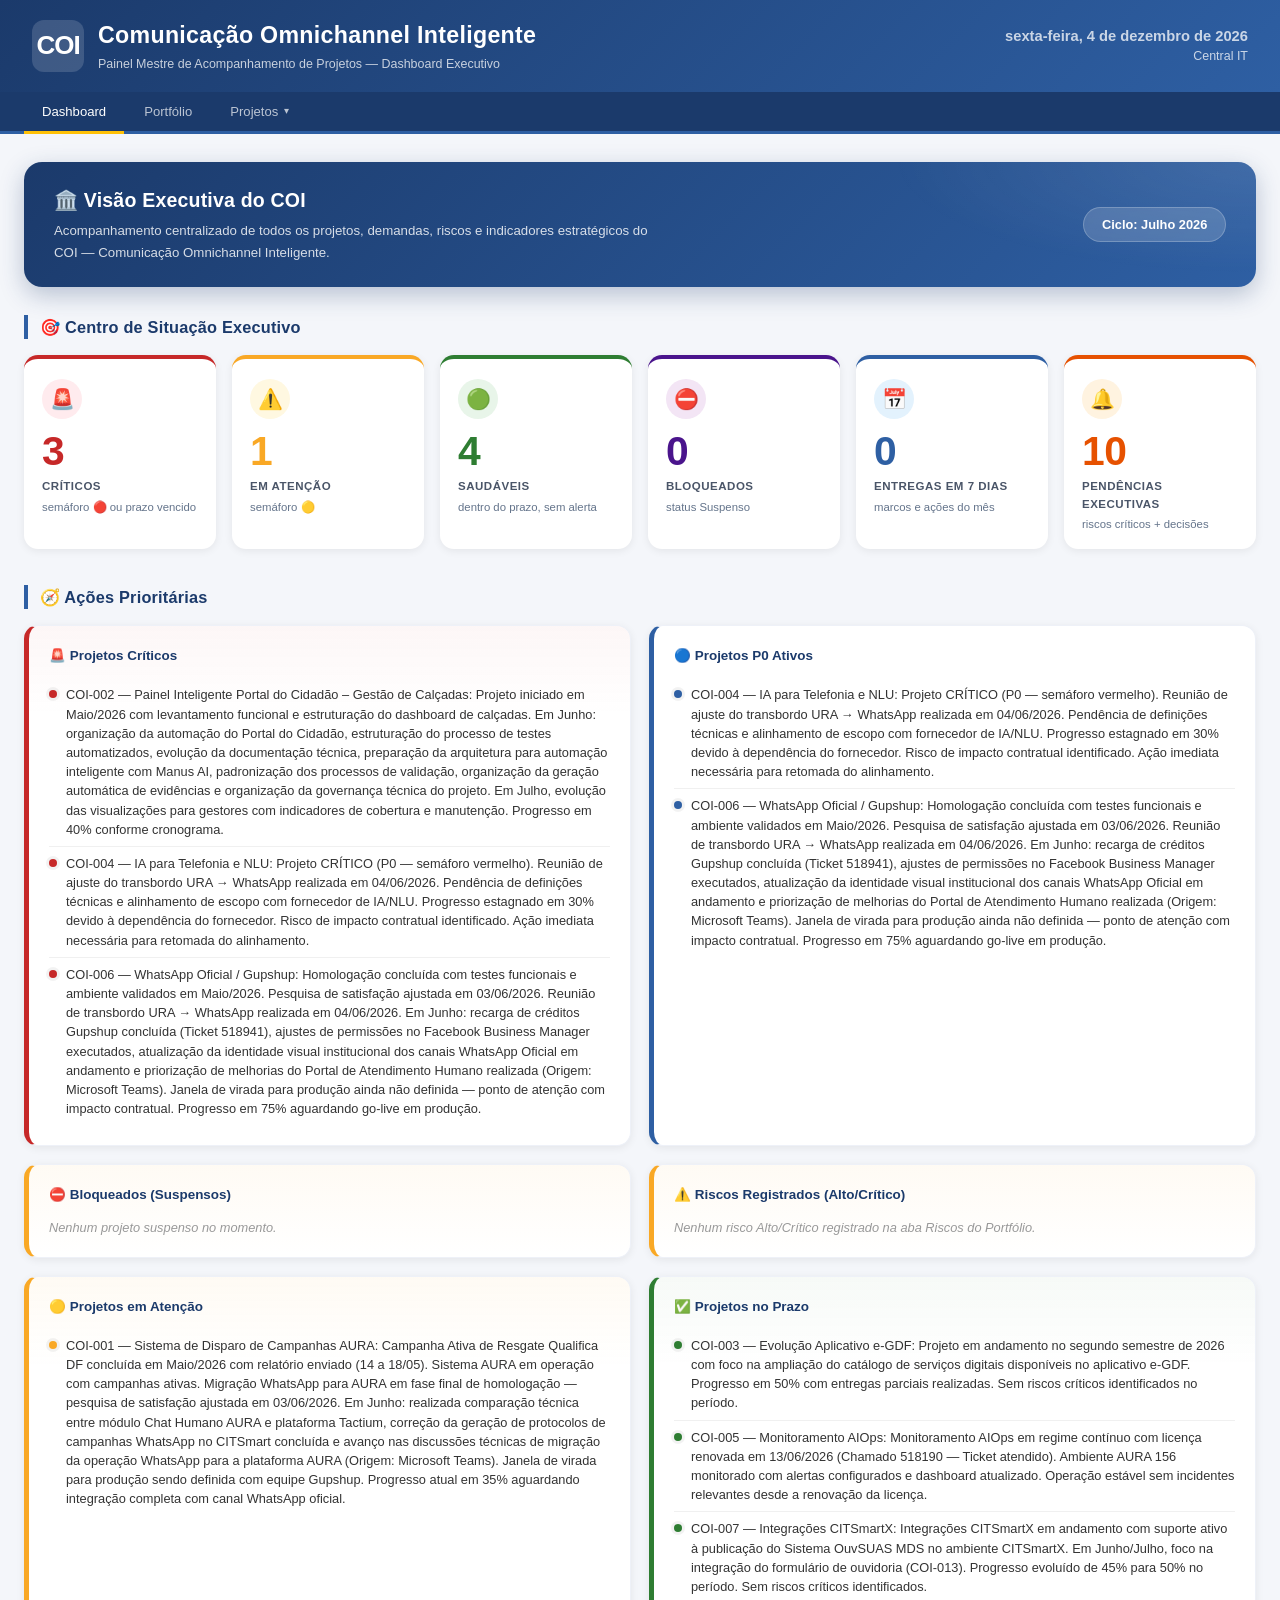
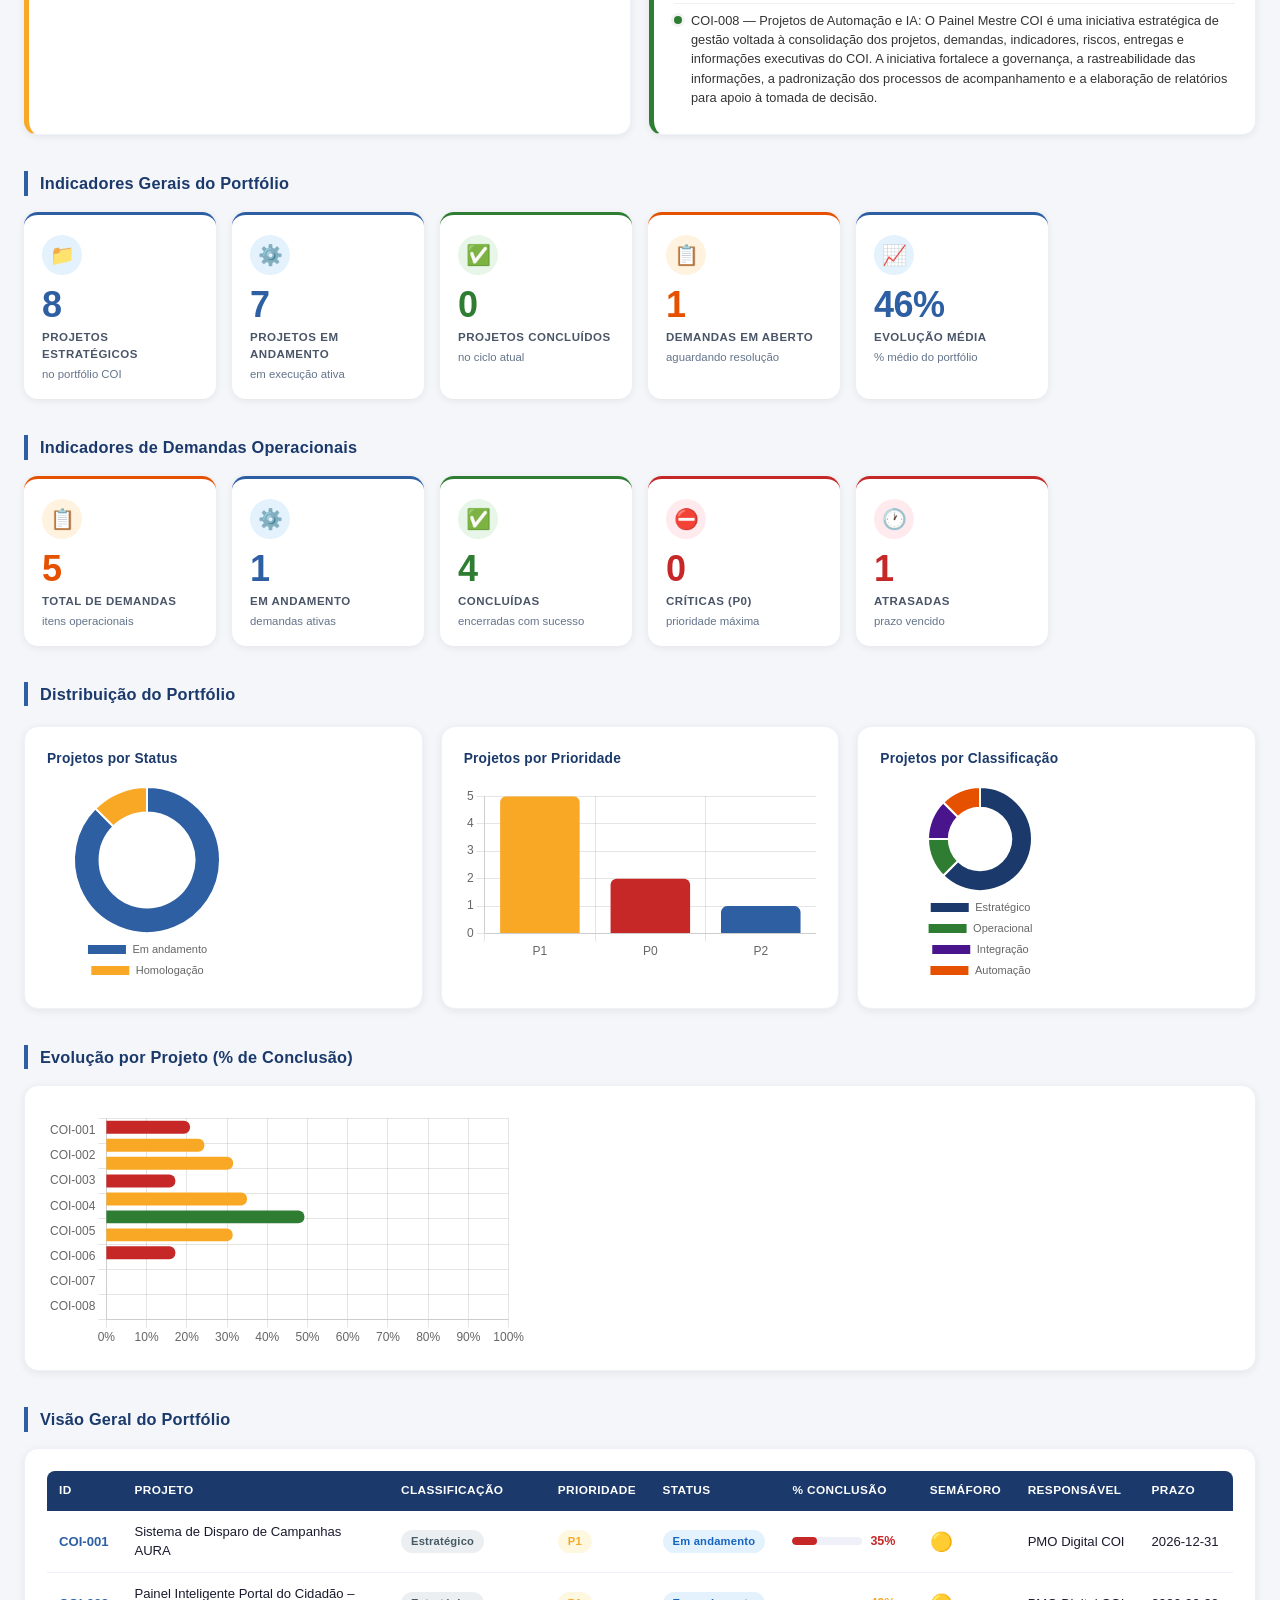
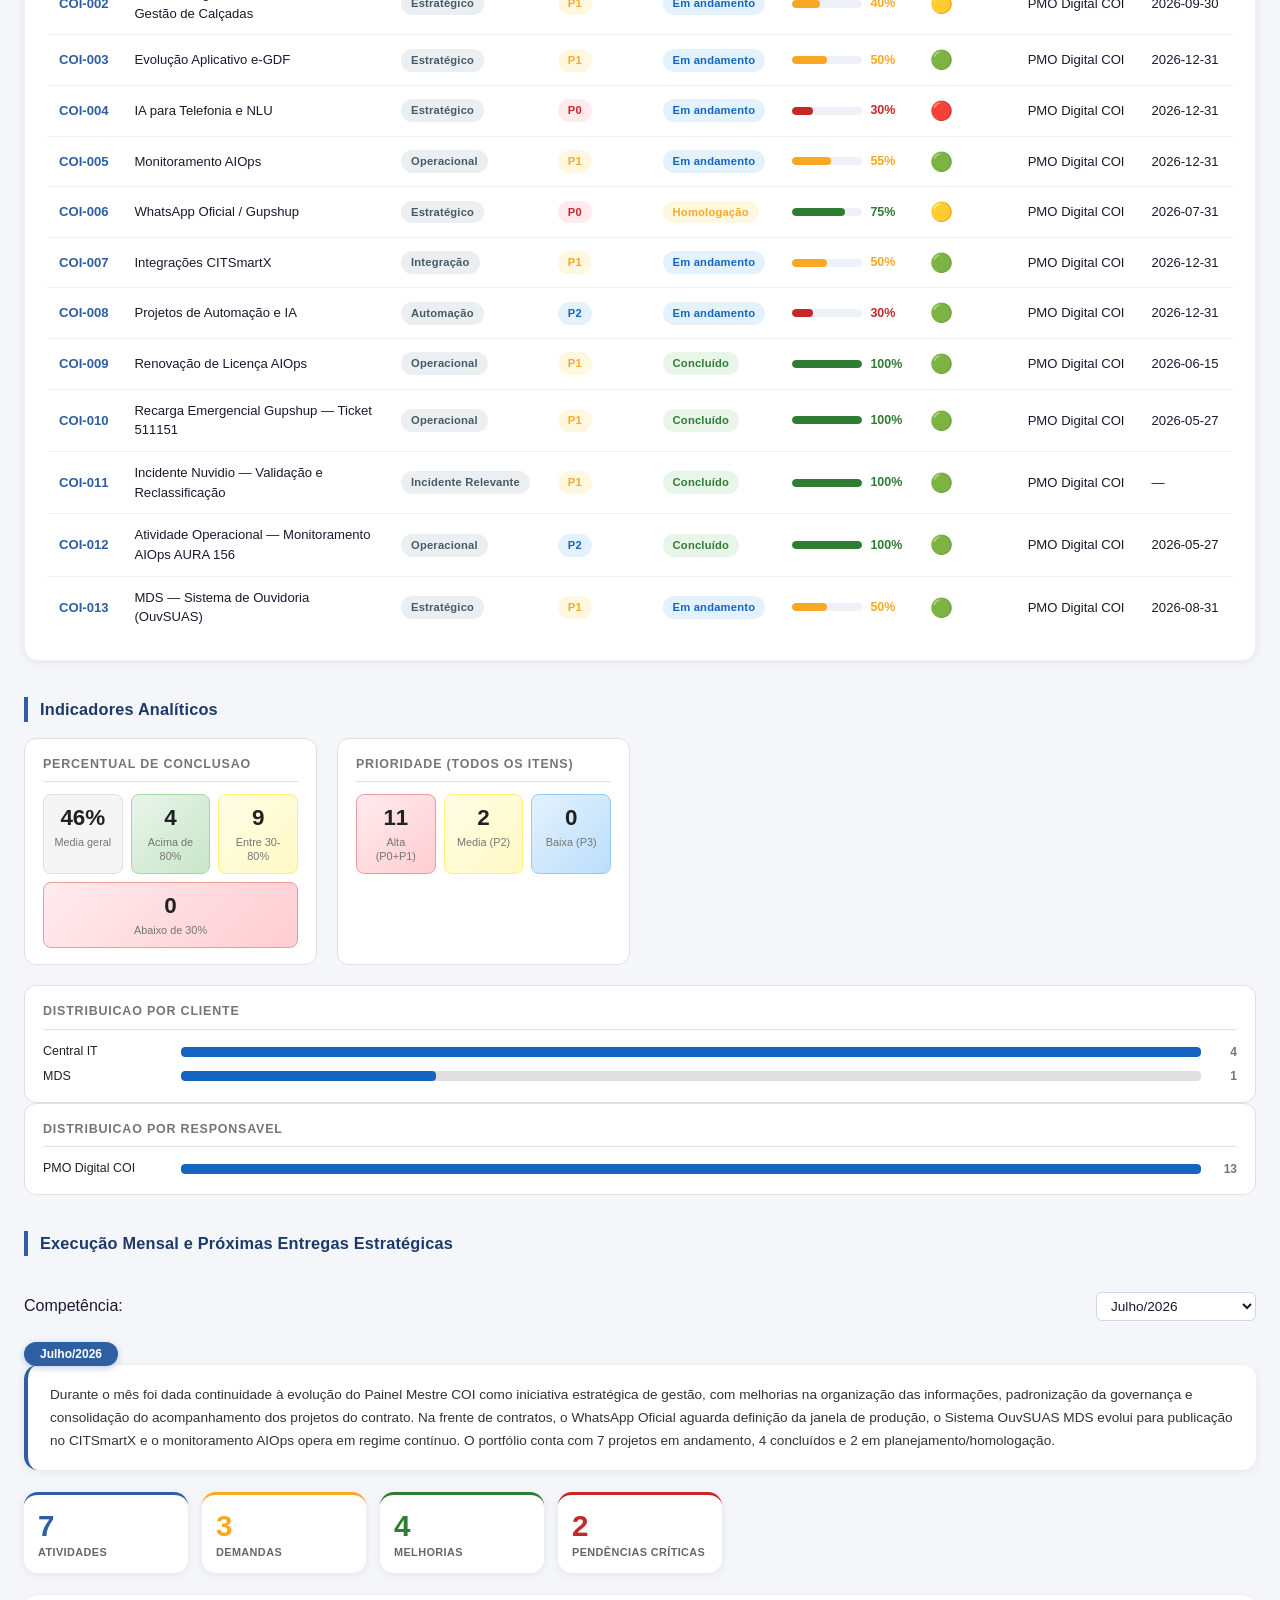
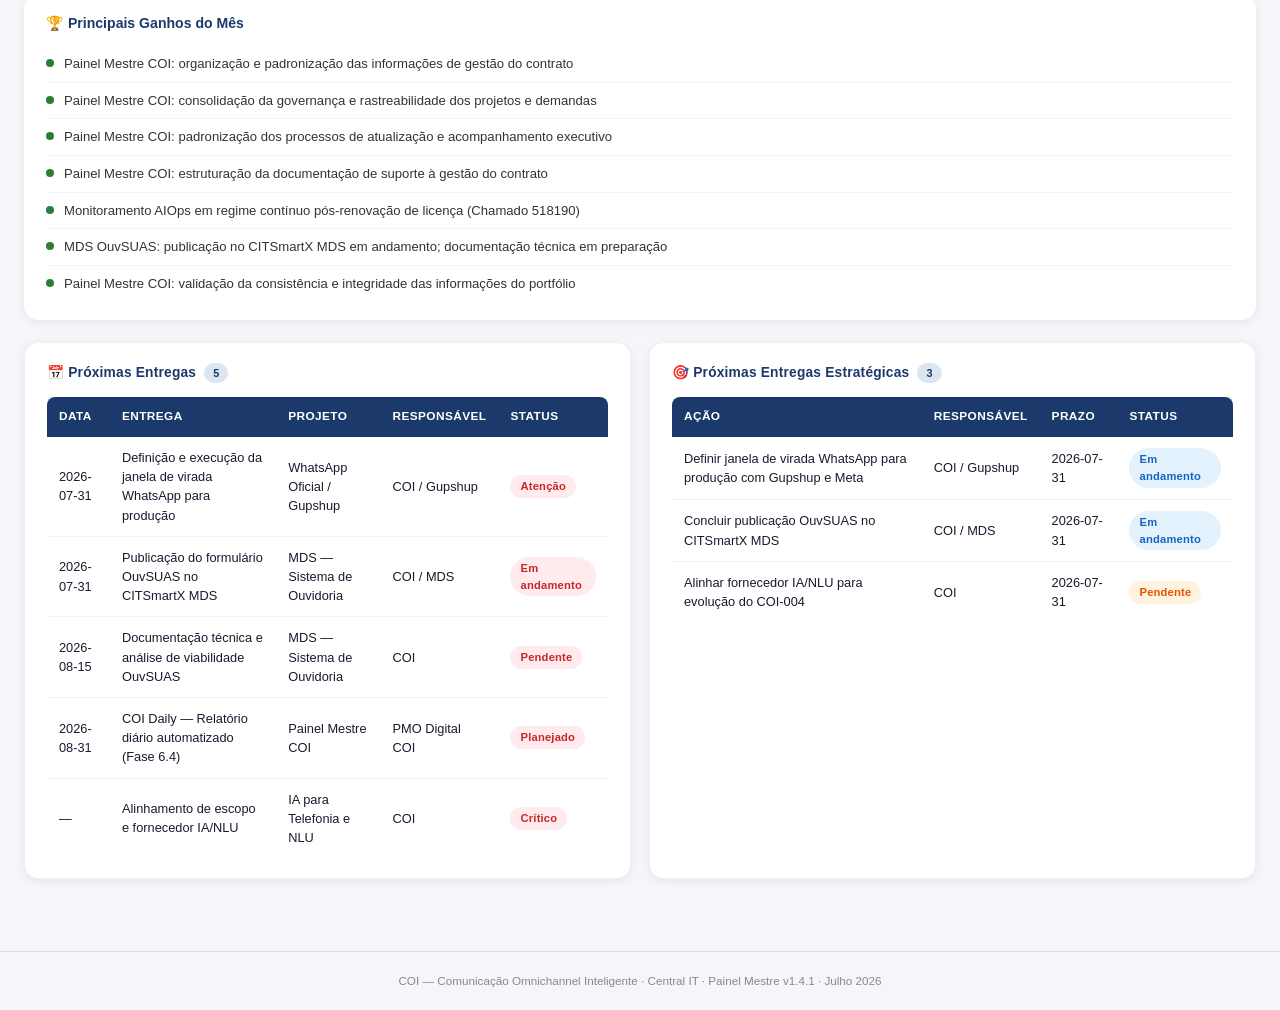
<file: index.html>
<!DOCTYPE html>
<html lang="pt-BR">
<head>
<meta charset="UTF-8">
<meta name="viewport" content="width=device-width, initial-scale=1.0">
<title>COI — Dashboard Executivo</title>
<link rel="stylesheet" href="assets/style.css">
<!-- Chart.js: carrega local primeiro (offline); CDN apenas se arquivo local não encontrado -->
<script src="assets/js/chart.umd.min.js"></script>
<script>
if (typeof Chart === 'undefined') {
  document.write('<scr'+'ipt src="https://cdnjs.cloudflare.com/ajax/libs/Chart.js/4.4.1/chart.umd.min.js"><\/scr'+'ipt>');
}
</script>
<script src="dados/projetos.js"></script>
<!-- Sprint 6.1 — Consolidação: helpers e componentes compartilhados com portfolio.html -->
<script src="assets/js/coi-shared.js"></script>
</head>
<body>

<header>
  <div class="logo-area">
    <div class="logo-box">COI</div>
    <div class="header-title">
      <h1>Comunicação Omnichannel Inteligente</h1>
      <p>Painel Mestre de Acompanhamento de Projetos — Dashboard Executivo</p>
    </div>
  </div>
  <div class="header-meta">
    <strong id="data-atual"></strong>
    Central IT
  </div>
</header>

<nav id="nav-principal">
  <a href="index.html" class="active">Dashboard</a>
  <a href="portfolio.html">Portfólio</a>
  <div class="nav-dropdown" id="nav-projetos">
    <button type="button" class="nav-dropdown-toggle" id="nav-projetos-toggle" aria-haspopup="true" aria-expanded="false" aria-controls="nav-projetos-menu">
      Projetos <span class="nav-caret" aria-hidden="true">▾</span>
    </button>
    <div class="nav-dropdown-menu" id="nav-projetos-menu" role="menu" aria-label="Projetos">
      <div class="nav-dropdown-search-wrap">
        <input type="text" id="nav-projetos-busca" class="nav-dropdown-search" placeholder="Buscar projeto..." autocomplete="off" aria-label="Buscar projeto">
      </div>
      <div class="nav-dropdown-list" id="nav-projetos-list"></div>
      <a href="portfolio.html" class="nav-dropdown-footer">Ver todos os projetos</a>
    </div>
  </div>
</nav>

<main>

  <!-- VISÃO EXECUTIVA DO COI -->
  <div class="ve-banner">
    <div>
      <h2>🏛️ Visão Executiva do COI</h2>
      <p>Acompanhamento centralizado de todos os projetos, demandas, riscos e indicadores estratégicos do COI — Comunicação Omnichannel Inteligente.</p>
    </div>
    <div class="ve-badge" id="badge-ciclo">Carregando...</div>
  </div>

  <!-- CENTRO DE SITUAÇÃO EXECUTIVO (EPIC 4 / Sprint 7.1) -->
  <!-- Sintese imediata: o que um Diretor precisa ver nos primeiros 30 segundos. -->
  <div class="section-title" style="margin-top:8px;">🎯 Centro de Situação Executivo</div>
  <div class="cards-grid cs-headline" id="cs-grid"></div>

  <!-- AÇÕES PRIORITÁRIAS (EPIC 4 / Sprint 7.1) -->
  <!-- Absorve e substitui a antiga seção "Alertas Executivos" (antes ao final da pagina). -->
  <!-- Mesmos dados, reorganizados por prioridade de decisao, sem duplicar contagens do Centro de Situação. -->
  <div class="section-title">🧭 Ações Prioritárias</div>
  <div class="alertas-grid" id="acoes-grid"></div>

  <!-- CARDS PRINCIPAIS -->
  <!-- Sprint 7.1: reduzido de 10 para 5 cards — Atenção, Críticos, Riscos Altos, Decisões
       Pendentes e Entregas da Semana foram absorvidos pelo Centro de Situação Executivo,
       acima, para eliminar duplicação de números (principio "Dados Únicos", EPIC 3). -->
  <div class="section-title">Indicadores Gerais do Portfólio</div>
  <div class="cards-grid">
    <div class="card azul">
      <div class="card-icon">📁</div>
      <div class="card-value" id="c-total">—</div>
      <div class="card-label">Projetos Estratégicos</div>
      <div class="card-sub">no portfólio COI</div>
    </div>
    <div class="card azul">
      <div class="card-icon">⚙️</div>
      <div class="card-value" id="c-andamento">—</div>
      <div class="card-label">Projetos em Andamento</div>
      <div class="card-sub">em execução ativa</div>
    </div>
    <div class="card verde">
      <div class="card-icon">✅</div>
      <div class="card-value" id="c-concluidos">—</div>
      <div class="card-label">Projetos Concluídos</div>
      <div class="card-sub">no ciclo atual</div>
    </div>
    <div class="card laranja">
      <div class="card-icon">📋</div>
      <div class="card-value" id="c-demandas">—</div>
      <div class="card-label">Demandas em Aberto</div>
      <div class="card-sub" id="c-demandas-sub">aguardando resolução</div>
    </div>
    <div class="card azul">
      <div class="card-icon">📈</div>
      <div class="card-value" id="c-evolucao">—</div>
      <div class="card-label">Evolução Média</div>
      <div class="card-sub">% médio do portfólio</div>
    </div>
  </div>

  <!-- INDICADORES DE DEMANDAS OPERACIONAIS (Fase 5B.4) -->
  <div class="section-title">Indicadores de Demandas Operacionais</div>
  <div class="cards-grid" id="op-demandas-cards">
    <div class="card laranja">
      <div class="card-icon">📋</div>
      <div class="card-value" id="op-total">—</div>
      <div class="card-label">Total de Demandas</div>
      <div class="card-sub">itens operacionais</div>
    </div>
    <div class="card azul">
      <div class="card-icon">⚙️</div>
      <div class="card-value" id="op-andamento">—</div>
      <div class="card-label">Em Andamento</div>
      <div class="card-sub">demandas ativas</div>
    </div>
    <div class="card verde">
      <div class="card-icon">✅</div>
      <div class="card-value" id="op-concluidas">—</div>
      <div class="card-label">Concluídas</div>
      <div class="card-sub">encerradas com sucesso</div>
    </div>
    <div class="card vermelho">
      <div class="card-icon">⛔</div>
      <div class="card-value" id="op-criticas">—</div>
      <div class="card-label">Críticas (P0)</div>
      <div class="card-sub">prioridade máxima</div>
    </div>
    <div class="card vermelho">
      <div class="card-icon">🕐</div>
      <div class="card-value" id="op-atrasadas">—</div>
      <div class="card-label">Atrasadas</div>
      <div class="card-sub">prazo vencido</div>
    </div>
  </div>

  <!-- GRÁFICOS -->
  <div class="section-title">Distribuição do Portfólio</div>
  <div class="charts-grid">
    <div class="chart-card">
      <h3>Projetos por Status</h3>
      <div class="chart-wrap"><canvas id="chartStatus"></canvas></div>
      <div class="chart-fallback" id="fb-status">Gráfico indisponível — verifique conexão com internet para carregar Chart.js</div>
    </div>
    <div class="chart-card">
      <h3>Projetos por Prioridade</h3>
      <div class="chart-wrap"><canvas id="chartPrioridade"></canvas></div>
      <div class="chart-fallback" id="fb-prior">Gráfico indisponível</div>
    </div>
    <div class="chart-card">
      <h3>Projetos por Classificação</h3>
      <div class="chart-wrap"><canvas id="chartClassificacao"></canvas></div>
      <div class="chart-fallback" id="fb-class">Gráfico indisponível</div>
    </div>
  </div>

  <!-- EVOLUÇÃO POR PROJETO -->
  <div class="section-title">Evolução por Projeto (% de Conclusão)</div>
  <div class="chart-card" style="margin-bottom:20px;">
    <div style="position:relative;height:240px;"><canvas id="chartEvolucao"></canvas></div>
    <div class="chart-fallback" id="fb-evolucao">Gráfico indisponível</div>
  </div>

  <!-- TABELA DE PORTFÓLIO -->
  <div class="section-title">Visão Geral do Portfólio</div>
  <div class="table-card">
    <table>
      <thead>
        <tr>
          <th>ID</th>
          <th>Projeto</th>
          <th>Classificação</th>
          <th>Prioridade</th>
          <th>Status</th>
          <th>% Conclusão</th>
          <th>Semáforo</th>
          <th>Responsável</th>
          <th>Prazo</th>
        </tr>
      </thead>
      <tbody id="tbody-portfolio"></tbody>
    </table>
  </div>

  <!-- INDICADORES ANALÍTICOS (Fase 5B.4) -->
  <div class="section-title">Indicadores Analíticos</div>
  <div id="op-analiticos"></div>

  <!-- EXECUÇÃO MENSAL E PRÓXIMAS ENTREGAS ESTRATÉGICAS -->
  <div class="section-title" id="em-section-title">Execução Mensal e Próximas Entregas Estratégicas</div>
  <div class="em-section" id="em-section">
    <div id="em-controls"></div>
    <div id="em-content"></div>
  </div>

  <!-- Sprint 7.1: seção "Alertas Executivos" removida deste ponto — conteúdo
       incorporado e enriquecido em "Ações Prioritárias", logo abaixo do banner
       (mesma informação, mais visível, sem duplicação). -->

</main>

<footer>
  COI — Comunicação Omnichannel Inteligente · Central IT · Painel Mestre v1.4.1 · <span id="footer-ciclo"></span>
</footer>

<script>
// ─── Helpers ────────────────────────────────────────────────────────
// Sprint 6.1: clearEl/priorBadge/statusBadge/percColor consolidados em
// assets/js/coi-shared.js (eram duplicados byte-a-byte com portfolio.html).
// semClass() removida — código morto, nunca era chamada nesta página.
// ─── Data e ciclo ────────────────────────────────────────────────────
const now = new Date();
document.getElementById('data-atual').textContent =
  now.toLocaleDateString('pt-BR',{weekday:'long',year:'numeric',month:'long',day:'numeric'});
const ciclo = COI_DATA.meta?.ciclo || now.toLocaleDateString('pt-BR',{month:'long',year:'numeric'});
document.getElementById('badge-ciclo').textContent = 'Ciclo: ' + ciclo;
document.getElementById('footer-ciclo').textContent = ciclo;

// ─── Nav dinâmica: menu suspenso "Projetos" ───────────────────────────
// Sprint 6.1: implementação consolidada em assets/js/coi-shared.js
// (coiInitNavDropdown), reutilizada por index.html e portfolio.html.
coiInitNavDropdown();

// ─── Calcular cards ──────────────────────────────────────────────────
// Fase 5B.1: ps = todos os itens; psProj = apenas tipoItem 'Projeto'
const ps     = COI_DATA.projetos;
const psProj = getProjetosEstrategicos(ps); // Sprint 6.1: helper consolidado em coi-shared.js
const total     = psProj.length;
const andamento = psProj.filter(p => p.status === 'Em andamento').length;
// Sprint 7.1: 'atencao'/'criticos' (por semáforo) removidos daqui — os cards
// que os usavam saíram do Dashboard; Centro de Situação Executivo agora
// calcula os equivalentes via calcularSaude() (também cobre prazo vencido).
const concluidos= psProj.filter(p => p.status === 'Concluído').length;
const evolMedia = psProj.length > 0 ? Math.round(psProj.reduce((acc,p)=>acc+p.percentual,0)/psProj.length) : 0;

document.getElementById('c-total').textContent    = total;
document.getElementById('c-andamento').textContent= andamento;
document.getElementById('c-concluidos').textContent = concluidos;
// Fase 5A.2 — B-02: usa execucoesMensais[last] (mesma cadeia de buildExecucaoMensal)
// Fallback: execucoesMensais[last] → execucaoMensal → {}
const em = (COI_DATA.meta && Array.isArray(COI_DATA.meta.execucoesMensais) && COI_DATA.meta.execucoesMensais.length > 0)
  ? COI_DATA.meta.execucoesMensais[COI_DATA.meta.execucoesMensais.length - 1]
  : ((COI_DATA.meta && COI_DATA.meta.execucaoMensal) ? COI_DATA.meta.execucaoMensal : {});
const totalRiscos   = psProj.reduce(function(acc,p){ return acc + (p.riscosCriticos   || 0); }, 0);
const totalDecisoes = psProj.reduce(function(acc,p){ return acc + (p.decisoesPendentes || 0); }, 0);
// Fase 5B.1: Demandas em Aberto = todos os itens operacionais não-Projeto e não-Concluídos
const nDemandas = ps.filter(function(p){ return p.tipoItem && p.tipoItem !== 'Projeto' && p.status !== 'Concluído'; }).length;
// Entregas da semana: janela [hoje, hoje+7] com data válida
const _hoje   = new Date(); _hoje.setHours(0, 0, 0, 0);
const _em7    = new Date(_hoje.getTime()); _em7.setDate(_em7.getDate() + 7); _em7.setHours(23, 59, 59, 999);
const nEntregas = Array.isArray(em.proximasEntregas)
  ? em.proximasEntregas.filter(function(e) {
      if (!e.data) return false;
      var d = new Date(e.data);
      return !isNaN(d.getTime()) && d >= _hoje && d <= _em7;
    }).length : 0;
document.getElementById('c-demandas').textContent = nDemandas;
document.getElementById('c-evolucao').textContent = evolMedia + '%';

// ─── Centro de Situação Executivo (EPIC 4 / Sprint 7.1 — Etapa 3) ─────
// Sintese executiva: usa exclusivamente campos ja existentes em COI_DATA.projetos
// via calcularSaude() (assets/js/coi-shared.js, padrao consolidado na Sprint 6.1).
// "Bloqueados" reaproveita o status 'Suspenso' ja previsto na modelagem de dados —
// nenhum campo novo foi criado.
function buildCentroSituacao() {
  var el = document.getElementById('cs-grid');
  if (!el) return;
  clearEl(el);

  var criticosSaude  = psProj.filter(function(p){ return calcularSaude(p).label === 'Crítico'; });
  var atencaoSaude   = psProj.filter(function(p){ return calcularSaude(p).label === 'Atenção'; });
  var saudaveisSaude = psProj.filter(function(p){ return calcularSaude(p).label === 'Saudável'; });
  var bloqueados     = psProj.filter(function(p){ return p.status === 'Suspenso'; });
  var pendenciasExec = totalRiscos + totalDecisoes;

  [
    { icon: '🚨', valor: criticosSaude.length,  label: 'Críticos',            cls: 'vermelho', sub: 'semáforo 🔴 ou prazo vencido' },
    { icon: '⚠️', valor: atencaoSaude.length,   label: 'Em Atenção',          cls: 'amarelo',  sub: 'semáforo 🟡' },
    { icon: '🟢', valor: saudaveisSaude.length, label: 'Saudáveis',           cls: 'verde',    sub: 'dentro do prazo, sem alerta' },
    { icon: '⛔', valor: bloqueados.length,     label: 'Bloqueados',          cls: 'roxo',     sub: 'status Suspenso' },
    { icon: '📅', valor: nEntregas,             label: 'Entregas em 7 Dias',  cls: 'azul',     sub: 'marcos e ações do mês' },
    { icon: '🔔', valor: pendenciasExec,        label: 'Pendências Executivas', cls: 'laranja', sub: 'riscos críticos + decisões' }
  ].forEach(function(ind) {
    var card = document.createElement('div');
    card.className = 'card ' + ind.cls;
    var icon = document.createElement('div'); icon.className = 'card-icon'; icon.textContent = ind.icon;
    var val  = document.createElement('div'); val.className  = 'card-value'; val.textContent = ind.valor;
    var lbl  = document.createElement('div'); lbl.className  = 'card-label'; lbl.textContent = ind.label;
    var sub  = document.createElement('div'); sub.className  = 'card-sub';   sub.textContent = ind.sub;
    card.append(icon, val, lbl, sub);
    el.appendChild(card);
  });
}
buildCentroSituacao();

// ─── Riscos registrados (Alto/Crítico) — leitura local (Etapa 5) ──────
// Reaproveita o mesmo mecanismo de coiCarregarSecaoFicha('PORTFOLIO','riscos')
// usado por portfolio.html (dados/projetos.js). Nao cria fonte de dados nova;
// depende de riscos ja cadastrados manualmente na aba Riscos do Portfólio —
// por isso pode aparecer vazio em navegadores/sessões sem cadastro previo.
function nivelRiscoSimples(prob, imp) {
  if (prob === 'Alta' && imp === 'Alto') return 'Crítico';
  if (prob === 'Alta' || imp === 'Alto') return 'Alto';
  return 'outro';
}
function getRiscosAltoCritico() {
  var riscos = (typeof coiCarregarSecaoFicha === 'function') ? coiCarregarSecaoFicha('PORTFOLIO', 'riscos') : [];
  return riscos.filter(function(r) {
    var n = nivelRiscoSimples(r.prob, r.imp);
    return n === 'Alto' || n === 'Crítico';
  });
}

// ─── Tabela de portfólio ─────────────────────────────────────────────
const tbody = document.getElementById('tbody-portfolio');
ps.forEach(p => {
  const fc = percColor(p.percentual);
  const tr = document.createElement('tr');

  const tdId = document.createElement('td');
  const link = document.createElement('a');
  link.href = `projetos/ficha.html#${p.id}`;
  link.className = 'proj-link';
  link.textContent = p.id;
  tdId.appendChild(link);

  const tdNome = document.createElement('td');
  tdNome.style.maxWidth = '260px';
  tdNome.textContent = p.nome;

  const tdClass = document.createElement('td');
  const spanC = document.createElement('span');
  spanC.className = 'badge badge-cinza';
  spanC.textContent = p.classificacao;
  tdClass.appendChild(spanC);

  const tdPrior = document.createElement('td');
  const spanP = document.createElement('span');
  spanP.className = `badge ${priorBadge(p.prioridade)}`;
  spanP.textContent = p.prioridade;
  tdPrior.appendChild(spanP);

  const tdStatus = document.createElement('td');
  const spanS = document.createElement('span');
  spanS.className = `badge ${statusBadge(p.status)}`;
  spanS.textContent = p.status;
  tdStatus.appendChild(spanS);

  const tdPerc = document.createElement('td');
  tdPerc.innerHTML = `<div style="display:flex;align-items:center;gap:8px;">
    <div class="progress-bar"><div class="progress-fill" style="width:${p.percentual}%;background:${fc}"></div></div>
    <span style="font-size:.78rem;font-weight:600;color:${fc}">${p.percentual}%</span>
  </div>`;

  const tdSem = document.createElement('td');
  tdSem.className = 'semaforo';
  tdSem.textContent = p.semaforo;

  const tdResp = document.createElement('td');
  tdResp.textContent = p.responsavel || '—';

  const tdPrazo = document.createElement('td');
  tdPrazo.textContent = p.prazoPrevisto || '—';

  tr.append(tdId, tdNome, tdClass, tdPrior, tdStatus, tdPerc, tdSem, tdResp, tdPrazo);
  tbody.appendChild(tr);
});

// ─── Execução Mensal e Próximas Entregas Estratégicas ────────────────
// Fase 4A.1: seletor de competência com fallback para execucaoMensal
function buildExecucaoMensal() {
  var emControls = document.getElementById('em-controls');
  var emContent  = document.getElementById('em-content');
  if (!emContent) return;

  // Resolução: execucoesMensais[] → execucaoMensal → {}
  var lista = (COI_DATA.meta && Array.isArray(COI_DATA.meta.execucoesMensais)
    && COI_DATA.meta.execucoesMensais.length > 0)
    ? COI_DATA.meta.execucoesMensais : null;

  var emData = lista
    ? lista[lista.length - 1]
    : ((COI_DATA.meta && COI_DATA.meta.execucaoMensal) ? COI_DATA.meta.execucaoMensal : {});

  // Seletor: somente quando há mais de 1 competência e em-controls ainda não foi preenchido
  if (emControls && lista && lista.length > 1 && !emControls.hasChildNodes()) {
    var wrap = document.createElement('div');
    wrap.className = 'em-header';
    var lbl = document.createElement('label');
    lbl.setAttribute('for', 'em-select-competencia');
    lbl.textContent = 'Competência:';
    var sel = document.createElement('select');
    sel.id = 'em-select-competencia';
    sel.className = 'em-select';
    lista.forEach(function(item) {
      var opt = document.createElement('option');
      opt.value = item.competencia;
      opt.textContent = item.rotulo || item.competencia;
      sel.appendChild(opt);
    });
    sel.value = emData.competencia;
    sel.addEventListener('change', function() {
      var chosen = lista.find(function(x){ return x.competencia === sel.value; }) || emData;
      clearEl(emContent);
      renderEmConteudo(emContent, chosen);
    });
    wrap.append(lbl, sel);
    emControls.appendChild(wrap);
  }

  // Renderiza conteúdo inicial (Junho/2026 — último item da lista)
  clearEl(emContent);
  renderEmConteudo(emContent, emData);
}

function renderEmConteudo(container, emData) {
  // Badge de competência
  if (emData.competencia) {
    var badge = document.createElement('span');
    badge.className = 'em-competencia-badge';
    badge.textContent = emData.competencia;
    container.appendChild(badge);
  }

  // Resumo executivo
  var resumoDiv = document.createElement('div');
  resumoDiv.className = emData.resumo ? 'em-resumo' : 'em-resumo em-resumo-placeholder';
  resumoDiv.textContent = emData.resumo
    || 'Resumo executivo do mês não preenchido. Edite meta.execucoesMensais em dados/projetos.js.';
  container.appendChild(resumoDiv);

  // Mini-cards mensais
  var miniGrid = document.createElement('div');
  miniGrid.className = 'em-mini-cards';
  [
    { label: 'Atividades',          value: emData.totalAtividades    || 0, cls: '' },
    { label: 'Demandas',            value: emData.totalDemandas      || 0, cls: 'amarelo' },
    { label: 'Melhorias',           value: emData.totalMelhorias     || 0, cls: 'verde' },
    { label: 'Pendências Críticas', value: emData.pendenciasCriticas || 0,
      cls: (emData.pendenciasCriticas || 0) > 0 ? 'vermelho' : '' }
  ].forEach(function(mc) {
    var card = document.createElement('div');
    card.className = 'em-mini-card' + (mc.cls ? ' ' + mc.cls : '');
    var val = document.createElement('div');
    val.className = 'em-mini-value';
    val.textContent = mc.value;
    var lbl = document.createElement('div');
    lbl.className = 'em-mini-label';
    lbl.textContent = mc.label;
    card.append(val, lbl);
    miniGrid.appendChild(card);
  });
  container.appendChild(miniGrid);

  // Principais ganhos
  var ganhos = Array.isArray(emData.principaisGanhos)
    ? emData.principaisGanhos.filter(function(g){ return g; }) : [];
  if (ganhos.length > 0) {
    var gDiv = document.createElement('div');
    gDiv.className = 'em-ganhos';
    var gH3 = document.createElement('h3');
    gH3.textContent = '🏆 Principais Ganhos do Mês';
    gDiv.appendChild(gH3);
    ganhos.forEach(function(g) {
      var item = document.createElement('div');
      item.className = 'em-ganho-item';
      var dot = document.createElement('div');
      dot.className = 'em-ganho-dot';
      var txt = document.createElement('span');
      txt.textContent = g;
      item.append(dot, txt);
      gDiv.appendChild(item);
    });
    container.appendChild(gDiv);
  }

  // Grid de tabelas
  var tGrid = document.createElement('div');
  tGrid.className = 'em-tables-grid';

  // — Próximas Entregas — EPIC 3/Sprint 6 Etapa 6: ordenadas por data (mais próxima primeiro)
  var entregas = Array.isArray(emData.proximasEntregas)
    ? emData.proximasEntregas.filter(function(e){ return e.entrega; }).slice().sort(function(a, b) {
        if (!a.data) return 1;
        if (!b.data) return -1;
        return new Date(a.data) - new Date(b.data);
      }) : [];
  var cEnt = document.createElement('div');
  cEnt.className = 'em-table-card';
  var h3Ent = document.createElement('h3');
  h3Ent.appendChild(document.createTextNode('📅 Próximas Entregas '));
  var cntEnt = document.createElement('span');
  cntEnt.className = 'em-count-badge';
  cntEnt.textContent = entregas.length;
  h3Ent.appendChild(cntEnt);
  cEnt.appendChild(h3Ent);
  if (entregas.length === 0) {
    var empEnt = document.createElement('div');
    empEnt.className = 'empty';
    empEnt.textContent = 'Nenhuma entrega prevista para o período.';
    cEnt.appendChild(empEnt);
  } else {
    var tblEnt = document.createElement('table');
    var thdEnt = document.createElement('thead');
    var hrEnt  = document.createElement('tr');
    ['Data','Entrega','Projeto','Responsável','Status'].forEach(function(col){
      var th = document.createElement('th'); th.textContent = col; hrEnt.appendChild(th);
    });
    thdEnt.appendChild(hrEnt); tblEnt.appendChild(thdEnt);
    var tbdEnt = document.createElement('tbody');
    entregas.forEach(function(e) {
      var tr = document.createElement('tr');
      [e.data||'—', e.entrega||'—', e.projeto||'—', e.responsavel||'—'].forEach(function(v){
        var td = document.createElement('td'); td.textContent = v; tr.appendChild(td);
      });
      var tdS = document.createElement('td');
      var s = e.status || 'No prazo';
      var bg = document.createElement('span');
      bg.className = 'badge ' + (s==='No prazo' ? 'badge-prazo-ok'
        : s==='Em atenção' ? 'badge-prazo-atencao' : 'badge-prazo-atrasado');
      bg.textContent = s; tdS.appendChild(bg); tr.appendChild(tdS);
      tbdEnt.appendChild(tr);
    });
    tblEnt.appendChild(tbdEnt); cEnt.appendChild(tblEnt);
  }
  tGrid.appendChild(cEnt);

  // — Próximas Entregas Estratégicas —
  var peItems = Array.isArray(emData.planoExcelencia)
    ? emData.planoExcelencia.filter(function(p){ return p.acao; }).slice().sort(function(a, b) {
        if (!a.prazo) return 1;
        if (!b.prazo) return -1;
        return new Date(a.prazo) - new Date(b.prazo);
      }) : [];
  var cPE = document.createElement('div');
  cPE.className = 'em-table-card';
  var h3PE = document.createElement('h3');
  h3PE.appendChild(document.createTextNode('🎯 Próximas Entregas Estratégicas '));
  var cntPE = document.createElement('span');
  cntPE.className = 'em-count-badge';
  cntPE.textContent = peItems.length;
  h3PE.appendChild(cntPE);
  cPE.appendChild(h3PE);
  if (peItems.length === 0) {
    var empPE = document.createElement('div');
    empPE.className = 'empty';
    empPE.textContent = 'Nenhuma ação de excelência cadastrada para o período.';
    cPE.appendChild(empPE);
  } else {
    var tblPE = document.createElement('table');
    var thdPE = document.createElement('thead');
    var hrPE  = document.createElement('tr');
    ['Ação','Responsável','Prazo','Status'].forEach(function(col){
      var th = document.createElement('th'); th.textContent = col; hrPE.appendChild(th);
    });
    thdPE.appendChild(hrPE); tblPE.appendChild(thdPE);
    var tbdPE = document.createElement('tbody');
    var peMap = {
      'Pendente':'badge-pe-pendente', 'Em andamento':'badge-pe-andamento',
      'Concluído':'badge-pe-concluido', 'Atrasado':'badge-pe-atrasado',
      'Bloqueado':'badge-pe-bloqueado'
    };
    peItems.forEach(function(item) {
      var tr = document.createElement('tr');
      [item.acao||'—', item.responsavel||'—', item.prazo||'—'].forEach(function(v){
        var td = document.createElement('td'); td.textContent = v; tr.appendChild(td);
      });
      var tdS = document.createElement('td');
      var s = item.status || 'Pendente';
      var bg = document.createElement('span');
      bg.className = 'badge ' + (peMap[s] || 'badge-pe-pendente');
      bg.textContent = s; tdS.appendChild(bg); tr.appendChild(tdS);
      tbdPE.appendChild(tr);
    });
    tblPE.appendChild(tbdPE); cPE.appendChild(tblPE);
  }
  tGrid.appendChild(cPE);
  container.appendChild(tGrid);
}
buildExecucaoMensal();


// ─── Indicadores Operacionais (Fase 5B.4) ─────────────────────────────────────
function buildIndicadoresOperacionais() {
  var psOp = ps.filter(function(p){ return p.tipoItem && p.tipoItem !== 'Projeto'; });
  var hoje = new Date(); hoje.setHours(0, 0, 0, 0);

  // --- Demandas (cards já no HTML) ---
  document.getElementById('op-total').textContent      = psOp.length;
  document.getElementById('op-andamento').textContent  = psOp.filter(function(p){ return p.status === 'Em andamento'; }).length;
  document.getElementById('op-concluidas').textContent = psOp.filter(function(p){ return p.status === 'Concluido' || p.status === 'Concluído'; }).length;
  document.getElementById('op-criticas').textContent   = psOp.filter(function(p){ return p.prioridade === 'P0'; }).length;
  document.getElementById('op-atrasadas').textContent  = psOp.filter(function(p) {
    if (p.status === 'Concluído' || p.status === 'Concluido') return false;
    if (!p.prazoResolucao) return false;
    var d = new Date(p.prazoResolucao);
    return !isNaN(d.getTime()) && d < hoje;
  }).length;

  // --- Percentual (todos os itens) ---
  var percAcima80  = ps.filter(function(p){ return (p.percentual || 0) >= 80; }).length;
  var percMedio    = ps.filter(function(p){ return (p.percentual || 0) >= 30 && (p.percentual || 0) < 80; }).length;
  var percAbaixo30 = ps.filter(function(p){ return (p.percentual || 0) < 30; }).length;

  // --- Prioridade (todos os itens) ---
  var priorAlta  = ps.filter(function(p){ return p.prioridade === 'P0' || p.prioridade === 'P1'; }).length;
  var priorMedia = ps.filter(function(p){ return p.prioridade === 'P2'; }).length;
  var priorBaixa = ps.filter(function(p){ return p.prioridade === 'P3'; }).length;

  // --- Clientes (por orgao em itens operacionais) ---
  var clienteMap = {};
  psOp.forEach(function(p) {
    var c = p.orgao || 'Não informado';
    clienteMap[c] = (clienteMap[c] || 0) + 1;
  });

  // --- Responsaveis (todos os itens) ---
  var respMap = {};
  ps.forEach(function(p) {
    var r = p.responsavel || 'Não informado';
    respMap[r] = (respMap[r] || 0) + 1;
  });

  // --- Renderizar secao analitica ---
  var container = document.getElementById('op-analiticos');
  clearEl(container);

  function makeOpGroup(titulo, items) {
    var grp = document.createElement('div');
    grp.className = 'op-group';
    var h3 = document.createElement('h3');
    h3.className = 'op-group-title';
    h3.textContent = titulo;
    grp.appendChild(h3);
    var grid = document.createElement('div');
    grid.className = 'op-mini-cards';
    items.forEach(function(item) {
      var card = document.createElement('div');
      card.className = 'op-mini-card' + (item.cls ? ' op-' + item.cls : '');
      var val = document.createElement('div');
      val.className = 'op-mini-value';
      val.textContent = item.value;
      var lbl = document.createElement('div');
      lbl.className = 'op-mini-label';
      lbl.textContent = item.label;
      card.append(val, lbl);
      grid.appendChild(card);
    });
    grp.appendChild(grid);
    return grp;
  }

  function makeDistMap(titulo, map) {
    var grp = document.createElement('div');
    grp.className = 'op-group';
    var h3 = document.createElement('h3');
    h3.className = 'op-group-title';
    h3.textContent = titulo;
    grp.appendChild(h3);
    var grid = document.createElement('div');
    grid.className = 'op-dist-grid';
    var entries = Object.entries(map).sort(function(a, b){ return b[1] - a[1]; });
    if (entries.length === 0) {
      var empty = document.createElement('div');
      empty.className = 'op-dist-empty';
      empty.textContent = 'Nenhum dado disponivel.';
      grid.appendChild(empty);
    } else {
      var maxVal = entries[0][1];
      entries.forEach(function(entry) {
        var row = document.createElement('div');
        row.className = 'op-dist-row';
        var lbl = document.createElement('span');
        lbl.className = 'op-dist-label';
        lbl.textContent = entry[0];
        var bar = document.createElement('div');
        bar.className = 'op-dist-bar-wrap';
        var fill = document.createElement('div');
        fill.className = 'op-dist-bar-fill';
        fill.style.width = Math.round((entry[1] / maxVal) * 100) + '%';
        bar.appendChild(fill);
        var cnt = document.createElement('span');
        cnt.className = 'op-dist-count';
        cnt.textContent = entry[1];
        row.append(lbl, bar, cnt);
        grid.appendChild(row);
      });
    }
    grp.appendChild(grid);
    return grp;
  }

  var outerGrid = document.createElement('div');
  outerGrid.className = 'op-outer-grid';

  // Nota (EPIC 3/Sprint 6 — Etapa 8): os grupos "Projetos Estrategicos" e
  // "Semaforo dos Projetos" foram removidos daqui por duplicarem, com os
  // mesmos números, os cards do topo do Dashboard (c-total, c-andamento,
  // c-concluidos) e, desde a Sprint 7.1, o Centro de Situação Executivo —
  // principio "Dados unicos" / menos poluicao visual.
  outerGrid.appendChild(makeOpGroup('Percentual de Conclusao', [
    { label: 'Media geral', value: evolMedia + '%', cls: '' },
    { label: 'Acima de 80%', value: percAcima80, cls: 'verde' },
    { label: 'Entre 30-80%', value: percMedio, cls: 'amarelo' },
    { label: 'Abaixo de 30%', value: percAbaixo30, cls: 'vermelho' }
  ]));

  outerGrid.appendChild(makeOpGroup('Prioridade (Todos os Itens)', [
    { label: 'Alta (P0+P1)', value: priorAlta, cls: 'vermelho' },
    { label: 'Media (P2)', value: priorMedia, cls: 'amarelo' },
    { label: 'Baixa (P3)', value: priorBaixa, cls: 'azul' }
  ]));

  container.appendChild(outerGrid);
  container.appendChild(makeDistMap('Distribuicao por Cliente', clienteMap));
  container.appendChild(makeDistMap('Distribuicao por Responsavel', respMap));
}
buildIndicadoresOperacionais();

// ─── Ações Prioritárias (EPIC 4 / Sprint 7.1 — Etapas 4 e 5) ──────────
// Substitui buildAlertas(): mesmos dados de origem (psProj + riscos), reordenados
// por prioridade de decisão (o que exige ação primeiro) e enriquecidos com
// Bloqueados (status Suspenso) e Riscos Registrados Alto/Crítico — sem criar
// campos novos. "Críticos" agora usa calcularSaude() (padrão único da Sprint 6.1),
// que também captura prazo vencido, não só semáforo vermelho.
function buildAcoesPrioritarias() {
  const grid = document.getElementById('acoes-grid');
  if (!grid) return;
  clearEl(grid);

  const criticos_list  = psProj.filter(p => calcularSaude(p).label === 'Crítico');
  const p0_list        = psProj.filter(p => p.prioridade === 'P0' && p.status !== 'Concluído' && p.status !== 'Suspenso');
  const bloqueados_list= psProj.filter(p => p.status === 'Suspenso');
  const riscos_list    = getRiscosAltoCritico();
  const atencao_list   = psProj.filter(p => calcularSaude(p).label === 'Atenção');
  const ok_list         = psProj.filter(p => calcularSaude(p).label === 'Saudável');

  function makeCard(cls, titulo, items, dotCls, emptyMsg, renderItem) {
    const div = document.createElement('div');
    div.className = `alerta-card ${cls}`;
    const h3 = document.createElement('h3');
    h3.textContent = titulo;
    div.appendChild(h3);
    if (items.length === 0) {
      const em = document.createElement('div');
      em.className = 'alerta-vazio';
      em.textContent = emptyMsg;
      div.appendChild(em);
    } else {
      items.forEach(item => {
        const row = document.createElement('div');
        row.className = 'alerta-item';
        const dot = document.createElement('div');
        dot.className = `alerta-dot ${dotCls}`;
        const txt = document.createElement('span');
        txt.textContent = renderItem(item);
        row.append(dot, txt);
        div.appendChild(row);
      });
    }
    return div;
  }

  const projItem = p => `${p.id} — ${p.nome}: ${p.observacoesExecutivas || 'Sem observações registradas.'}`;

  grid.append(
    makeCard('', '🚨 Projetos Críticos', criticos_list, 'dot-vermelho', 'Nenhum projeto crítico no momento.', projItem),
    makeCard('info', '🔵 Projetos P0 Ativos', p0_list, 'dot-azul', 'Nenhum projeto P0 ativo.', projItem),
    makeCard('atencao', '⛔ Bloqueados (Suspensos)', bloqueados_list, 'dot-amarelo', 'Nenhum projeto suspenso no momento.', projItem),
    makeCard('atencao', '⚠️ Riscos Registrados (Alto/Crítico)', riscos_list, 'dot-amarelo',
      'Nenhum risco Alto/Crítico registrado na aba Riscos do Portfólio.',
      r => `${r.projeto || 'Sem projeto vinculado'}: ${r.desc}`),
    makeCard('atencao', '🟡 Projetos em Atenção', atencao_list, 'dot-amarelo', 'Nenhum projeto em atenção.', projItem),
    makeCard('sucesso', '✅ Projetos no Prazo', ok_list, 'dot-verde', 'Nenhum projeto no prazo.', projItem)
  );
}
buildAcoesPrioritarias();

// ─── Gráficos (após Chart.js carregar via defer) ─────────────────────
window.addEventListener('load', () => {
  if (typeof Chart === 'undefined') {
    ['fb-status','fb-prior','fb-class','fb-evolucao'].forEach(id => {
      const el = document.getElementById(id);
      if (el) { el.style.display = 'block'; }
    });
    return;
  }

  // Fase 5B.1: gráficos baseados em psProj (apenas tipoItem === 'Projeto')
  const statusMap = {};
  const priorMap  = {};
  const classMap  = {};
  psProj.forEach(p => {
    statusMap[p.status]       = (statusMap[p.status]       || 0) + 1;
    priorMap[p.prioridade]    = (priorMap[p.prioridade]    || 0) + 1;
    classMap[p.classificacao] = (classMap[p.classificacao] || 0) + 1;
  });

  const statusColors = {
    'Em andamento':'#2E5FA3','Homologação':'#F9A825',
    'Produção':'#2E7D32','Concluído':'#4CAF50',
    'Planejamento':'#90A4AE','Suspenso':'#E0E0E0'
  };
  const priorColors  = { P0:'#C62828', P1:'#F9A825', P2:'#2E5FA3', P3:'#90A4AE' };
  const classColors  = {
    'Estratégico':'#1B3A6B','Operacional':'#2E7D32',
    'Integração':'#4A148C','Automação':'#E65100',
    'Melhoria':'#0277BD','Incidente Relevante':'#C62828'
  };

  new Chart(document.getElementById('chartStatus'), {
    type:'doughnut',
    data:{
      labels: Object.keys(statusMap),
      datasets:[{ data: Object.values(statusMap),
        backgroundColor: Object.keys(statusMap).map(k=>statusColors[k]||'#90A4AE'),
        borderWidth:2, borderColor:'#fff' }]
    },
    options:{ plugins:{legend:{position:'bottom',labels:{font:{size:11}}}}, cutout:'65%' }
  });

  new Chart(document.getElementById('chartPrioridade'), {
    type:'bar',
    data:{
      labels: Object.keys(priorMap),
      datasets:[{ label:'Projetos', data: Object.values(priorMap),
        backgroundColor: Object.keys(priorMap).map(k=>priorColors[k]||'#90A4AE'),
        borderRadius:6 }]
    },
    options:{ plugins:{legend:{display:false}}, scales:{y:{beginAtZero:true,ticks:{stepSize:1}}} }
  });

  new Chart(document.getElementById('chartClassificacao'), {
    type:'doughnut',
    data:{
      labels: Object.keys(classMap),
      datasets:[{ data: Object.values(classMap),
        backgroundColor: Object.keys(classMap).map(k=>classColors[k]||'#90A4AE'),
        borderWidth:2, borderColor:'#fff' }]
    },
    options:{ plugins:{legend:{position:'bottom',labels:{font:{size:11}}}}, cutout:'60%' }
  });

  new Chart(document.getElementById('chartEvolucao'), {
    type:'bar',
    data:{
      labels: psProj.map(p => p.id),
      datasets:[{ label:'% Conclusão', data: psProj.map(p => p.percentual),
        backgroundColor: psProj.map(p => percColor(p.percentual)),
        borderRadius:6 }]
    },
    options:{
      indexAxis:'y',
      plugins:{legend:{display:false}},
      scales:{x:{beginAtZero:true, max:100, ticks:{callback:v=>v+'%'}}}
    }
  });
});
</script>
</body>
</html>
</file>
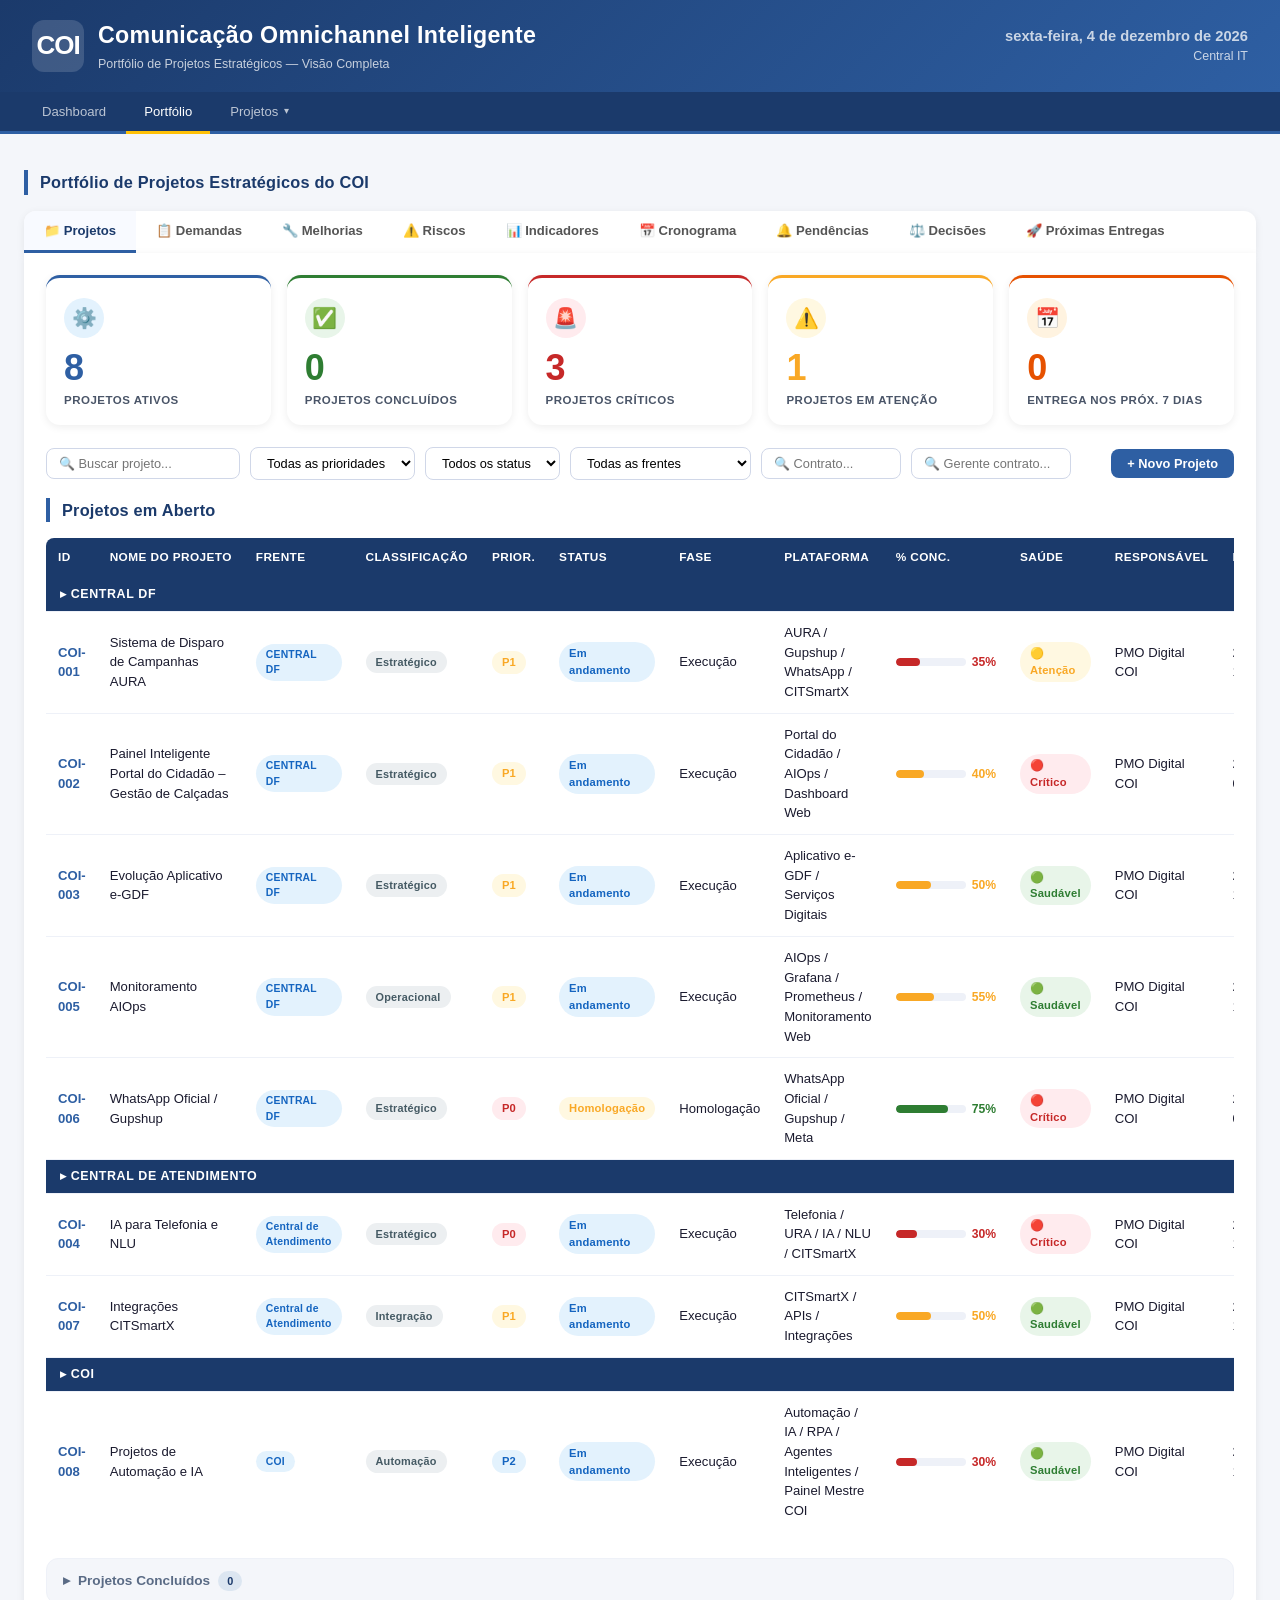
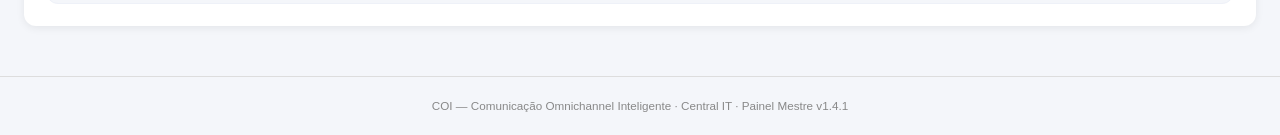
<file: portfolio.html>
<!DOCTYPE html>
<html lang="pt-BR">
<head>
<meta charset="UTF-8">
<meta name="viewport" content="width=device-width, initial-scale=1.0">
<title>COI — Portfólio de Projetos</title>
<link rel="stylesheet" href="assets/style.css">
<style>
.frente-header td {
  background: var(--azul-escuro, #1B3A6B);
  color: #fff; font-size: .78rem; font-weight: 700;
  padding: 7px 14px; letter-spacing: .6px; text-transform: uppercase;
}
</style>
<script src="dados/projetos.js"></script>
<!-- Sprint 6.1 — Consolidação: helpers e componentes compartilhados com index.html -->
<script src="assets/js/coi-shared.js"></script>
</head>
<body>

<header>
  <div class="logo-area">
    <div class="logo-box">COI</div>
    <div class="header-title">
      <h1>Comunicação Omnichannel Inteligente</h1>
      <p>Portfólio de Projetos Estratégicos — Visão Completa</p>
    </div>
  </div>
  <div class="header-meta">
    <strong id="data-atual"></strong>
    Central IT
  </div>
</header>

<nav id="nav-principal">
  <a href="index.html">Dashboard</a>
  <a href="portfolio.html" class="active">Portfólio</a>
  <div class="nav-dropdown" id="nav-projetos">
    <button type="button" class="nav-dropdown-toggle" id="nav-projetos-toggle" aria-haspopup="true" aria-expanded="false" aria-controls="nav-projetos-menu">
      Projetos <span class="nav-caret" aria-hidden="true">▾</span>
    </button>
    <div class="nav-dropdown-menu" id="nav-projetos-menu" role="menu" aria-label="Projetos">
      <div class="nav-dropdown-search-wrap">
        <input type="text" id="nav-projetos-busca" class="nav-dropdown-search" placeholder="Buscar projeto..." autocomplete="off" aria-label="Buscar projeto">
      </div>
      <div class="nav-dropdown-list" id="nav-projetos-list"></div>
      <a href="portfolio.html" class="nav-dropdown-footer">Ver todos os projetos</a>
    </div>
  </div>
</nav>

<main>
  <div class="section-title">Portfólio de Projetos Estratégicos do COI</div>

  <div class="tabs" id="tabs-bar">
    <button class="tab-btn active" data-tab="projetos">📁 Projetos</button>
    <button class="tab-btn" data-tab="demandas">📋 Demandas</button>
    <button class="tab-btn" data-tab="melhorias">🔧 Melhorias</button>
    <button class="tab-btn" data-tab="riscos">⚠️ Riscos</button>
    <button class="tab-btn" data-tab="indicadores">📊 Indicadores</button>
    <button class="tab-btn" data-tab="cronograma">📅 Cronograma</button>
    <button class="tab-btn" data-tab="pendencias">🔔 Pendências</button>
    <button class="tab-btn" data-tab="decisoes">⚖️ Decisões</button>
    <button class="tab-btn" data-tab="entregas">🚀 Próximas Entregas</button>
  </div>

  <!-- ABA PROJETOS -->
  <div class="tab-content active" id="tab-projetos">
    <div class="cards-grid" id="proj-indicadores" style="margin-bottom:22px;"></div>

    <div class="filters">
      <input class="filter-input" id="busca-proj" placeholder="🔍 Buscar projeto..." oninput="aplicarFiltros()">
      <select class="filter-input" id="filtro-prior" onchange="aplicarFiltros()">
        <option value="">Todas as prioridades</option>
        <option>P0</option><option>P1</option><option>P2</option><option>P3</option>
      </select>
      <select class="filter-input" id="filtro-status" onchange="aplicarFiltros()">
        <option value="">Todos os status</option>
        <option>Planejamento</option><option>Em andamento</option>
        <option>Homologação</option><option>Produção</option>
        <option>Concluído</option><option>Suspenso</option>
      </select>
      <select class="filter-input" id="filtro-frente" onchange="aplicarFiltros()">
        <option value="">Todas as frentes</option>
        <!-- Fase 5A.2 — I-04: opções populadas dinamicamente via JS -->
      </select>
      <input class="filter-input" id="filtro-contrato" placeholder="🔍 Contrato..." oninput="aplicarFiltros()" style="width:140px">
      <input class="filter-input" id="filtro-gerente" placeholder="🔍 Gerente contrato..." oninput="aplicarFiltros()" style="width:160px">
      <button class="btn-add" onclick="document.getElementById('modal-projeto').classList.add('open')">+ Novo Projeto</button>
    </div>

    <div class="section-title" style="margin-top:8px;">Projetos em Aberto</div>
    <div class="table-wrap">
      <table id="tb-projetos">
        <thead><tr>
          <th>ID</th><th>Nome do Projeto</th><th>Frente</th><th>Classificação</th><th>Prior.</th>
          <th>Status</th><th>Fase</th><th>Plataforma</th><th>% Conc.</th>
          <th>Saúde</th><th>Responsável</th><th>Prazo</th><th>Ficha</th>
        </tr></thead>
        <tbody id="tbody-projetos"></tbody>
      </table>
    </div>

    <details class="proj-concluidos" id="proj-concluidos-wrap">
      <summary>Projetos Concluídos <span class="em-count-badge" id="proj-concluidos-count">0</span></summary>
      <div class="table-wrap">
        <table id="tb-projetos-concluidos">
          <thead><tr>
            <th>ID</th><th>Nome do Projeto</th><th>Frente</th><th>Classificação</th><th>Prioridade</th>
            <th>% Conc.</th><th>Responsável</th><th>Concluído em</th><th>Ficha</th>
          </tr></thead>
          <tbody id="tbody-projetos-concluidos"></tbody>
        </table>
      </div>
    </details>
  </div>

  <!-- ABA DEMANDAS — Fase 5B.2: exibição executiva com filtros e resumo operacional -->
  <div class="tab-content" id="tab-demandas">
    <div id="op-resumo-exec"></div>
    <div class="filters">
      <input class="filter-input" id="busca-demanda" placeholder="🔍 Buscar demanda, incidente ou licença..." oninput="renderDemandas()">
      <select class="filter-input" id="filtro-dem-tipo" onchange="renderDemandas()">
        <option value="">Todos os tipos</option>
        <option>Demanda</option><option>Incidente</option><option>Melhoria</option>
        <option>Licença/Contrato</option><option>Atividade Operacional</option><option>Entrega Contratual</option>
      </select>
      <select class="filter-input" id="filtro-dem-status" onchange="renderDemandas()">
        <option value="">Todos os status</option>
        <option>Planejamento</option><option>Em andamento</option>
        <option>Homologação</option><option>Produção</option>
        <option>Concluído</option><option>Suspenso</option>
      </select>
      <select class="filter-input" id="filtro-dem-prior" onchange="renderDemandas()">
        <option value="">Todas as prioridades</option>
        <option>P0</option><option>P1</option><option>P2</option><option>P3</option>
      </select>
      <select class="filter-input" id="filtro-dem-frente" onchange="renderDemandas()">
        <option value="">Todas as frentes</option>
      </select>
    </div>
    <div class="table-wrap">
      <table id="tb-demandas"><thead><tr>
        <th>ID</th><th>Título</th><th>Tipo</th><th>Status</th><th>Prioridade</th>
        <th>Frente/Cliente</th><th>Responsável</th><th>Solicitante</th>
        <th>Categoria Operacional</th><th>Prazo</th><th>Evidência</th>
      </tr></thead>
      <tbody id="tbody-demandas"><tr><td colspan="11"><div class="empty-state"><span class="icon">📋</span>Carregando...</div></td></tr></tbody></table>
    </div>
  </div>

  <!-- ABA MELHORIAS -->
  <div class="tab-content" id="tab-melhorias">
    <div class="filters">
      <input class="filter-input" placeholder="🔍 Buscar melhoria...">
      <button class="btn-add">+ Nova Melhoria</button>
    </div>
    <div class="table-wrap">
      <table><thead><tr>
        <th>ID</th><th>Descrição</th><th>Projeto</th><th>Área</th><th>Prioridade</th>
        <th>Status</th><th>Responsável</th><th>Prazo</th><th>Ganho Esperado</th>
      </tr></thead>
      <tbody><tr><td colspan="9"><div class="empty-state"><span class="icon">🔧</span>Nenhuma melhoria cadastrada.</div></td></tr></tbody></table>
    </div>
  </div>

  <!-- ABA RISCOS -->
  <div class="tab-content" id="tab-riscos">
    <div class="filters">
      <input class="filter-input" id="busca-risco" placeholder="🔍 Buscar risco..." oninput="filtrarTabela('tb-riscos', this.value)">
      <select class="filter-input">
        <option value="">Todos os níveis</option>
        <option>Crítico</option><option>Alto</option><option>Médio</option><option>Baixo</option>
      </select>
      <button class="btn-add" onclick="document.getElementById('modal-risco').classList.add('open')">+ Novo Risco</button>
    </div>
    <div class="table-wrap">
      <table id="tb-riscos">
        <thead><tr>
          <th>ID</th><th>Projeto</th><th>Descrição</th><th>Probabilidade</th><th>Impacto</th>
          <th>Nível</th><th>Status</th><th>Plano de Mitigação</th><th>Responsável</th>
        </tr></thead>
        <tbody id="tbody-riscos"></tbody>
      </table>
    </div>
  </div>

  <!-- ABA INDICADORES -->
  <div class="tab-content" id="tab-indicadores">
    <div class="filters">
      <input class="filter-input" placeholder="🔍 Buscar indicador...">
      <button class="btn-add">+ Novo Indicador</button>
    </div>
    <div class="table-wrap">
      <table><thead><tr>
        <th>ID</th><th>Indicador</th><th>Projeto</th><th>Unidade</th><th>Meta</th>
        <th>Realizado</th><th>Variação</th><th>Período</th><th>Tendência</th><th>Semáforo</th>
      </tr></thead>
      <tbody><tr><td colspan="10"><div class="empty-state"><span class="icon">📊</span>Indicadores serão inseridos via base Excel (aba Indicadores).</div></td></tr></tbody></table>
    </div>
  </div>

  <!-- ABA CRONOGRAMA — Timeline Executiva Inteligente (EPIC 4 / Sprint 7.2) -->
  <!-- Sprint 7.2: aba antes vazia ("Marcos serão inseridos via base Excel", sem
       fonte de dados real) transformada em feed cronológico consolidado, reunindo
       prazos de projetos, Próximas Entregas, Próximas Entregas Estratégicas,
       marcos de ficha e riscos Alto/Crítico — sem criar nenhum campo novo. -->
  <div class="tab-content" id="tab-cronograma">
    <div class="filters">
      <input class="filter-input" id="tl-busca" placeholder="🔍 Buscar por projeto, responsável ou palavra-chave..." oninput="renderTimeline()" style="flex:1;min-width:220px;">
      <select class="filter-input" id="tl-filtro" onchange="renderTimeline()">
        <option value="todos">Todos</option>
        <option value="projetos">Projetos</option>
        <option value="demandas">Demandas</option>
        <option value="concluidos">Concluídos</option>
        <option value="andamento">Em andamento</option>
        <option value="criticos">Críticos</option>
        <option value="30dias">Últimos 30 dias</option>
      </select>
    </div>
    <div id="tl-container"></div>
  </div>

  <!-- ABA PENDÊNCIAS -->
  <div class="tab-content" id="tab-pendencias">
    <div class="filters">
      <input class="filter-input" placeholder="🔍 Buscar pendência...">
      <button class="btn-add">+ Nova Pendência</button>
    </div>
    <div class="table-wrap">
      <table><thead><tr>
        <th>ID</th><th>Projeto</th><th>Descrição</th><th>Tipo</th><th>Responsável</th>
        <th>Prazo</th><th>Status</th><th>Impacto se não resolvida</th>
      </tr></thead>
      <tbody><tr><td colspan="8"><div class="empty-state"><span class="icon">🔔</span>Nenhuma pendência cadastrada.</div></td></tr></tbody></table>
    </div>
  </div>

  <!-- ABA DECISÕES -->
  <div class="tab-content" id="tab-decisoes">
    <div class="filters">
      <input class="filter-input" placeholder="🔍 Buscar decisão...">
      <button class="btn-add">+ Nova Decisão</button>
    </div>
    <div class="table-wrap">
      <table><thead><tr>
        <th>ID</th><th>Projeto</th><th>Decisão Tomada</th><th>Data</th>
        <th>Responsável</th><th>Participantes</th><th>Impacto</th><th>Fonte</th>
      </tr></thead>
      <tbody><tr><td colspan="8"><div class="empty-state"><span class="icon">⚖️</span>Nenhuma decisão registrada.</div></td></tr></tbody></table>
    </div>
  </div>

  <!-- ABA PRÓXIMAS ENTREGAS -->
  <div class="tab-content" id="tab-entregas">
    <div class="filters">
      <input class="filter-input" placeholder="🔍 Buscar entrega...">
      <button class="btn-add">+ Nova Entrega</button>
    </div>
    <div class="table-wrap">
      <table><thead><tr>
        <th>ID</th><th>Projeto</th><th>Entrega / Marco</th><th>Responsável</th>
        <th>Prazo Previsto</th><th>Prioridade</th><th>Status</th><th>Risco de Atraso</th>
      </tr></thead>
      <tbody><tr><td colspan="8"><div class="empty-state"><span class="icon">🚀</span>Próximas entregas serão inseridas via base Excel.</div></td></tr></tbody></table>
    </div>
  </div>
</main>

<!-- MODAL NOVO PROJETO -->
<div class="modal-overlay" id="modal-projeto" role="dialog" aria-modal="true" aria-labelledby="modal-titulo">
  <div class="modal">
    <h2 id="modal-titulo">➕ Cadastrar Novo Projeto</h2>
    <div class="form-grid">
      <div class="form-group"><label for="f-id">ID do Projeto *</label><input type="text" id="f-id" placeholder="COI-009"></div>
      <div class="form-group"><label for="f-class">Classificação *</label>
        <select id="f-class">
          <option>Estratégico</option><option>Operacional</option><option>Melhoria</option>
          <option>Incidente Relevante</option><option>Automação</option><option>Integração</option>
        </select>
      </div>
      <div class="form-group full"><label for="f-nome">Nome do Projeto *</label><input type="text" id="f-nome" placeholder="Nome oficial do projeto"></div>
      <div class="form-group full"><label for="f-objetivo">Objetivo</label><textarea id="f-objetivo" rows="2" placeholder="Descreva o objetivo estratégico"></textarea></div>
      <div class="form-group"><label for="f-prior">Prioridade *</label>
        <select id="f-prior"><option>P0</option><option>P1</option><option selected>P2</option><option>P3</option></select>
      </div>
      <div class="form-group"><label for="f-status">Status *</label>
        <select id="f-status">
          <option selected>Planejamento</option><option>Em andamento</option>
          <option>Homologação</option><option>Produção</option><option>Concluído</option><option>Suspenso</option>
        </select>
      </div>
      <div class="form-group"><label for="f-fase">Fase Atual</label>
        <select id="f-fase">
          <option>Concepção</option><option selected>Planejamento</option><option>Execução</option>
          <option>Homologação</option><option>Produção</option><option>Encerramento</option>
        </select>
      </div>
      <div class="form-group"><label for="f-perc">% Conclusão</label><input type="number" id="f-perc" min="0" max="100" value="0"></div>
      <div class="form-group"><label for="f-patr">Patrocinador</label><input type="text" id="f-patr"></div>
      <div class="form-group"><label for="f-resp">Responsável COI</label><input type="text" id="f-resp"></div>
      <div class="form-group"><label for="f-orgao">Cliente / Órgão</label><input type="text" id="f-orgao"></div>
      <div class="form-group"><label for="f-plat">Sistema / Plataforma</label><input type="text" id="f-plat"></div>
      <div class="form-group"><label for="f-inicio">Data Início</label><input type="date" id="f-inicio"></div>
      <div class="form-group"><label for="f-prazo">Prazo Previsto</label><input type="date" id="f-prazo"></div>
      <div class="form-group full"><label for="f-dep">Dependências</label><input type="text" id="f-dep"></div>
      <div class="form-group full"><label for="f-benef">Benefício Esperado</label><textarea id="f-benef" rows="2"></textarea></div>
      <div class="form-group"><label for="f-contrato">Impacto Contratual</label>
        <select id="f-contrato"><option>Não</option><option>Sim</option></select>
      </div>
      <div class="form-group"><label for="f-fonte">Fonte da Informação</label>
        <select id="f-fonte">
          <option>Reunião</option><option>E-mail</option><option>Evidência Técnica</option>
          <option>Relatório</option><option>Painel</option><option>Solicitação Direta</option>
        </select>
      </div>
      <div class="form-group full"><label for="f-obs">Observações Executivas</label><textarea id="f-obs" rows="2"></textarea></div>
    </div>
    <div class="modal-actions">
      <button class="btn-cancel" onclick="fecharModal('modal-projeto')">Cancelar</button>
      <button class="btn-save" onclick="salvarProjeto()">Salvar Projeto</button>
    </div>
  </div>
</div>

<!-- MODAL NOVO RISCO -->
<div class="modal-overlay" id="modal-risco" role="dialog" aria-modal="true" aria-labelledby="modal-risco-titulo">
  <div class="modal">
    <h2 id="modal-risco-titulo">⚠️ Cadastrar Novo Risco</h2>
    <div class="form-grid">
      <div class="form-group full"><label for="r-desc">Descrição do Risco *</label><textarea id="r-desc" rows="2" placeholder="Descreva o risco identificado"></textarea></div>
      <div class="form-group"><label for="r-proj">Projeto Vinculado</label>
        <select id="r-proj"></select>
      </div>
      <div class="form-group"><label for="r-prob">Probabilidade</label>
        <select id="r-prob"><option>Alta</option><option selected>Média</option><option>Baixa</option></select>
      </div>
      <div class="form-group"><label for="r-imp">Impacto</label>
        <select id="r-imp"><option>Alto</option><option selected>Médio</option><option>Baixo</option></select>
      </div>
      <div class="form-group"><label for="r-status">Status</label>
        <select id="r-status"><option>Identificado</option><option>Mitigando</option><option>Aceito</option><option>Encerrado</option></select>
      </div>
      <div class="form-group full"><label for="r-mit">Plano de Mitigação</label><textarea id="r-mit" rows="2" placeholder="Descreva as ações de mitigação"></textarea></div>
      <div class="form-group"><label for="r-resp">Responsável</label><input type="text" id="r-resp"></div>
      <div class="form-group"><label for="r-prazo">Prazo de Mitigação</label><input type="date" id="r-prazo"></div>
    </div>
    <div class="modal-actions">
      <button class="btn-cancel" onclick="fecharModal('modal-risco')">Cancelar</button>
      <button class="btn-save" onclick="salvarRisco()">Salvar Risco</button>
    </div>
  </div>
</div>

<!-- TOAST -->
<div class="toast" id="toast" role="status" aria-live="polite"></div>

<footer>COI — Comunicação Omnichannel Inteligente · Central IT · Painel Mestre v1.4.1</footer>

<script>
// ─── Helpers ────────────────────────────────────────────────────────
// Sprint 6.1: clearEl/priorBadge/statusBadge/percColor/calcularSaude
// consolidados em assets/js/coi-shared.js (eram duplicados com index.html).
// txt() removida — código morto, nunca era chamada nesta página.
function nivelRisco(prob, imp) {
  if (prob==='Alta'  && imp==='Alto')  return {txt:'Crítico', cls:'badge-vermelho'};
  if (prob==='Alta'  || imp==='Alto')  return {txt:'Alto',    cls:'badge-vermelho'};
  if (prob==='Média' || imp==='Médio') return {txt:'Médio',   cls:'badge-amarelo'};
  return {txt:'Baixo', cls:'badge-verde'};
}

function showToast(msg, erro=false) {
  const t = document.getElementById('toast');
  t.textContent = msg;
  t.className = 'toast' + (erro ? ' erro' : '');
  requestAnimationFrame(() => t.classList.add('show'));
  setTimeout(() => t.classList.remove('show'), 3000);
}
function fecharModal(id) { document.getElementById(id).classList.remove('open'); }

// ─── Data ────────────────────────────────────────────────────────────
document.getElementById('data-atual').textContent =
  new Date().toLocaleDateString('pt-BR',{weekday:'long',year:'numeric',month:'long',day:'numeric'});

// ─── Nav dinâmica: menu suspenso "Projetos" ───────────────────────────
// Sprint 6.1: implementação consolidada em assets/js/coi-shared.js
// (coiInitNavDropdown), reutilizada por index.html e portfolio.html.
coiInitNavDropdown();

// ─── Tabs ────────────────────────────────────────────────────────────
document.querySelectorAll('.tab-btn').forEach(btn => {
  btn.addEventListener('click', () => {
    document.querySelectorAll('.tab-btn').forEach(b => b.classList.remove('active'));
    document.querySelectorAll('.tab-content').forEach(c => c.classList.remove('active'));
    btn.classList.add('active');
    document.getElementById('tab-' + btn.dataset.tab).classList.add('active');
    // Salva tab ativa
    localStorage.setItem('coi_portfolio_tab', btn.dataset.tab);
  });
});
// Restaura tab salva
const savedTab = localStorage.getItem('coi_portfolio_tab');
if (savedTab) {
  const btn = document.querySelector(`[data-tab="${savedTab}"]`);
  if (btn) btn.click();
}

// ─── Filtros ─────────────────────────────────────────────────────────
function filtrarTabela(tbId, q) {
  document.querySelectorAll(`#${tbId} tbody tr`).forEach(r => {
    r.style.display = r.textContent.toLowerCase().includes(q.toLowerCase()) ? '' : 'none';
  });
}
function aplicarFiltros() {
  var prior    = document.getElementById('filtro-prior').value;
  var status   = document.getElementById('filtro-status').value;
  var frente   = document.getElementById('filtro-frente').value;
  var contrato = document.getElementById('filtro-contrato').value.toLowerCase().trim();
  var gerente  = document.getElementById('filtro-gerente').value.toLowerCase().trim();
  var busca    = document.getElementById('busca-proj').value.toLowerCase().trim();
  // Fase 5B.1: aba Projetos exibe apenas tipoItem === 'Projeto'
  var filtrados = COI_DATA.projetos.filter(function(p) {
    return (!p.tipoItem || p.tipoItem === 'Projeto')
        && (!prior    || p.prioridade === prior)
        && (!status   || p.status === status)
        && (!frente   || (p.frente || '') === frente)
        && (!contrato || (p.contrato || '').toLowerCase().includes(contrato))
        && (!gerente  || (p.gerenteContrato || '').toLowerCase().includes(gerente))
        && (!busca    || (p.id + ' ' + p.nome + ' ' + (p.responsavel || '')).toLowerCase().includes(busca));
  });
  renderProjetos(filtrados);
}

// ─── Renderizar tabela de projetos (com agrupamento por frente) ───────
var FRENTE_ORDER    = {'CENTRAL DF':1,'Central de Atendimento':2,'MDS':3,'COI':4};
var NCOLS_PROJ       = 13;
var NCOLS_PROJ_CONC  = 9;
// psProj: todos os projetos estratégicos, independente de filtro — usado nos
// indicadores executivos do topo (EPIC 3 / Sprint 6 — Etapa 3).
var psProj = getProjetosEstrategicos(COI_DATA.projetos); // Sprint 6.1: helper consolidado em coi-shared.js

function celula(texto) { var td = document.createElement('td'); td.textContent = texto; return td; }
function celulaBadge(texto, cls, tamanho) {
  var td = document.createElement('td');
  var span = document.createElement('span');
  span.className = 'badge ' + cls;
  if (tamanho) span.style.fontSize = tamanho;
  span.textContent = texto;
  td.appendChild(span);
  return td;
}
function celulaLinkFicha(p, rotulo) {
  var td = document.createElement('td');
  var a = document.createElement('a');
  a.href = 'projetos/ficha.html#' + p.id;
  a.className = 'proj-link';
  a.textContent = rotulo || p.id;
  td.appendChild(a);
  return td;
}
function emptyRow(tb, ncols, icone, msg) {
  var eRow = document.createElement('tr');
  var eTd  = document.createElement('td');
  eTd.colSpan = ncols;
  var eDiv = document.createElement('div');
  eDiv.className = 'empty-state';
  var eIcon = document.createElement('span');
  eIcon.className = 'icon'; eIcon.textContent = icone;
  eDiv.appendChild(eIcon);
  eDiv.appendChild(document.createTextNode(msg));
  eTd.appendChild(eDiv); eRow.appendChild(eTd); tb.appendChild(eRow);
}

// Linha da tabela "Projetos em Aberto" — inclui saúde derivada (Etapa 5)
function linhaProjetoAberto(p) {
  var fc    = percColor(p.percentual);
  var saude = calcularSaude(p);
  var tr = document.createElement('tr');
  tr.dataset.prior  = p.prioridade;
  tr.dataset.status = p.status;
  tr.dataset.frente = p.frente || '';

  var percTd = document.createElement('td');
  var bar = document.createElement('div');
  bar.style.cssText = 'display:flex;align-items:center;gap:6px;';
  bar.innerHTML = '<div class="progress-bar"><div class="progress-fill" style="width:' + p.percentual + '%;background:' + fc + '"></div></div>'
    + '<span style="font-size:.76rem;font-weight:700;color:' + fc + '">' + p.percentual + '%</span>';
  percTd.appendChild(bar);

  tr.append(
    celulaLinkFicha(p),
    (function(){ var td = celula(p.nome); td.style.maxWidth = '200px'; return td; })(),
    celulaBadge(p.frente || '—', 'badge-azul', '.65rem'),
    celulaBadge(p.classificacao, 'badge-cinza', '.68rem'),
    celulaBadge(p.prioridade, priorBadge(p.prioridade)),
    celulaBadge(p.status, statusBadge(p.status)),
    celula(p.fase || '—'),
    (function(){ var td = celula(p.plataforma || '—'); td.style.maxWidth = '150px'; return td; })(),
    percTd,
    celulaBadge(saude.emoji + ' ' + saude.label, saude.cls),
    celula(p.responsavel || '—'),
    celula(p.prazoPrevisto || '—'),
    celulaLinkFicha(p, 'Ver ficha')
  );
  return tr;
}

// Linha da tabela "Projetos Concluídos" — compacta, menor destaque visual
function linhaProjetoConcluido(p) {
  var tr = document.createElement('tr');
  tr.append(
    celulaLinkFicha(p),
    (function(){ var td = celula(p.nome); td.style.maxWidth = '220px'; return td; })(),
    celulaBadge(p.frente || '—', 'badge-azul', '.65rem'),
    celulaBadge(p.classificacao, 'badge-cinza', '.68rem'),
    celulaBadge(p.prioridade, priorBadge(p.prioridade)),
    celula(p.percentual + '%'),
    celula(p.responsavel || '—'),
    celula(p.dataResolucao || p.atualizadoEm || '—'),
    celulaLinkFicha(p, 'Ver ficha')
  );
  return tr;
}

function renderProjetos(lista) {
  var tbAberto = document.getElementById('tbody-projetos');
  var tbConc   = document.getElementById('tbody-projetos-concluidos');
  var contador = document.getElementById('proj-concluidos-count');
  clearEl(tbAberto);
  if (tbConc) clearEl(tbConc);

  var abertos    = lista.filter(function(p) { return p.status !== 'Concluído'; });
  var concluidos = lista.filter(function(p) { return p.status === 'Concluído'; });

  // ── Projetos em Aberto — mantém agrupamento por frente ──
  var sorted = abertos.slice().sort(function(a, b) {
    var oa = FRENTE_ORDER[a.frente] || 99;
    var ob = FRENTE_ORDER[b.frente] || 99;
    return oa !== ob ? oa - ob : (a.id < b.id ? -1 : 1);
  });

  if (sorted.length === 0) {
    emptyRow(tbAberto, NCOLS_PROJ, '📭', 'Nenhum projeto em aberto encontrado com os filtros aplicados.');
  } else {
    var currentFrente = null;
    sorted.forEach(function(p) {
      var frenteVal = p.frente || '—';
      if (frenteVal !== currentFrente) {
        currentFrente = frenteVal;
        var hRow = document.createElement('tr');
        hRow.className = 'frente-header';
        var hTd = document.createElement('td');
        hTd.colSpan = NCOLS_PROJ;
        hTd.textContent = '▸ ' + frenteVal;
        hRow.appendChild(hTd);
        tbAberto.appendChild(hRow);
      }
      tbAberto.appendChild(linhaProjetoAberto(p));
    });
  }

  // ── Projetos Concluídos — lista compacta, sem agrupamento por frente ──
  if (tbConc) {
    var concOrdenados = concluidos.slice().sort(function(a, b) { return a.id < b.id ? -1 : 1; });
    if (concOrdenados.length === 0) {
      emptyRow(tbConc, NCOLS_PROJ_CONC, '📭', 'Nenhum projeto concluído com os filtros aplicados.');
    } else {
      concOrdenados.forEach(function(p) { tbConc.appendChild(linhaProjetoConcluido(p)); });
    }
  }
  if (contador) contador.textContent = concluidos.length;
}

// ─── Indicadores executivos do topo (EPIC 3 / Sprint 6 — Etapa 3) ────
// Calculados sobre o portfólio completo (psProj), não sobre a lista filtrada,
// para que continuem representando a visão executiva geral mesmo com filtros ativos.
function renderIndicadoresProjetos() {
  var el = document.getElementById('proj-indicadores');
  if (!el) return;
  clearEl(el);

  var ativos      = psProj.filter(function(p){ return p.status !== 'Concluído'; });
  var concluidos  = psProj.filter(function(p){ return p.status === 'Concluído'; });
  var criticos    = psProj.filter(function(p){ return calcularSaude(p).label === 'Crítico'; });
  var atencao     = psProj.filter(function(p){ return calcularSaude(p).label === 'Atenção'; });
  var hoje = new Date(); hoje.setHours(0,0,0,0);
  var em7  = new Date(hoje.getTime()); em7.setDate(em7.getDate() + 7); em7.setHours(23,59,59,999);
  var entregaProxima = psProj.filter(function(p) {
    if (p.status === 'Concluído' || !p.prazoPrevisto) return false;
    var d = new Date(p.prazoPrevisto);
    return !isNaN(d.getTime()) && d >= hoje && d <= em7;
  });

  [
    { icon: '⚙️', valor: ativos.length,      label: 'Projetos Ativos',        cls: 'azul' },
    { icon: '✅', valor: concluidos.length,  label: 'Projetos Concluídos',    cls: 'verde' },
    { icon: '🚨', valor: criticos.length,    label: 'Projetos Críticos',      cls: 'vermelho' },
    { icon: '⚠️', valor: atencao.length,     label: 'Projetos em Atenção',    cls: 'amarelo' },
    { icon: '📅', valor: entregaProxima.length, label: 'Entrega nos Próx. 7 Dias', cls: 'laranja' }
  ].forEach(function(ind) {
    var card = document.createElement('div');
    card.className = 'card ' + ind.cls;
    var icon = document.createElement('div'); icon.className = 'card-icon'; icon.textContent = ind.icon;
    var val  = document.createElement('div'); val.className  = 'card-value'; val.textContent = ind.valor;
    var lbl  = document.createElement('div'); lbl.className  = 'card-label'; lbl.textContent = ind.label;
    card.append(icon, val, lbl);
    el.appendChild(card);
  });
}
renderIndicadoresProjetos();

// Fase 5B.1: renderizar aba Projetos apenas com tipoItem === 'Projeto'
renderProjetos(psProj);

// Fase 5A.2 — I-04: popular filtro de frente dinamicamente a partir dos dados
(function() {
  var sel = document.getElementById('filtro-frente');
  var vistas = {};
  var frentesOrdenadas = COI_DATA.projetos
    .map(function(p) { return p.frente || ''; })
    .filter(function(f) { if (!f || vistas[f]) return false; vistas[f] = true; return true; })
    .sort(function(a, b) { return (FRENTE_ORDER[a] || 99) - (FRENTE_ORDER[b] || 99); });
  frentesOrdenadas.forEach(function(f) {
    var opt = document.createElement('option');
    opt.value = f;
    opt.textContent = f;
    sel.appendChild(opt);
  });
}());

// ─── Fase 5B.1: Renderizar aba Demandas (itens operacionais não-Projeto) ─────
// ─── Fase 5B.2: Renderizar aba Demandas com filtros executivos e resumo ─────────
var TIPOS_OPERACIONAIS = ['Demanda','Incidente','Melhoria','Licença/Contrato','Atividade Operacional','Entrega Contratual'];
var NCOLS_DEM = 11;

function getItensOperacionais() {
  return COI_DATA.projetos.filter(function(p) { return p.tipoItem && p.tipoItem !== 'Projeto'; });
}

function renderResumoExecutivo() {
  var el = document.getElementById('op-resumo-exec');
  if (!el) return;
  var todos      = getItensOperacionais();
  var abertos    = todos.filter(function(p) { return p.status !== 'Concluído'; });
  var concluidos = todos.filter(function(p) { return p.status === 'Concluído'; });
  var p0p1       = todos.filter(function(p) { return p.prioridade === 'P0' || p.prioridade === 'P1'; });
  var porTipo = {};
  todos.forEach(function(p) { porTipo[p.tipoItem] = (porTipo[p.tipoItem] || 0) + 1; });
  var tipoHtml = Object.keys(porTipo).map(function(t) {
    var cls = 'badge badge-tipo-' + t.toLowerCase().replace(/[^a-z]/g, '-');
    return '<span class="' + cls + '" style="font-size:.68rem;padding:2px 8px;margin-right:4px;margin-bottom:4px"><strong>' + porTipo[t] + '\u00a0</strong>' + t + '</span>';
  }).join('');
  el.innerHTML = '<div class="op-resumo-exec">'
    + '<h3>📊 Resumo Executivo — Itens Operacionais</h3>'
    + '<div class="op-mini-cards">'
    + '<div class="op-mini-card"><div class="op-mini-value">' + todos.length + '</div><div class="op-mini-label">Total</div></div>'
    + '<div class="op-mini-card"><div class="op-mini-value amarelo">' + abertos.length + '</div><div class="op-mini-label">Em Aberto</div></div>'
    + '<div class="op-mini-card"><div class="op-mini-value verde">' + concluidos.length + '</div><div class="op-mini-label">Concluídos</div></div>'
    + '<div class="op-mini-card"><div class="op-mini-value vermelho">' + p0p1.length + '</div><div class="op-mini-label">P0/P1</div></div>'
    + '</div>'
    + '<div class="op-tipo-badges" style="margin-top:8px">' + tipoHtml + '</div>'
    + '</div>';
}

function renderDemandas() {
  renderResumoExecutivo();
  var tb = document.getElementById('tbody-demandas');
  if (!tb) return;
  clearEl(tb);
  var busca   = (document.getElementById('busca-demanda')     || {value:''}).value.toLowerCase().trim();
  var fTipo   = (document.getElementById('filtro-dem-tipo')   || {value:''}).value;
  var fSt     = (document.getElementById('filtro-dem-status') || {value:''}).value;
  var fPrior  = (document.getElementById('filtro-dem-prior')  || {value:''}).value;
  var fFrente = (document.getElementById('filtro-dem-frente') || {value:''}).value;
  var lista   = getItensOperacionais().filter(function(p) {
    return (!fTipo   || p.tipoItem   === fTipo)
        && (!fSt     || p.status     === fSt)
        && (!fPrior  || p.prioridade === fPrior)
        && (!fFrente || (p.frente || '') === fFrente)
        && (!busca   || (p.id + ' ' + p.nome + ' ' + (p.tipoItem || '') + ' ' + (p.categoriaOperacional || '') + ' ' + (p.frente || '')).toLowerCase().includes(busca));
  });
  if (lista.length === 0) {
    var row = document.createElement('tr');
    var cell = document.createElement('td'); cell.colSpan = NCOLS_DEM;
    var div = document.createElement('div'); div.className = 'empty-state';
    var icon = document.createElement('span'); icon.className = 'icon'; icon.textContent = '📋';
    div.appendChild(icon);
    var msg = (busca || fTipo || fSt || fPrior || fFrente)
      ? 'Nenhum item encontrado com os filtros aplicados.'
      : 'Nenhum item operacional cadastrado.';
    div.appendChild(document.createTextNode(msg));
    cell.appendChild(div); row.appendChild(cell); tb.appendChild(row);
    return;
  }
  lista.forEach(function(p) {
    var tr = document.createElement('tr');
    var tdId     = document.createElement('td'); tdId.textContent = p.id;
    var tdNome   = document.createElement('td'); tdNome.style.maxWidth = '200px'; tdNome.textContent = p.nome;
    var tdTipo   = document.createElement('td');
    var spTipo   = document.createElement('span');
    spTipo.className = 'badge badge-tipo-' + (p.tipoItem || 'outro').toLowerCase().replace(/[^a-z]/g, '-');
    spTipo.textContent = p.tipoItem || '—';
    tdTipo.appendChild(spTipo);
    var tdSt     = document.createElement('td');
    var spSt     = document.createElement('span'); spSt.className = 'badge ' + statusBadge(p.status); spSt.textContent = p.status;
    tdSt.appendChild(spSt);
    var tdPrior  = document.createElement('td');
    var spPrior  = document.createElement('span'); spPrior.className = 'badge ' + priorBadge(p.prioridade); spPrior.textContent = p.prioridade;
    tdPrior.appendChild(spPrior);
    var tdFrente = document.createElement('td');
    var spFrente = document.createElement('span'); spFrente.className = 'badge badge-azul'; spFrente.style.fontSize = '.65rem'; spFrente.textContent = p.frente || '—';
    tdFrente.appendChild(spFrente);
    var tdResp   = document.createElement('td'); tdResp.textContent   = p.responsavel || '—';
    var tdSolic  = document.createElement('td'); tdSolic.textContent  = p.solicitante  || '—';
    var tdCat    = document.createElement('td'); tdCat.textContent    = p.categoriaOperacional || '—';
    var tdPrazo  = document.createElement('td'); tdPrazo.textContent  = p.prazoResolucao || p.prazoPrevisto || '—';
    var tdEvid   = document.createElement('td'); tdEvid.style.maxWidth = '160px'; tdEvid.textContent = p.evidencia || '—';
    tr.append(tdId, tdNome, tdTipo, tdSt, tdPrior, tdFrente, tdResp, tdSolic, tdCat, tdPrazo, tdEvid);
    tb.appendChild(tr);
  });
}
renderDemandas();

// Fase 5B.2: popular filtro de frente das demandas dinamicamente
(function() {
  var sel = document.getElementById('filtro-dem-frente');
  if (!sel) return;
  var vistas = {};
  getItensOperacionais()
    .map(function(p) { return p.frente || ''; })
    .filter(function(f) { if (!f || vistas[f]) return false; vistas[f] = true; return true; })
    .sort()
    .forEach(function(f) {
      var opt = document.createElement('option');
      opt.value = f; opt.textContent = f;
      sel.appendChild(opt);
    });
}());

// ─── Renderizar riscos (localStorage) ───────────────────────────────
function renderRiscos() {
  const tb = document.getElementById('tbody-riscos');
  const riscos = coiCarregarSecaoFicha('PORTFOLIO', 'riscos');
  clearEl(tb); // Fase 5A.2 — B-05: substituído innerHTML='' por clearEl()
  if (riscos.length === 0) {
    tb.innerHTML = '<tr><td colspan="9"><div class="empty-state"><span class="icon">⚠️</span>Nenhum risco cadastrado.</div></td></tr>';
    return;
  }
  riscos.forEach((r, i) => {
    const nivel = nivelRisco(r.prob, r.imp);
    const tr = document.createElement('tr');

    const tdDesc  = document.createElement('td'); tdDesc.textContent  = r.desc;
    const tdProj  = document.createElement('td'); tdProj.textContent  = r.projeto || '—';
    const tdProb  = document.createElement('td'); tdProb.textContent  = r.prob;
    const tdImp   = document.createElement('td'); tdImp.textContent   = r.imp;
    const tdNivel = document.createElement('td');
    const spanN   = document.createElement('span');
    spanN.className = `badge ${nivel.cls}`;
    spanN.textContent = nivel.txt;
    tdNivel.appendChild(spanN);
    const tdStatus = document.createElement('td');
    const spanSt   = document.createElement('span');
    spanSt.className = 'badge badge-amarelo';
    spanSt.textContent = r.status || 'Identificado';
    tdStatus.appendChild(spanSt);
    const tdMit  = document.createElement('td'); tdMit.textContent  = r.mit || '—';
    const tdResp = document.createElement('td'); tdResp.textContent = r.resp || '—';
    const tdId   = document.createElement('td'); tdId.textContent   = `R-${String(i+1).padStart(3,'0')}`;

    tr.append(tdId, tdProj, tdDesc, tdProb, tdImp, tdNivel, tdStatus, tdMit, tdResp);
    tb.appendChild(tr);
  });
}
renderRiscos();

// ─── Timeline Executiva Inteligente (EPIC 4 / Sprint 7.2) ─────────────
// Consolida, em um único feed cronológico, eventos hoje espalhados em fontes
// distintas: prazos de projetos/demandas, Próximas Entregas e Próximas
// Entregas Estratégicas (dados/projetos.js meta.execucoesMensais), marcos por
// projeto (coiCarregarSecaoFicha(id,'passos')) e riscos Alto/Crítico
// (reaproveita nivelRisco(), já definida acima). Nenhum campo novo foi criado
// e nenhuma data foi inventada — quando um vínculo projeto/prioridade/
// progresso não pode ser determinado com confiança, o campo aparece como '—'.

// Heurística leve de vínculo projeto <-> texto livre. proximasEntregas e
// planoExcelencia referenciam o projeto por texto, não por ID — por isso a
// correspondência é best-effort (procura nome/ID do projeto dentro do texto).
function tlMatchProjeto(texto) {
  if (!texto) return null;
  var alvo = texto.toLowerCase();
  return psProj.find(function(p) {
    return alvo.indexOf(p.nome.toLowerCase()) !== -1 || alvo.indexOf(p.id.toLowerCase()) !== -1;
  }) || null;
}

function tlRiscosAltoCritico() {
  var riscos = (typeof coiCarregarSecaoFicha === 'function') ? coiCarregarSecaoFicha('PORTFOLIO', 'riscos') : [];
  return riscos.filter(function(r) {
    var nivel = nivelRisco(r.prob, r.imp).txt;
    return nivel === 'Alto' || nivel === 'Crítico';
  });
}

function tlBuildEventos() {
  var eventos = [];
  var emAtual = (COI_DATA.meta && Array.isArray(COI_DATA.meta.execucoesMensais) && COI_DATA.meta.execucoesMensais.length > 0)
    ? COI_DATA.meta.execucoesMensais[COI_DATA.meta.execucoesMensais.length - 1]
    : ((COI_DATA.meta && COI_DATA.meta.execucaoMensal) ? COI_DATA.meta.execucaoMensal : {});

  // 1) Marcos de prazo — todos os itens não concluídos (projetos e demandas)
  COI_DATA.projetos.forEach(function(p) {
    if (p.status === 'Concluído') return;
    eventos.push({
      grupo: (p.tipoItem && p.tipoItem !== 'Projeto') ? 'demanda' : 'projeto',
      icone: '🚀', tipoLabel: 'Marco de Projeto',
      titulo: p.nome, projeto: p.nome, data: p.prazoPrevisto || p.prazoResolucao || '',
      status: p.status, responsavel: p.responsavel || '—',
      prioridade: p.prioridade || '—', progresso: p.percentual
    });
  });

  // 2) Concluídos
  COI_DATA.projetos.forEach(function(p) {
    if (p.status !== 'Concluído') return;
    eventos.push({
      grupo: 'concluido', icone: '✔', tipoLabel: 'Concluído',
      titulo: p.nome, projeto: p.nome, data: p.dataResolucao || p.atualizadoEm || '',
      status: 'Concluído', responsavel: p.responsavel || '—',
      prioridade: p.prioridade || '—', progresso: 100
    });
  });

  // 3) Próximas Entregas
  (Array.isArray(emAtual.proximasEntregas) ? emAtual.proximasEntregas : []).forEach(function(e) {
    if (!e.entrega) return;
    var match = tlMatchProjeto(e.projeto);
    eventos.push({
      grupo: 'entrega', icone: '📅', tipoLabel: 'Entrega',
      titulo: e.entrega, projeto: e.projeto || '—', data: e.data || '',
      status: e.status || '—', responsavel: e.responsavel || '—',
      prioridade: match ? match.prioridade : '—',
      progresso: match ? match.percentual : null
    });
  });

  // 4) Próximas Entregas Estratégicas
  (Array.isArray(emAtual.planoExcelencia) ? emAtual.planoExcelencia : []).forEach(function(item) {
    if (!item.acao) return;
    var match = tlMatchProjeto(item.acao);
    eventos.push({
      grupo: 'entrega', icone: '🎯', tipoLabel: 'Entrega Estratégica',
      titulo: item.acao, projeto: match ? match.nome : '—', data: item.prazo || '',
      status: item.status || '—', responsavel: item.responsavel || '—',
      prioridade: match ? match.prioridade : '—',
      progresso: match ? match.percentual : null
    });
  });

  // 5) Marcos por projeto (ficha.html — seção "passos"), quando cadastrados
  psProj.forEach(function(p) {
    var passos = (typeof coiCarregarSecaoFicha === 'function') ? coiCarregarSecaoFicha(p.id, 'passos') : [];
    passos.forEach(function(m) {
      if (!m.desc) return;
      eventos.push({
        grupo: 'projeto', icone: '📌', tipoLabel: 'Marco',
        titulo: m.desc, projeto: p.nome, data: m.data || '',
        status: m.status || '—', responsavel: m.resp || '—',
        prioridade: p.prioridade || '—', progresso: p.percentual
      });
    });
  });

  // 6) Riscos Alto/Crítico (prazo de mitigação) — reaproveita nivelRisco()
  tlRiscosAltoCritico().forEach(function(r) {
    eventos.push({
      grupo: 'risco', icone: '⚠', tipoLabel: 'Risco',
      titulo: r.desc, projeto: r.projeto || '—', data: r.prazo || '',
      status: r.status || 'Identificado', responsavel: r.resp || '—',
      prioridade: nivelRisco(r.prob, r.imp).txt, progresso: null
    });
  });

  return eventos;
}

function tlPassaFiltro(ev, filtro) {
  if (filtro === 'todos') return true;
  if (filtro === 'projetos') return ev.grupo === 'projeto';
  if (filtro === 'demandas') return ev.grupo === 'demanda';
  if (filtro === 'concluidos') return ev.grupo === 'concluido';
  if (filtro === 'andamento') return ev.status === 'Em andamento';
  if (filtro === 'criticos') return ev.prioridade === 'P0' || ev.prioridade === 'Crítico' || ev.status === 'Crítico';
  if (filtro === '30dias') {
    if (!ev.data) return false;
    var d = new Date(ev.data);
    if (isNaN(d.getTime())) return false;
    var hoje = new Date(); hoje.setHours(0,0,0,0);
    var menos30 = new Date(hoje.getTime()); menos30.setDate(menos30.getDate() - 30);
    return d >= menos30 && d <= hoje;
  }
  return true;
}

// priorBadge() (coi-shared.js) só cobre P0-P3; eventos de risco usam nível
// textual (Crítico/Alto/Médio/Baixo) — mapeamento próprio evita badge errado
// (ex.: risco "Crítico" cair no "else" azul de priorBadge).
function tlPrioridadeBadge(pr) {
  if (pr === 'P0' || pr === 'Crítico') return 'badge-vermelho';
  if (pr === 'P1' || pr === 'Alto')    return 'badge-amarelo';
  if (pr === 'P2' || pr === 'Médio')   return 'badge-azul';
  if (pr === 'P3' || pr === 'Baixo')   return 'badge-cinza';
  return 'badge-cinza';
}

function tlCard(ev) {
  var card = document.createElement('div');
  card.className = 'tl-event tipo-' + ev.grupo;

  var icon = document.createElement('div');
  icon.className = 'tl-event-icon';
  icon.textContent = ev.icone;

  var body = document.createElement('div');
  body.className = 'tl-event-body';
  var titulo = document.createElement('div');
  titulo.className = 'tl-event-title';
  titulo.textContent = ev.titulo;
  var meta = document.createElement('div');
  meta.className = 'tl-event-meta';
  meta.textContent = ev.tipoLabel + ' · ' + ev.projeto + ' · ' + (ev.data || 'sem data definida') + ' · ' + ev.responsavel;
  body.append(titulo, meta);

  var side = document.createElement('div');
  side.className = 'tl-event-side';
  var badgeStatus = document.createElement('span');
  badgeStatus.className = 'badge ' + statusBadge(ev.status);
  badgeStatus.textContent = ev.status;
  side.appendChild(badgeStatus);
  if (ev.prioridade && ev.prioridade !== '—') {
    var badgePrior = document.createElement('span');
    badgePrior.className = 'badge ' + tlPrioridadeBadge(ev.prioridade);
    badgePrior.textContent = ev.prioridade;
    side.appendChild(badgePrior);
  }
  if (typeof ev.progresso === 'number' && !isNaN(ev.progresso)) {
    var fc = percColor(ev.progresso);
    var prog = document.createElement('div');
    prog.className = 'tl-event-progress';
    prog.innerHTML = '<div class="progress-bar"><div class="progress-fill" style="width:' + ev.progresso + '%;background:' + fc + '"></div></div>';
    side.appendChild(prog);
  }

  card.append(icon, body, side);
  return card;
}

function tlGroupCard(titulo, count, eventos) {
  var grp = document.createElement('div');
  grp.className = 'tl-group';
  var header = document.createElement('div');
  header.className = 'tl-group-header';
  var span = document.createElement('span');
  span.textContent = titulo;
  var badge = document.createElement('span');
  badge.className = 'em-count-badge';
  badge.textContent = count;
  header.append(span, badge);
  grp.appendChild(header);
  var lista = document.createElement('div');
  lista.className = 'tl-events';
  if (eventos.length === 0) {
    var vazio = document.createElement('div');
    vazio.className = 'empty';
    vazio.textContent = 'Nenhum evento nesta faixa.';
    lista.appendChild(vazio);
  } else {
    eventos.forEach(function(ev) { lista.appendChild(tlCard(ev)); });
  }
  grp.appendChild(lista);
  return grp;
}

function renderTimeline() {
  var container = document.getElementById('tl-container');
  if (!container) return;
  clearEl(container);

  var filtro = (document.getElementById('tl-filtro') || {value:'todos'}).value;
  var busca  = (document.getElementById('tl-busca') || {value:''}).value.toLowerCase().trim();

  var eventos = tlBuildEventos().filter(function(ev) {
    return tlPassaFiltro(ev, filtro)
      && (!busca || (ev.titulo + ' ' + ev.projeto + ' ' + ev.responsavel).toLowerCase().indexOf(busca) !== -1);
  });

  if (eventos.length === 0) {
    var vazioGeral = document.createElement('div');
    vazioGeral.className = 'empty-state';
    var icone = document.createElement('span'); icone.className = 'icon'; icone.textContent = '📅';
    vazioGeral.appendChild(icone);
    vazioGeral.appendChild(document.createTextNode('Nenhum evento encontrado com os filtros aplicados.'));
    container.appendChild(vazioGeral);
    return;
  }

  var hoje = new Date(); hoje.setHours(0,0,0,0);
  var fimSemana = new Date(hoje.getTime()); fimSemana.setDate(fimSemana.getDate() + 7);
  var fim30     = new Date(hoje.getTime()); fim30.setDate(fim30.getDate() + 30);

  var buckets = { hoje: [], semana: [], dias30: [], concluidos: [], historico: [] };
  eventos.forEach(function(ev) {
    if (ev.grupo === 'concluido') { buckets.concluidos.push(ev); return; }
    var d = ev.data ? new Date(ev.data) : null;
    if (!d || isNaN(d.getTime())) { buckets.historico.push(ev); return; }
    if (d.getTime() === hoje.getTime()) buckets.hoje.push(ev);
    else if (d > hoje && d <= fimSemana) buckets.semana.push(ev);
    else if (d > fimSemana && d <= fim30) buckets.dias30.push(ev);
    else if (d < hoje) buckets.historico.push(ev);
    else buckets.dias30.push(ev);
  });

  // Cada bucket ordenado por data (mais próxima primeiro); concluídos por data desc.
  function porData(a, b) { return new Date(a.data || 0) - new Date(b.data || 0); }
  buckets.hoje.sort(porData);
  buckets.semana.sort(porData);
  buckets.dias30.sort(porData);
  buckets.historico.sort(porData);
  buckets.concluidos.sort(function(a, b) { return porData(b, a); });

  container.appendChild(tlGroupCard('📍 Hoje', buckets.hoje.length, buckets.hoje));
  container.appendChild(tlGroupCard('🗓️ Esta Semana', buckets.semana.length, buckets.semana));
  container.appendChild(tlGroupCard('📆 Próximos 30 Dias', buckets.dias30.length, buckets.dias30));
  container.appendChild(tlGroupCard('✔ Concluídos', buckets.concluidos.length, buckets.concluidos));
  container.appendChild(tlGroupCard('🕘 Histórico', buckets.historico.length, buckets.historico));
}
renderTimeline();

// ─── Popular select de projetos no modal de risco ────────────────────
// Fase 5B.2.1: null-check antes de appendChild
const selProj = document.getElementById('r-proj');
if (selProj) {
  COI_DATA.projetos.forEach(p => {
    const opt = document.createElement('option');
    opt.value = p.id;
    opt.textContent = p.id + ' — ' + p.nome.substring(0,40);
    selProj.appendChild(opt);
  });
}

// ─── Salvar novo projeto ─────────────────────────────────────────────
function salvarProjeto() {
  const id   = document.getElementById('f-id').value.trim();
  const nome = document.getElementById('f-nome').value.trim();
  if (!id || !nome) { showToast('ID e Nome são obrigatórios.', true); return; }
  if (COI_DATA.projetos.find(p => p.id === id)) {
    showToast(`ID ${id} já existe no portfólio.`, true); return;
  }

  const novo = {
    id,
    nome,
    classificacao:   document.getElementById('f-class').value,
    prioridade:      document.getElementById('f-prior').value,
    status:          document.getElementById('f-status').value,
    fase:            document.getElementById('f-fase').value,
    percentual:      Math.min(100, Math.max(0, parseInt(document.getElementById('f-perc').value) || 0)),
    semaforo:        '🟡',
    patrocinador:    document.getElementById('f-patr').value,
    responsavel:     document.getElementById('f-resp').value,
    orgao:           document.getElementById('f-orgao').value,
    plataforma:      document.getElementById('f-plat').value,
    dataInicio:      document.getElementById('f-inicio').value,
    prazoPrevisto:   document.getElementById('f-prazo').value,
    dependencias:    document.getElementById('f-dep').value,
    beneficio:       document.getElementById('f-benef').value,
    impactoContratual: document.getElementById('f-contrato').value,
    fonteInformacao: document.getElementById('f-fonte').value,
    observacoesExecutivas: document.getElementById('f-obs').value,
    atualizadoEm:    new Date().toLocaleDateString('pt-BR')
  };

  COI_DATA.projetos.push(novo);
  coiSalvarProjeto(novo);
  renderProjetos(COI_DATA.projetos);
  fecharModal('modal-projeto');
  showToast(`Projeto ${id} cadastrado com sucesso.`);
}

// ─── Salvar novo risco ───────────────────────────────────────────────
function salvarRisco() {
  const desc = document.getElementById('r-desc').value.trim();
  if (!desc) { showToast('Descrição do risco é obrigatória.', true); return; }

  const risco = {
    desc,
    projeto: document.getElementById('r-proj').value,
    prob:    document.getElementById('r-prob').value,
    imp:     document.getElementById('r-imp').value,
    status:  document.getElementById('r-status').value,
    mit:     document.getElementById('r-mit').value,
    resp:    document.getElementById('r-resp').value,
    prazo:   document.getElementById('r-prazo').value
  };

  const riscos = coiCarregarSecaoFicha('PORTFOLIO', 'riscos');
  riscos.push(risco);
  coiSalvarSecaoFicha('PORTFOLIO', 'riscos', riscos);
  renderRiscos();
  fecharModal('modal-risco');
  showToast('Risco cadastrado com sucesso.');
}

// ─── Fechar modal clicando no overlay ────────────────────────────────
document.querySelectorAll('.modal-overlay').forEach(overlay => {
  overlay.addEventListener('click', e => {
    if (e.target === overlay) overlay.classList.remove('open');
  });
});

// ─── Fechar modal com ESC ─────────────────────────────────────────────
document.addEventListener('keydown', e => {
  if (e.key === 'Escape') document.querySelectorAll('.modal-overlay.open').forEach(m => m.classList.remove('open'));
});
</script>
</body>
</html>
</file>
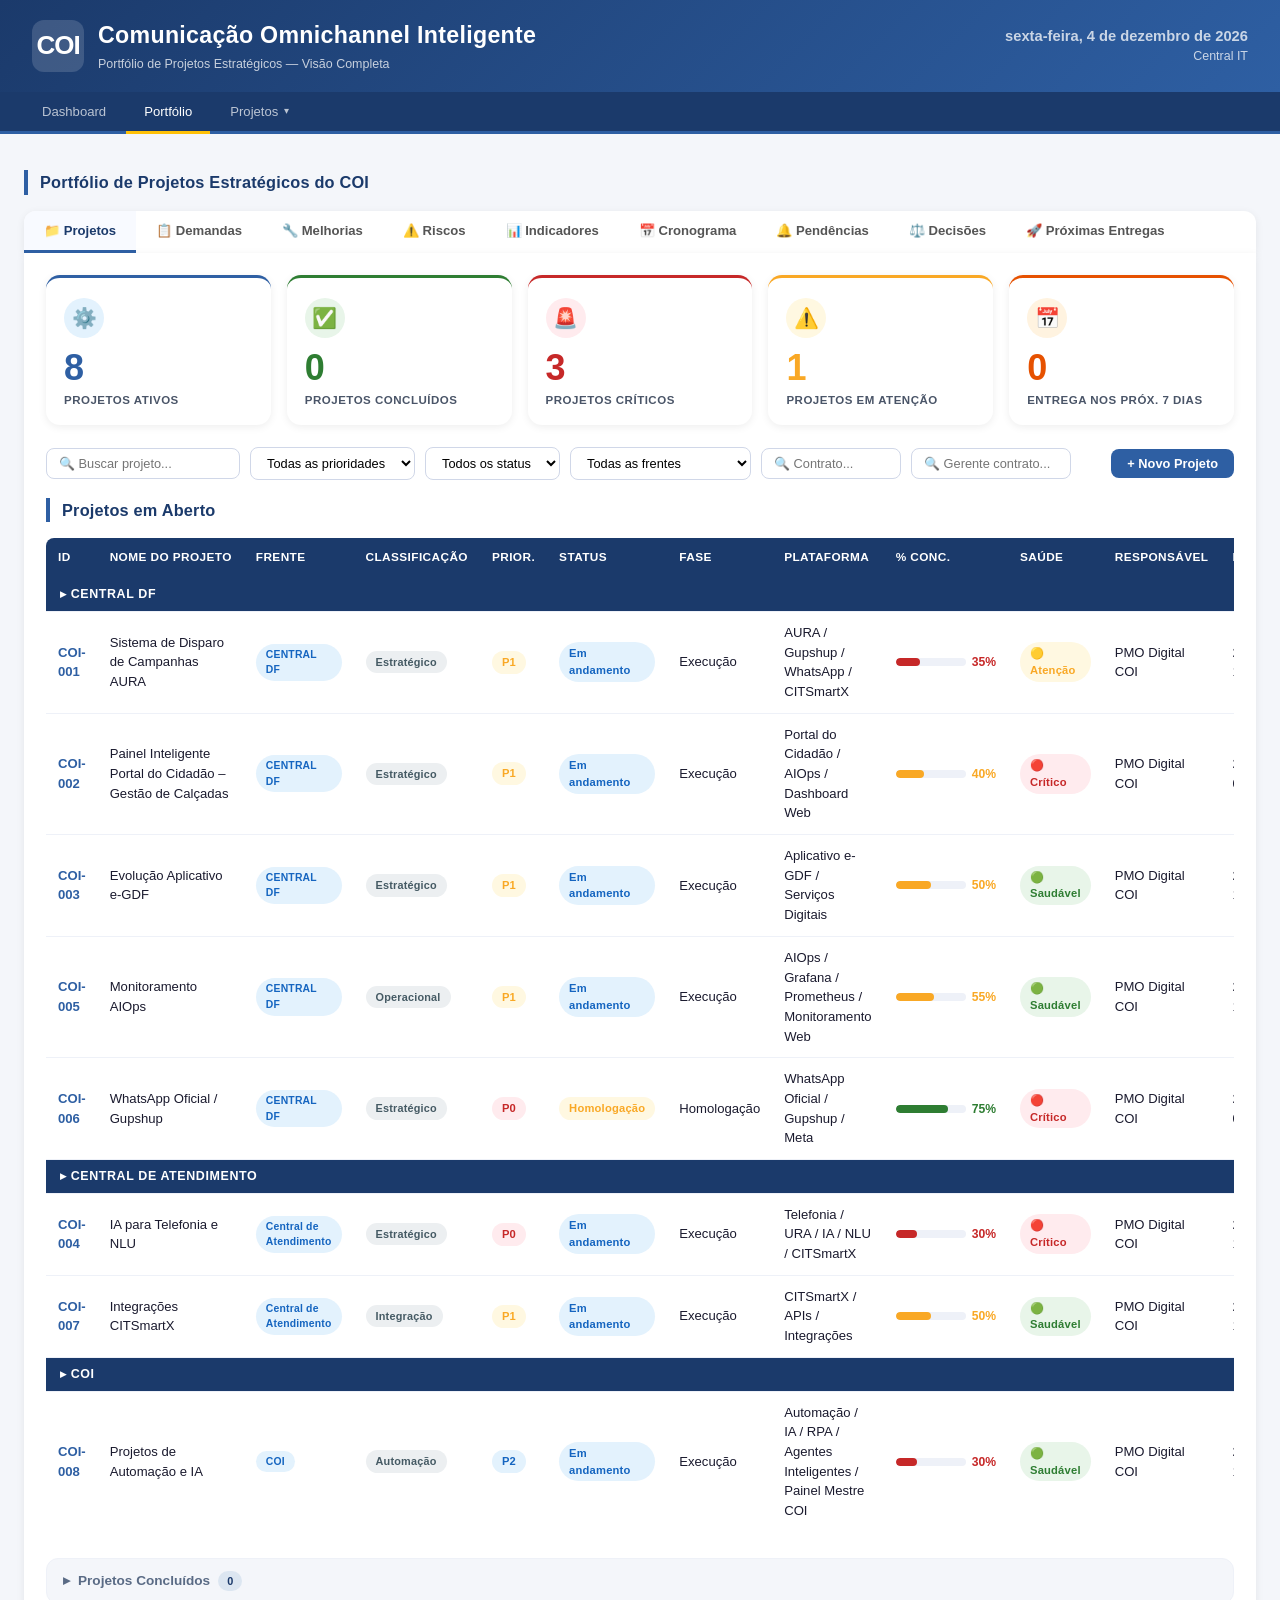
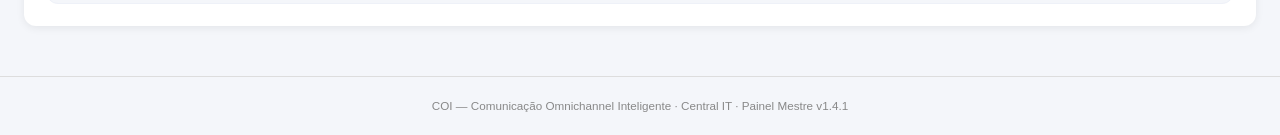
<file: projetos/ficha.html>
<!DOCTYPE html>
<html lang="pt-BR">
<head>
<meta charset="UTF-8">
<meta name="viewport" content="width=device-width, initial-scale=1.0">
<title>COI — Ficha do Projeto</title>
<link rel="stylesheet" href="../assets/style.css">
<script src="../dados/projetos.js"></script>
</head>
<body>

<header>
  <div class="logo-area">
    <div class="logo-box">COI</div>
    <div class="header-title">
      <h1 id="hdr-titulo">Ficha do Projeto</h1>
      <p>Ficha Individual do Projeto · Comunicação Omnichannel Inteligente</p>
    </div>
  </div>
  <div class="header-meta"><strong id="data-atual"></strong>Central IT</div>
</header>

<nav id="nav-principal">
  <a href="../index.html">Dashboard</a>
  <a href="../portfolio.html">Portfólio</a>
</nav>

<main id="main-content">
  <div id="secao-projeto">

  <!-- HERO -->
  <div class="hero" id="hero-bloco">
    <div class="hero-left">
      <div class="hero-id" id="hero-id-line"></div>
      <h2 id="hero-nome">—</h2>
      <div class="hero-badges" id="hero-badges"></div>
      <div class="hero-plat" id="hero-plat"></div>
      <div style="margin-top:12px;">
        <div style="font-size:.74rem;color:#777;margin-bottom:4px;">Evolução do Projeto</div>
        <div class="progress-bar" style="height:10px;"><div class="progress-fill" id="hero-bar" style="width:0%"></div></div>
        <div style="font-size:.72rem;color:#777;margin-top:4px;" id="hero-perc-txt"></div>
      </div>
    </div>
    <div class="hero-right">
      <div class="semaforo-hero" id="hero-sem">—</div>
      <div class="semaforo-label">Semáforo do Projeto</div>
      <div class="perc-circle" id="hero-circle" style="margin-top:12px;">
        <div class="perc-inner">
          <div class="perc-val" id="hero-perc-val">—</div>
          <div class="perc-label">Conclusão</div>
        </div>
      </div>
    </div>
  </div>

  <div class="edit-bar" id="edit-bar">
    ✏️ Modo Edição Ativo — Preencha os campos e clique em Salvar
    <button class="btn-save" onclick="salvarEdicao()">💾 Salvar Alterações</button>
    <button class="btn-cancel" onclick="cancelarEdicao()">✕ Cancelar</button>
  </div>

  <!-- PADRÃO OFICIAL COI 2.0 (Fase 5B.5) — renderizado pelo JS para todos os projetos -->
  <div id="fp-padrao"></div>

  <!-- BLOCO 1: IDENTIFICAÇÃO -->
  <div class="section-title">1. Identificação do Projeto</div>
  <div class="grid-2">
    <div class="block">
      <h3>Dados Gerais</h3>
      <div class="field"><div class="field-label">Objetivo:</div><div class="field-val" id="f-beneficio">—</div></div>
      <div class="field"><div class="field-label">Classificação:</div><div class="field-val" id="f-class">—</div></div>
      <div class="field"><div class="field-label">Frente:</div><div class="field-val" id="f-frente">—</div></div>
      <div class="field"><div class="field-label">Tipo:</div><div class="field-val" id="f-tipo">—</div></div>
      <div class="field"><div class="field-label">Patrocinador:</div><div class="field-val" id="f-patr" contenteditable="false"></div></div>
      <div class="field"><div class="field-label">Cliente / Órgão:</div><div class="field-val" id="f-orgao" contenteditable="false"></div></div>
      <div class="field"><div class="field-label">Responsável COI:</div><div class="field-val" id="f-resp" contenteditable="false"></div></div>
    </div>
    <div class="block">
      <h3>Informações de Gestão</h3>
      <div class="field"><div class="field-label">Dependências:</div><div class="field-val" id="f-dep">—</div></div>
      <div class="field"><div class="field-label">Impacto Contratual:</div><div class="field-val" id="f-contrato">—</div></div>
      <div class="field"><div class="field-label">Nº Contrato:</div><div class="field-val" id="f-contrato-num">—</div></div>
      <div class="field"><div class="field-label">Gerente do Contrato:</div><div class="field-val" id="f-gerente-contrato">—</div></div>
      <div class="field"><div class="field-label">Competência:</div><div class="field-val" id="f-competencia">—</div></div>
      <div class="field"><div class="field-label">Fonte da Informação:</div><div class="field-val" id="f-fonte" contenteditable="false"></div></div>
      <div class="field"><div class="field-label">Obs. Executivas:</div><div class="field-val" id="f-obs" contenteditable="false"></div></div>
      <button class="btn-edit" style="margin-top:10px;" id="btn-editar" onclick="ativarEdicao()">✏️ Editar Dados</button>
    </div>
  </div>

  <!-- BLOCO 2: CRONOGRAMA -->
  <div class="section-title">2. Cronograma e Progresso</div>
  <div class="grid-3">
    <div class="block" style="text-align:center;">
      <h3>Data de Início</h3>
      <div style="font-size:1.5rem;font-weight:800;color:var(--azul-medio);margin:8px 0;" id="f-inicio">—</div>
      <div style="font-size:.72rem;color:#777;">Início formal do projeto</div>
    </div>
    <div class="block" style="text-align:center;">
      <h3>Prazo Previsto</h3>
      <div style="font-size:1.5rem;font-weight:800;color:#F9A825;margin:8px 0;" id="f-prazo">—</div>
      <div style="font-size:.72rem;color:#777;">Data de entrega prevista</div>
    </div>
    <div class="block" style="text-align:center;">
      <h3>Última Atualização</h3>
      <div style="font-size:1.5rem;font-weight:800;color:#777;margin:8px 0;" id="f-upd">—</div>
      <div style="font-size:.72rem;color:#777;">Data da última revisão</div>
    </div>
  </div>

  <!-- BLOCO 3: ATIVIDADES -->
  <div class="section-title">3. Atividades Realizadas</div>
  <div class="block">
    <h3>Entregas Concluídas</h3>
    <div class="table-wrap">
      <table id="tb-atividades">
        <thead><tr><th>Data</th><th>Descrição da Atividade</th><th>Responsável</th><th>Evidência</th></tr></thead>
        <tbody id="tbody-atividades"></tbody>
      </table>
    </div>
    <button class="btn-edit" style="margin-top:12px;" onclick="abrirModal('modal-atividade')">+ Adicionar Atividade</button>
  </div>

  <!-- BLOCO 4: PRÓXIMOS PASSOS -->
  <div class="section-title">4. Próximos Passos</div>
  <div class="block">
    <h3>Marcos Futuros</h3>
    <div class="table-wrap">
      <table id="tb-passos">
        <thead><tr><th>Marco / Entrega</th><th>Responsável</th><th>Data Prevista</th><th>Status</th></tr></thead>
        <tbody id="tbody-passos"></tbody>
      </table>
    </div>
    <button class="btn-edit" style="margin-top:12px;" onclick="abrirModal('modal-passo')">+ Adicionar Marco</button>
  </div>

  <!-- BLOCO 5: RISCOS -->
  <div class="section-title">5. Riscos do Projeto</div>
  <div class="block">
    <h3>Matriz de Riscos</h3>
    <div class="table-wrap">
      <table id="tb-riscos">
        <thead><tr><th>Descrição do Risco</th><th>Probabilidade</th><th>Impacto</th><th>Nível</th><th>Status</th><th>Plano de Mitigação</th><th>Responsável</th></tr></thead>
        <tbody id="tbody-riscos"></tbody>
      </table>
    </div>
    <button class="btn-edit" style="margin-top:12px;" onclick="abrirModal('modal-risco')">+ Adicionar Risco</button>
  </div>

  <!-- BLOCO 6: DEMANDAS -->
  <div class="section-title">6. Demandas Vinculadas</div>
  <div class="block">
    <h3>Demandas e Melhorias do Projeto</h3>
    <div class="table-wrap">
      <table>
        <thead><tr><th>ID</th><th>Título</th><th>Tipo</th><th>Prioridade</th><th>Status</th><th>Responsável</th></tr></thead>
        <tbody><tr><td colspan="6"><div class="empty-state"><span class="icon">📋</span>Nenhuma demanda vinculada. Registre na aba Demandas do portfólio.</div></td></tr></tbody>
      </table>
    </div>
  </div>

  <!-- BLOCO 7: INDICADORES -->
  <div class="section-title">7. Indicadores do Projeto (KPIs)</div>
  <div class="block">
    <h3>Meta x Realizado</h3>
    <div class="table-wrap">
      <table>
        <thead><tr><th>Indicador</th><th>Unidade</th><th>Meta</th><th>Realizado</th><th>Variação</th><th>Tendência</th><th>Semáforo</th></tr></thead>
        <tbody><tr><td colspan="7"><div class="empty-state"><span class="icon">📊</span>Indicadores serão inseridos via base Excel (aba Indicadores).</div></td></tr></tbody>
      </table>
    </div>
  </div>

  <!-- BLOCO 8: PENDÊNCIAS E DECISÕES -->
  <div class="section-title">8. Pendências e Decisões</div>
  <div class="grid-2">
    <div class="block">
      <h3>Pendências em Aberto</h3>
      <div class="table-wrap">
        <table><thead><tr><th>Descrição</th><th>Responsável</th><th>Prazo</th><th>Status</th></tr></thead>
        <tbody id="tbody-pendencias"></tbody></table>
      </div>
      <button class="btn-edit" style="margin-top:12px;" onclick="abrirModal('modal-pendencia')">+ Adicionar Pendência</button>
    </div>
    <div class="block">
      <h3>Decisões Registradas</h3>
      <div class="table-wrap">
        <table><thead><tr><th>Decisão</th><th>Data</th><th>Responsável</th><th>Impacto</th></tr></thead>
        <tbody><tr><td colspan="4"><div class="empty-state"><span class="icon">⚖️</span>Nenhuma decisão registrada.</div></td></tr></tbody></table>
      </div>
    </div>
  </div>


  <!-- BLOCO 9: EXECUÇÃO MENSAL / GESTÃO EXECUTIVA -->
  <div class="section-title">9. Execução Mensal e Gestão Executiva</div>
  <div class="grid-2">
    <div class="block">
      <h3>Indicadores Executivos</h3>
      <div class="field">
        <div class="field-label">Riscos Críticos:</div>
        <div class="field-val" id="f-riscos-criticos">—</div>
      </div>
      <div class="field">
        <div class="field-label">Decisões Pendentes:</div>
        <div class="field-val" id="f-decisoes-pend">—</div>
      </div>
      <div class="field">
        <div class="field-label">Plano de Excelência:</div>
        <div class="field-val" id="f-plano-exc">—</div>
      </div>
    </div>
    <div class="block">
      <h3>Benefícios e Evidências</h3>
      <div class="field">
        <div class="field-label">Benefício Esperado:</div>
        <div class="field-val" id="f-benef-esp">—</div>
      </div>
      <div class="field">
        <div class="field-label">Benefício Realizado:</div>
        <div class="field-val" id="f-benef-real">—</div>
      </div>
      <div class="field">
        <div class="field-label">Evidência:</div>
        <div class="field-val" id="f-evidencia">—</div>
      </div>
    </div>
  </div>

  </div><!-- /secao-projeto -->

  <!-- === FICHA OPERACIONAL (Fase 5B.3) ===================================
       Visivel apenas para itens com tipoItem != 'Projeto'.
       Oculto por padrao; ativado via JS ao detectar tipoItem operacional.  -->
  <div id="secao-operacional" style="display:none">

    <!-- OP BLOCO 1: Identificacao -->
    <div class="section-title" id="op-secao-titulo">1. Identificacao da Demanda</div>
    <div class="grid-2">
      <div class="block">
        <h3>Dados da Demanda</h3>
        <div class="field"><div class="field-label">Tipo:</div><div class="field-val" id="op-tipo">—</div></div>
        <div class="field"><div class="field-label">Categoria Operacional:</div>
          <div class="field-val op-editavel" id="op-categoria" contenteditable="false">—</div></div>
        <div class="field"><div class="field-label">Frente / Cliente:</div>
          <div class="field-val op-editavel" id="op-frente" contenteditable="false">—</div></div>
        <div class="field"><div class="field-label">Solicitante:</div>
          <div class="field-val op-editavel" id="op-solicitante" contenteditable="false">—</div></div>
        <div class="field"><div class="field-label">Origem:</div>
          <div class="field-val" id="op-origem">—</div></div>
      </div>
      <div class="block">
        <h3>Gestao</h3>
        <div class="field">
          <div class="field-label">Status:</div>
          <div class="field-val">
            <select id="op-status" disabled class="op-select">
              <option>Planejamento</option><option>Em andamento</option>
              <option>Homologacao</option><option>Producao</option>
              <option>Concluído</option><option>Suspenso</option>
            </select>
          </div>
        </div>
        <div class="field">
          <div class="field-label">Prioridade:</div>
          <div class="field-val">
            <select id="op-prioridade" disabled class="op-select">
              <option>P0</option><option>P1</option><option>P2</option><option>P3</option>
            </select>
          </div>
        </div>
        <div class="field"><div class="field-label">Responsavel COI:</div>
          <div class="field-val op-editavel" id="op-responsavel" contenteditable="false">—</div></div>
        <div class="field"><div class="field-label">Orgao / Cliente:</div>
          <div class="field-val op-editavel" id="op-orgao" contenteditable="false">—</div></div>
        <button class="btn-edit" id="op-btn-editar" style="margin-top:10px;" onclick="ativarEdicaoOp()">&#x270F;&#xFE0F; Editar Demanda</button>
      </div>
    </div>

    <!-- OP BLOCO 2: Datas -->
    <div class="section-title">2. Datas e Prazos</div>
    <div class="grid-3">
      <div class="block" style="text-align:center;">
        <h3>Data da Solicitacao</h3>
        <div style="font-size:1.2rem;font-weight:800;color:var(--azul-medio);margin:8px 0;" id="op-data-solic">—</div>
        <div style="font-size:.72rem;color:#777;">Quando foi solicitado</div>
      </div>
      <div class="block" style="text-align:center;">
        <h3>Prazo de Resolucao</h3>
        <input type="date" id="op-prazo-resolucao" disabled
          style="font-size:1rem;font-weight:800;color:#F9A825;border:1px solid #dde3ef;border-radius:6px;padding:6px 10px;text-align:center;width:90%;margin:8px auto;display:block;">
        <div style="font-size:.72rem;color:#777;">Data limite prevista</div>
      </div>
      <div class="block" style="text-align:center;">
        <h3>Data de Resolucao</h3>
        <input type="date" id="op-data-resolucao" disabled
          style="font-size:1rem;font-weight:800;color:#2E7D32;border:1px solid #dde3ef;border-radius:6px;padding:6px 10px;text-align:center;width:90%;margin:8px auto;display:block;">
        <div style="font-size:.72rem;color:#777;">Quando foi resolvido</div>
      </div>
    </div>

    <!-- OP BLOCO 3: Observacoes -->
    <div class="section-title">3. Observacoes e Andamento</div>
    <div class="block">
      <h3>Observacoes Operacionais</h3>
      <div class="field-val op-editavel" id="op-obs-operacionais" contenteditable="false"
        style="min-height:60px;padding:8px 12px;border-radius:6px;line-height:1.6;">—</div>
      <h3 style="margin-top:16px;">Evidencia / Link</h3>
      <div class="field-val op-editavel" id="op-evidencia" contenteditable="false">—</div>
      <div class="field" style="margin-top:12px;">
        <div class="field-label">Ultima Atualizacao:</div>
        <div class="field-val" id="op-atualizado-em">—</div>
      </div>
    </div>

    <!-- OP BLOCO 4: Conclusao -->
    <div class="section-title">4. Conclusao da Demanda</div>
    <div class="block" id="op-bloco-conclusao">
      <!-- Preenchido dinamicamente pelo JS -->
    </div>

    <!-- Barra de edicao operacional -->
    <div class="edit-bar" id="op-edit-bar">
      &#x270F;&#xFE0F; Modo Edicao Ativo
      <button class="btn-save" onclick="salvarEdicaoOp()">&#x1F4BE; Salvar Alteracoes</button>
      <button class="btn-cancel" onclick="cancelarEdicaoOp()">&#x2715; Cancelar</button>
    </div>

  </div><!-- /secao-operacional -->

</main>

<!-- MODAL ATIVIDADE -->
<div class="modal-overlay" id="modal-atividade" role="dialog" aria-modal="true">
  <div class="modal">
    <h2>+ Registrar Atividade Realizada</h2>
    <div class="form-grid">
      <div class="form-group full"><label>Descrição da Atividade *</label><textarea id="atv-desc" rows="2" placeholder="Descreva a atividade concluída"></textarea></div>
      <div class="form-group"><label>Responsável</label><input type="text" id="atv-resp"></div>
      <div class="form-group"><label>Data</label><input type="date" id="atv-data"></div>
      <div class="form-group full"><label>Evidência / Link</label><input type="text" id="atv-evid" placeholder="URL ou descrição da evidência"></div>
    </div>
    <div class="modal-actions">
      <button class="btn-cancel" onclick="fecharModal('modal-atividade')">Cancelar</button>
      <button class="btn-save" onclick="salvarAtividade()">Salvar</button>
    </div>
  </div>
</div>

<!-- MODAL PASSO -->
<div class="modal-overlay" id="modal-passo" role="dialog" aria-modal="true">
  <div class="modal">
    <h2>📅 Adicionar Marco / Próximo Passo</h2>
    <div class="form-grid">
      <div class="form-group full"><label>Marco / Entrega *</label><input type="text" id="pas-desc" placeholder="Descreva o próximo marco"></div>
      <div class="form-group"><label>Responsável</label><input type="text" id="pas-resp"></div>
      <div class="form-group"><label>Data Prevista</label><input type="date" id="pas-data"></div>
      <div class="form-group"><label>Status</label>
        <select id="pas-status"><option>Pendente</option><option>Em andamento</option><option>Concluído</option><option>Atrasado</option></select>
      </div>
    </div>
    <div class="modal-actions">
      <button class="btn-cancel" onclick="fecharModal('modal-passo')">Cancelar</button>
      <button class="btn-save" onclick="salvarPasso()">Salvar</button>
    </div>
  </div>
</div>

<!-- MODAL RISCO -->
<div class="modal-overlay" id="modal-risco" role="dialog" aria-modal="true">
  <div class="modal">
    <h2>⚠️ Registrar Risco</h2>
    <div class="form-grid">
      <div class="form-group full"><label>Descrição do Risco *</label><textarea id="rsc-desc" rows="2" placeholder="Descreva o risco identificado"></textarea></div>
      <div class="form-group"><label>Probabilidade</label>
        <select id="rsc-prob"><option>Alta</option><option selected>Média</option><option>Baixa</option></select>
      </div>
      <div class="form-group"><label>Impacto</label>
        <select id="rsc-imp"><option>Alto</option><option selected>Médio</option><option>Baixo</option></select>
      </div>
      <div class="form-group"><label>Status</label>
        <select id="rsc-status"><option>Identificado</option><option>Mitigando</option><option>Aceito</option><option>Encerrado</option></select>
      </div>
      <div class="form-group full"><label>Plano de Mitigação</label><textarea id="rsc-mit" rows="2"></textarea></div>
      <div class="form-group"><label>Responsável</label><input type="text" id="rsc-resp"></div>
    </div>
    <div class="modal-actions">
      <button class="btn-cancel" onclick="fecharModal('modal-risco')">Cancelar</button>
      <button class="btn-save" onclick="salvarRisco()">Salvar</button>
    </div>
  </div>
</div>

<!-- MODAL PENDÊNCIA -->
<div class="modal-overlay" id="modal-pendencia" role="dialog" aria-modal="true">
  <div class="modal">
    <h2>📔 Registrar Pendência</h2>
    <div class="form-grid">
      <div class="form-group full"><label>Descrição *</label><textarea id="pend-desc" rows="2"></textarea></div>
      <div class="form-group"><label>Responsável</label><input type="text" id="pend-resp"></div>
      <div class="form-group"><label>Prazo</label><input type="date" id="pend-prazo"></div>
      <div class="form-group"><label>Status</label>
        <select id="pend-status"><option>Aberta</option><option>Em andamento</option><option>Resolvida</option></select>
      </div>
    </div>
    <div class="modal-actions">
      <button class="btn-cancel" onclick="fecharModal('modal-pendencia')">Cancelar</button>
      <button class="btn-save" onclick="salvarPendencia()">Salvar</button>
    </div>
  </div>
</div>

<!-- TOAST -->
<div class="toast" id="toast" role="status" aria-live="polite"></div>

<footer id="rodape">COI — Comunicação Omnichannel Inteligente · Central IT · Painel Mestre v1.4.1</footer>

<script>
// --- ID do projeto via hash da URL ------------------------------------
// Exemplo: projetos/ficha.html#COI-001
// Hash vazio → redireciona para portfólio
const FICHA_ID = window.location.hash.slice(1);

if (!FICHA_ID) {
  window.location.replace('../portfolio.html');
}

// Navegar para outro projeto (clicar no nav) recarrega a página
// com o novo hash, re-executando todo o script — sem estado perdido
window.addEventListener('hashchange', () => { window.location.reload(); });

// --- Helpers ----------------------------------------------------------
function showToast(msg, erro=false) {
  const t = document.getElementById('toast');
  t.textContent = msg;
  t.className = 'toast' + (erro ? ' erro' : '');
  requestAnimationFrame(() => t.classList.add('show'));
  setTimeout(() => t.classList.remove('show'), 3000);
}
function abrirModal(id) { document.getElementById(id).classList.add('open'); }
function fecharModal(id) { document.getElementById(id).classList.remove('open'); }
function percColor(n) { return n>=70?'#2E7D32':n>=40?'#F9A825':'#C62828'; }
function clearEl(el) { while (el.firstChild) el.removeChild(el.firstChild); }
function nivelRisco(prob, imp) {
  if (prob==='Alta'  && imp==='Alto')  return {txt:'Crítico', cls:'badge-vermelho'};
  if (prob==='Alta'  || imp==='Alto')  return {txt:'Alto',    cls:'badge-vermelho'};
  if (prob==='Média' || imp==='Médio') return {txt:'Médio',   cls:'badge-amarelo'};
  return {txt:'Baixo', cls:'badge-verde'};
}
function statusBadgeCls(s) {
  return {'Pendente':'badge-cinza','Em andamento':'badge-azul','Concluído':'badge-verde',
    'Atrasado':'badge-vermelho','Aberta':'badge-amarelo','Resolvida':'badge-verde'}[s]||'badge-cinza';
}
function emptyRow(cols, msg) {
  const tr = document.createElement('tr');
  const td = document.createElement('td');
  td.colSpan = cols;
  const div = document.createElement('div');
  div.className = 'empty-state';
  const icon = document.createElement('span');
  icon.className = 'icon';
  icon.textContent = '[Caixa]';
  div.appendChild(icon);
  div.appendChild(document.createTextNode(' ' + msg));
  td.appendChild(div);
  tr.appendChild(td);
  return tr;
}

// --- Data ------------------------------------------------------------
document.getElementById('data-atual').textContent =
  new Date().toLocaleDateString('pt-BR',{weekday:'long',year:'numeric',month:'long',day:'numeric'});

// --- Projeto (com fallback de erro visual) ----------------------------
const projeto = COI_DATA.projetos.find(p => p.id === FICHA_ID);

if (!projeto) {
  // Projeto não encontrado: exibe tela de erro sem innerHTML inseguro
  const main = document.getElementById('main-content');
  clearEl(main);
  const bloco = document.createElement('div');
  bloco.className = 'block';
  bloco.style.cssText = 'text-align:center;padding:60px 20px;';

  const icon = document.createElement('div');
  icon.style.cssText = 'font-size:3rem;margin-bottom:16px;';
  icon.textContent = '[Busca]';

  const titulo = document.createElement('h2');
  titulo.style.cssText = 'color:var(--azul-escuro);margin-bottom:10px;';
  titulo.textContent = 'Projeto não encontrado';

  const msg = document.createElement('p');
  msg.style.cssText = 'color:#666;font-size:.9rem;margin-bottom:20px;';
  msg.textContent = 'Nenhum projeto com ID "' + FICHA_ID + '" foi localizado no portfólio.';

  const btn = document.createElement('a');
  btn.href = '../portfolio.html';
  btn.className = 'btn-edit';
  btn.style.textDecoration = 'none';
  btn.textContent = '← Voltar ao Portfólio';

  bloco.appendChild(icon);
  bloco.appendChild(titulo);
  bloco.appendChild(msg);
  bloco.appendChild(btn);
  main.appendChild(bloco);

  document.getElementById('hdr-titulo').textContent = 'Projeto não encontrado';
  document.title = 'COI — Projeto não encontrado';

  // --- Log diagnóstico de hashes inválidos ------------------------
  // Consultável via DevTools > Application > localStorage > coi_hash_invalidos
  try {
    const log = JSON.parse(localStorage.getItem('coi_hash_invalidos') || '[]');
    log.push({ hash: FICHA_ID, ts: new Date().toISOString() });
    if (log.length > 50) log.splice(0, log.length - 50);
    localStorage.setItem('coi_hash_invalidos', JSON.stringify(log));
  } catch (_) { /* silencioso se localStorage indisponível */ }
  console.warn('COI: hash inválido registrado —', FICHA_ID);
}

// --- Nav dinâmica -----------------------------------------------------
// Links usam ficha.html#ID — sem arquivo físico por projeto
const nav = document.getElementById('nav-principal');
COI_DATA.projetos.forEach(p => {
  const a = document.createElement('a');
  a.href = 'ficha.html#' + p.id;
  a.textContent = p.id;
  a.title = p.nome;
  if (p.id === FICHA_ID) a.classList.add('active');
  nav.appendChild(a);
});

// --- Renderizar HERO --------------------------------------------------
function renderHero(p) {
  document.getElementById('hdr-titulo').textContent = p.id + ' — ' + p.nome;
  document.title = 'COI — ' + p.id + ': ' + p.nome;
  document.getElementById('rodape').textContent =
    'COI — Comunicação Omnichannel Inteligente · Central IT · Ficha ' + p.id + ' · Painel Mestre v1.4.1';
  document.getElementById('hero-id-line').textContent =
    p.id + ' · Atualizado em ' + (p.atualizadoEm || new Date().toLocaleDateString('pt-BR'));
  document.getElementById('hero-nome').textContent = p.nome;
  const hplat = document.getElementById('hero-plat');
  clearEl(hplat);
  const strong = document.createElement('strong');
  strong.textContent = 'Plataforma: ';
  hplat.appendChild(strong);
  hplat.appendChild(document.createTextNode(p.plataforma || '—'));
  document.getElementById('hero-sem').textContent = p.semaforo || '—';
  const fc = percColor(p.percentual);
  document.getElementById('hero-bar').style.width = p.percentual + '%';
  document.getElementById('hero-bar').style.background = fc;
  document.getElementById('hero-perc-txt').textContent = p.percentual + '% concluído';
  document.getElementById('hero-perc-val').textContent = p.percentual + '%';
  document.getElementById('hero-perc-val').style.color = fc;
  const circle = document.getElementById('hero-circle');
  circle.style.background =
    `conic-gradient(${fc} ${Math.round(p.percentual*3.6)}deg, #EEF1F8 0deg)`;
  const badges = document.getElementById('hero-badges');
  clearEl(badges);
  [
    [p.prioridade, p.prioridade==='P0'?'badge-vermelho':p.prioridade==='P1'?'badge-amarelo':'badge-azul'],
    [p.status,     'badge-azul'],
    [p.classificacao, 'badge-cinza'],
    [p.fase,       'badge-azul']
  ].forEach(([txt, cls]) => {
    if (!txt) return;
    const s = document.createElement('span');
    s.className = 'badge ' + cls;
    s.textContent = txt;
    badges.appendChild(s);
  });
}

// --- Renderizar campos texto ------------------------------------------
function renderCampos(p) {
  const set = function(id, val) {
    const el = document.getElementById(id);
    if (el) el.textContent = val || '—';
  };
  // Campos existentes
  set('f-beneficio', p.beneficio);
  set('f-class',     p.classificacao);
  set('f-patr',      p.patrocinador);
  set('f-orgao',     p.orgao);
  set('f-resp',      p.responsavel);
  set('f-dep',       p.dependencias);
  set('f-contrato',  p.impactoContratual);
  set('f-fonte',     p.fonteInformacao);
  set('f-obs',       p.observacoesExecutivas);
  set('f-inicio',    p.dataInicio    || '—');
  set('f-prazo',     p.prazoPrevisto || '—');
  set('f-upd',       p.atualizadoEm  || new Date().toLocaleDateString('pt-BR'));

  // -- Fase 4A: campos de identificação ------------------------------
  set('f-frente',          p.frente          || '—');
  set('f-tipo',            p.tipoItem        || '—');
  set('f-contrato-num',    p.contrato        || '—');
  set('f-gerente-contrato',p.gerenteContrato || '—');
  set('f-competencia',     p.competencia     || '—');

  // -- Fase 4A: indicadores executivos -------------------------------
  // Riscos críticos — badge vermelho se > 0
  var elRiscos = document.getElementById('f-riscos-criticos');
  if (elRiscos) {
    var nRiscos = p.riscosCriticos || 0;
    clearEl(elRiscos);
    var spRiscos = document.createElement('span');
    spRiscos.className = 'badge ' + (nRiscos > 0 ? 'badge-vermelho' : 'badge-verde');
    spRiscos.textContent = nRiscos > 0 ? nRiscos + ' risco(s) crítico(s)' : 'Nenhum';
    elRiscos.appendChild(spRiscos);
  }

  // Decisões pendentes — badge amarelo se > 0
  var elDecisoes = document.getElementById('f-decisoes-pend');
  if (elDecisoes) {
    var nDecisoes = p.decisoesPendentes || 0;
    clearEl(elDecisoes);
    var spDec = document.createElement('span');
    spDec.className = 'badge ' + (nDecisoes > 0 ? 'badge-amarelo' : 'badge-verde');
    spDec.textContent = nDecisoes > 0 ? nDecisoes + ' pendente(s)' : 'Nenhuma';
    elDecisoes.appendChild(spDec);
  }

  // Plano de excelência — boolean → badge
  var elPlano = document.getElementById('f-plano-exc');
  if (elPlano) {
    clearEl(elPlano);
    var spPlano = document.createElement('span');
    spPlano.className = 'badge ' + (p.planoExcelencia ? 'badge-azul' : 'badge-cinza');
    spPlano.textContent = p.planoExcelencia ? 'Ativo' : 'Não iniciado';
    elPlano.appendChild(spPlano);
  }

  // -- Fase 4A: benefícios e evidências ------------------------------
  set('f-benef-esp',  p.beneficioEsperado  || '—');
  set('f-benef-real', p.beneficioRealizado || '—');
  set('f-evidencia',  p.evidencia          || '—');
}

// renderHero e renderCampos sao chamados no dispatch principal abaixo (Fase 5B.5)

// --- Modo edição ------------------------------------------------------
const EDIT_FIELDS = ['f-patr','f-orgao','f-resp','f-fonte','f-obs'];
let dadosEdicao = {};

function ativarEdicao() {
  EDIT_FIELDS.forEach(id => {
    const el = document.getElementById(id);
    if (el) {
      el.setAttribute('contenteditable','true');
      el.classList.add('edit');
      dadosEdicao[id] = el.textContent.trim();
    }
  });
  document.getElementById('edit-bar').classList.add('show');
  document.getElementById('btn-editar').style.display = 'none';
}

function cancelarEdicao() {
  EDIT_FIELDS.forEach(id => {
    const el = document.getElementById(id);
    if (el) {
      el.textContent = dadosEdicao[id] || '—';
      el.setAttribute('contenteditable','false');
      el.classList.remove('edit');
    }
  });
  document.getElementById('edit-bar').classList.remove('show');
  document.getElementById('btn-editar').style.display = '';
}

function salvarEdicao() {
  const p = COI_DATA.projetos.find(p => p.id === FICHA_ID);
  if (!p) return;
  const map = {
    'f-patr':'patrocinador','f-orgao':'orgao','f-resp':'responsavel',
    'f-fonte':'fonteInformacao','f-obs':'observacoesExecutivas'
  };
  EDIT_FIELDS.forEach(id => {
    const el = document.getElementById(id);
    if (el) {
      const val = el.textContent.trim();
      p[map[id]] = (val === '—' ? '' : val); // Fase 5A.2 — I-03: permite limpar campo
      el.setAttribute('contenteditable','false');
      el.classList.remove('edit');
    }
  });
  p.atualizadoEm = new Date().toLocaleDateString('pt-BR');
  coiSalvarProjeto(p);
  document.getElementById('edit-bar').classList.remove('show');
  document.getElementById('btn-editar').style.display = '';
  renderHero(p);
  const upd = document.getElementById('f-upd');
  if (upd) upd.textContent = p.atualizadoEm;
  showToast('Dados salvos com sucesso.');
}

// --- Tabelas (localStorage) -------------------------------------------
function renderTabela(tbodyId, dados, colunas, vazio) {
  const tb = document.getElementById(tbodyId);
  clearEl(tb);
  if (!dados.length) { tb.appendChild(emptyRow(colunas, vazio)); return; }
  dados.forEach(row => {
    const tr = document.createElement('tr');
    row._cells.forEach(c => {
      const td = document.createElement('td');
      if (c.badge) {
        const sp = document.createElement('span');
        sp.className = 'badge ' + c.badge;
        sp.textContent = c.val;
        td.appendChild(sp);
      } else td.textContent = c.val || '—';
      tr.appendChild(td);
    });
    tb.appendChild(tr);
  });
}

// ATIVIDADES
function carregarAtividades() {
  const dados = coiCarregarSecaoFicha(FICHA_ID, 'atividades');
  renderTabela('tbody-atividades', dados.map(a => ({_cells:[
    {val:a.data},{val:a.desc},{val:a.resp},{val:a.evid||'—'}
  ]})), 4, 'Nenhuma atividade registrada. Clique em "+ Adicionar" para incluir entregas.');
}
function salvarAtividade() {
  const desc = document.getElementById('atv-desc').value.trim();
  if (!desc) { showToast('Descrição obrigatória.', true); return; }
  const dados = coiCarregarSecaoFicha(FICHA_ID, 'atividades');
  dados.push({
    desc, resp: document.getElementById('atv-resp').value,
    data: document.getElementById('atv-data').value || new Date().toLocaleDateString('pt-BR'),
    evid: document.getElementById('atv-evid').value
  });
  const r1 = coiSalvarSecaoFicha(FICHA_ID, 'atividades', dados);
  if (r1 && r1.quota) { showToast('⚠️ Armazenamento local cheio. Exporte os dados antes de continuar.', true); return; }
  carregarAtividades();
  fecharModal('modal-atividade');
  ['atv-desc','atv-resp','atv-data','atv-evid'].forEach(id => document.getElementById(id).value='');
  showToast('Atividade registrada.');
}

// PASSOS
function carregarPassos() {
  const dados = coiCarregarSecaoFicha(FICHA_ID, 'passos');
  renderTabela('tbody-passos', dados.map(p => ({_cells:[
    {val:p.desc},{val:p.resp},{val:p.data},
    {val:p.status, badge:statusBadgeCls(p.status)}
  ]})), 4, 'Nenhum marco cadastrado. Clique em "+ Adicionar".');
}
function salvarPasso() {
  const desc = document.getElementById('pas-desc').value.trim();
  if (!desc) { showToast('Descrição obrigatória.', true); return; }
  const dados = coiCarregarSecaoFicha(FICHA_ID, 'passos');
  dados.push({
    desc, resp: document.getElementById('pas-resp').value,
    data: document.getElementById('pas-data').value,
    status: document.getElementById('pas-status').value
  });
  const r2 = coiSalvarSecaoFicha(FICHA_ID, 'passos', dados);
  if (r2 && r2.quota) { showToast('⚠️ Armazenamento local cheio. Exporte os dados antes de continuar.', true); return; }
  carregarPassos();
  fecharModal('modal-passo');
  ['pas-desc','pas-resp','pas-data'].forEach(id => document.getElementById(id).value='');
  showToast('Marco adicionado.');
}

// RISCOS
function carregarRiscos() {
  const dados = coiCarregarSecaoFicha(FICHA_ID, 'riscos');
  renderTabela('tbody-riscos', dados.map(r => {
    const n = nivelRisco(r.prob, r.imp);
    return {_cells:[
      {val:r.desc},{val:r.prob},{val:r.imp},
      {val:n.txt, badge:n.cls},
      {val:r.status, badge:'badge-amarelo'},
      {val:r.mit},{val:r.resp}
    ]};
  }), 7, 'Nenhum risco cadastrado. Clique em "+ Adicionar".');
}
function salvarRisco() {
  const desc = document.getElementById('rsc-desc').value.trim();
  if (!desc) { showToast('Descrição obrigatória.', true); return; }
  const dados = coiCarregarSecaoFicha(FICHA_ID, 'riscos');
  dados.push({
    desc, prob: document.getElementById('rsc-prob').value,
    imp:  document.getElementById('rsc-imp').value,
    status: document.getElementById('rsc-status').value,
    mit:  document.getElementById('rsc-mit').value,
    resp: document.getElementById('rsc-resp').value
  });
  const r3 = coiSalvarSecaoFicha(FICHA_ID, 'riscos', dados);
  if (r3 && r3.quota) { showToast('⚠️ Armazenamento local cheio. Exporte os dados antes de continuar.', true); return; }
  carregarRiscos();
  fecharModal('modal-risco');
  ['rsc-desc','rsc-mit'].forEach(id => document.getElementById(id).value='');
  showToast('Risco registrado.');
}

// PENDÊNCIAS
function carregarPendencias() {
  const dados = coiCarregarSecaoFicha(FICHA_ID, 'pendencias');
  renderTabela('tbody-pendencias', dados.map(p => ({_cells:[
    {val:p.desc},{val:p.resp},{val:p.prazo},
    {val:p.status, badge:statusBadgeCls(p.status)}
  ]})), 4, 'Nenhuma pendência registrada.');
}
function salvarPendencia() {
  const desc = document.getElementById('pend-desc').value.trim();
  if (!desc) { showToast('Descrição obrigatória.', true); return; }
  const dados = coiCarregarSecaoFicha(FICHA_ID, 'pendencias');
  dados.push({
    desc, resp: document.getElementById('pend-resp').value,
    prazo: document.getElementById('pend-prazo').value,
    status: document.getElementById('pend-status').value
  });
  const r4 = coiSalvarSecaoFicha(FICHA_ID, 'pendencias', dados);
  if (r4 && r4.quota) { showToast('⚠️ Armazenamento local cheio. Exporte os dados antes de continuar.', true); return; }
  carregarPendencias();
  fecharModal('modal-pendencia');
  ['pend-desc','pend-resp','pend-prazo'].forEach(id => document.getElementById(id).value='');
  showToast('Pendência registrada.');
}



// --- Fase 5B.3: Ficha Operacional Condicional -----------------------------
// Detecta se o item eh operacional (tipoItem presente e diferente de 'Projeto')
function eOperacional(p) {
  return p.tipoItem && p.tipoItem !== 'Projeto';
}

// Preenche a ficha operacional e oculta blocos de projeto estrategico
function renderFichaOperacional(p) {
  var secProj = document.getElementById('secao-projeto');
  if (secProj) secProj.style.display = 'none';
  var barProj = document.getElementById('edit-bar');
  if (barProj) barProj.style.display = 'none';

  var secOp = document.getElementById('secao-operacional');
  if (secOp) secOp.style.display = '';

  // Titulo da secao
  var tituloSec = document.getElementById('op-secao-titulo');
  if (tituloSec) tituloSec.textContent = '1. Identificacao — ' + (p.tipoItem || 'Item Operacional');

  // Campos de texto simples
  var setOp = function(id, val) {
    var el = document.getElementById(id);
    if (el) el.textContent = val || '—';
  };
  setOp('op-tipo',              p.tipoItem             || '—');
  setOp('op-categoria',         p.categoriaOperacional  || '—');
  setOp('op-frente',            p.frente                || '—');
  setOp('op-solicitante',       p.solicitante           || '—');
  setOp('op-origem',            p.origem                || '—');
  setOp('op-responsavel',       p.responsavel           || '—');
  setOp('op-orgao',             p.orgao                 || '—');
  setOp('op-data-solic',        p.dataSolicitacao       || '—');
  setOp('op-obs-operacionais',  p.observacoesOperacionais || '—');
  setOp('op-evidencia',         p.evidencia             || '—');
  setOp('op-atualizado-em',     p.atualizadoEm          || '—');

  // Select Status
  var selSt = document.getElementById('op-status');
  if (selSt) {
    for (var i = 0; i < selSt.options.length; i++) {
      // Comparar ignorando acentos comuns (opcoes ASCII vs dados com acento)
      var opt = selSt.options[i].value;
      if (opt === p.status || normalizarStatus(opt) === normalizarStatus(p.status || '')) {
        selSt.selectedIndex = i; break;
      }
    }
  }

  // Select Prioridade
  var selPr = document.getElementById('op-prioridade');
  if (selPr) {
    for (var j = 0; j < selPr.options.length; j++) {
      if (selPr.options[j].value === p.prioridade) { selPr.selectedIndex = j; break; }
    }
  }

  // Date inputs
  var elPrazo = document.getElementById('op-prazo-resolucao');
  if (elPrazo) elPrazo.value = p.prazoResolucao || '';
  var elDataRes = document.getElementById('op-data-resolucao');
  if (elDataRes) elDataRes.value = p.dataResolucao || '';

  renderBlocoConclusao(p);
}

// Normaliza strings de status para comparacao (remove acentos basicos)
function normalizarStatus(s) {
  return s.toLowerCase()
    .replace(/[aáàãâ]/g, 'a').replace(/[eéê]/g, 'e')
    .replace(/[iíî]/g, 'i').replace(/[oóôõ]/g, 'o')
    .replace(/[uúû]/g, 'u').replace(/[cç]/g, 'c');
}

// Renderiza o bloco de conclusao (estado Concluído ou botao de concluir)
function renderBlocoConclusao(p) {
  var bloco = document.getElementById('op-bloco-conclusao');
  if (!bloco) return;
  clearEl(bloco);

  var concluido = (p.status === 'Concluído' || normalizarStatus(p.status || '') === 'concluido');
  if (concluido) {
    var divOk = document.createElement('div');
    divOk.className = 'op-concluido';

    var icone = document.createElement('div');
    icone.style.fontSize = '2.5rem';
    icone.style.marginBottom = '8px';
    icone.textContent = '✅';

    var titulo = document.createElement('h3');
    titulo.style.color = '#2E7D32';
    titulo.style.marginBottom = '12px';
    titulo.textContent = 'Demanda Concluída';

    function criarCampoInfo(label, valor) {
      var div = document.createElement('div');
      div.className = 'field';
      var lb = document.createElement('div');
      lb.className = 'field-label';
      lb.textContent = label;
      var vl = document.createElement('div');
      vl.className = 'field-val';
      vl.textContent = valor || '—';
      div.appendChild(lb);
      div.appendChild(vl);
      return div;
    }

    divOk.appendChild(icone);
    divOk.appendChild(titulo);
    divOk.appendChild(criarCampoInfo('Data de Resolucao:', p.dataResolucao));
    divOk.appendChild(criarCampoInfo('Atualizado em:', p.atualizadoEm));
    bloco.appendChild(divOk);
  } else {
    var info = document.createElement('p');
    info.style.color = '#555';
    info.style.marginBottom = '16px';
    info.textContent = 'Status atual: ' + (p.status || '—') + '. Use o botao abaixo para registrar a conclusao desta demanda.';

    var btn = document.createElement('button');
    btn.className = 'btn-concluir';
    btn.textContent = '✅ Concluir Demanda';
    btn.setAttribute('onclick', 'concluirDemanda()');

    bloco.appendChild(info);
    bloco.appendChild(btn);
  }
}

// --- Edicao operacional ---------------------------------------------------
var OP_TEXT_FIELDS = [
  'op-categoria','op-frente','op-solicitante',
  'op-responsavel','op-orgao','op-obs-operacionais','op-evidencia'
];
var opDadosEdicao = {};

function ativarEdicaoOp() {
  OP_TEXT_FIELDS.forEach(function(id) {
    var el = document.getElementById(id);
    if (el) {
      el.setAttribute('contenteditable', 'true');
      el.classList.add('edit');
      opDadosEdicao[id] = el.textContent.trim();
    }
  });
  ['op-status','op-prioridade','op-prazo-resolucao','op-data-resolucao'].forEach(function(id) {
    var el = document.getElementById(id);
    if (el) el.disabled = false;
  });
  var bar = document.getElementById('op-edit-bar');
  if (bar) bar.classList.add('show');
  var btn = document.getElementById('op-btn-editar');
  if (btn) btn.style.display = 'none';
}

function cancelarEdicaoOp() {
  OP_TEXT_FIELDS.forEach(function(id) {
    var el = document.getElementById(id);
    if (el) {
      el.textContent = opDadosEdicao[id] || '—';
      el.setAttribute('contenteditable', 'false');
      el.classList.remove('edit');
    }
  });
  ['op-status','op-prioridade','op-prazo-resolucao','op-data-resolucao'].forEach(function(id) {
    var el = document.getElementById(id);
    if (el) el.disabled = true;
  });
  var bar = document.getElementById('op-edit-bar');
  if (bar) bar.classList.remove('show');
  var btn = document.getElementById('op-btn-editar');
  if (btn) btn.style.display = '';
}

function salvarEdicaoOp() {
  var p = COI_DATA.projetos.find(function(pr) { return pr.id === FICHA_ID; });
  if (!p) { showToast('Projeto não encontrado.', true); return; }

  var mapText = {
    'op-categoria':         'categoriaOperacional',
    'op-frente':            'frente',
    'op-solicitante':       'solicitante',
    'op-responsavel':       'responsavel',
    'op-orgao':             'orgao',
    'op-obs-operacionais':  'observacoesOperacionais',
    'op-evidencia':         'evidencia'
  };

  OP_TEXT_FIELDS.forEach(function(id) {
    var el = document.getElementById(id);
    if (el) {
      var val = el.textContent.trim();
      p[mapText[id]] = (val === '—' ? '' : val);
      el.setAttribute('contenteditable', 'false');
      el.classList.remove('edit');
    }
  });

  // Selects
  var selSt = document.getElementById('op-status');
  if (selSt) { p.status = selSt.options[selSt.selectedIndex].text; selSt.disabled = true; }
  var selPr = document.getElementById('op-prioridade');
  if (selPr) { p.prioridade = selPr.value; selPr.disabled = true; }

  // Date inputs
  var elPrazo = document.getElementById('op-prazo-resolucao');
  if (elPrazo) { p.prazoResolucao = elPrazo.value; elPrazo.disabled = true; }
  var elDataRes = document.getElementById('op-data-resolucao');
  if (elDataRes) { p.dataResolucao = elDataRes.value; elDataRes.disabled = true; }

  p.atualizadoEm = new Date().toLocaleDateString('pt-BR');
  coiSalvarProjeto(p);

  var bar = document.getElementById('op-edit-bar');
  if (bar) bar.classList.remove('show');
  var btn = document.getElementById('op-btn-editar');
  if (btn) btn.style.display = '';

  renderHero(p);
  var elUpd = document.getElementById('op-atualizado-em');
  if (elUpd) elUpd.textContent = p.atualizadoEm;
  renderBlocoConclusao(p);

  showToast('Demanda atualizada com sucesso.');
}

// ─── Concluir demanda ─────────────────────────────────────────────────────
function concluirDemanda() {
  var p = COI_DATA.projetos.find(function(pr) { return pr.id === FICHA_ID; });
  if (!p) { showToast('Projeto não encontrado.', true); return; }
  if (!confirm('Confirma a conclusão da demanda ' + p.id + '?\n' + p.nome)) return;

  var hoje = new Date().toLocaleDateString('pt-BR');
  p.status        = 'Concluído';
  p.dataResolucao = p.dataResolucao || hoje;
  p.atualizadoEm  = hoje;
  p.percentual    = 100;

  coiSalvarProjeto(p);
  renderHero(p);

  var selSt = document.getElementById('op-status');
  if (selSt) {
    for (var i = 0; i < selSt.options.length; i++) {
      if (normalizarStatus(selSt.options[i].value) === 'concluido') {
        selSt.selectedIndex = i; break;
      }
    }
  }

  var elDataRes = document.getElementById('op-data-resolucao');
  if (elDataRes) elDataRes.value = p.dataResolucao;
  var elUpd = document.getElementById('op-atualizado-em');
  if (elUpd) elUpd.textContent = p.atualizadoEm;

  renderBlocoConclusao(p);
  showToast('Demanda concluída com sucesso! ✅');
}


// ─── Padrão Oficial COI 2.0 — 9 seções (Fase 5B.5) ──────────────────────────
function renderFichaPadrao(p) {
  var container = document.getElementById('fp-padrao');
  if (!container) return;
  clearEl(container);

  var NI = 'Não informado.';

  // helper: criar bloco de seção
  function secao(num, titulo) {
    var wrap = document.createElement('div');
    var st = document.createElement('div');
    st.className = 'section-title';
    st.textContent = num + '. ' + titulo;
    wrap.appendChild(st);
    return wrap;
  }

  // helper: criar campo label + valor dentro de um .block
  function campo(lbl, val) {
    var div = document.createElement('div');
    div.className = 'field';
    var l = document.createElement('div');
    l.className = 'field-label';
    l.textContent = lbl;
    var v = document.createElement('div');
    v.className = 'field-val';
    v.textContent = val || NI;
    div.append(l, v);
    return div;
  }

  // helper: criar tabela simples
  function tabela(cols, linhas, vazio) {
    var wrap = document.createElement('div');
    wrap.className = 'table-wrap';
    var tbl = document.createElement('table');
    var thead = document.createElement('thead');
    var trHead = document.createElement('tr');
    cols.forEach(function(c) {
      var th = document.createElement('th');
      th.textContent = c;
      trHead.appendChild(th);
    });
    thead.appendChild(trHead);
    tbl.appendChild(thead);
    var tbody = document.createElement('tbody');
    if (!linhas || !linhas.length) {
      var trV = document.createElement('tr');
      var tdV = document.createElement('td');
      tdV.colSpan = cols.length;
      var es = document.createElement('div');
      es.className = 'empty-state';
      es.textContent = vazio || NI;
      tdV.appendChild(es);
      trV.appendChild(tdV);
      tbody.appendChild(trV);
    } else {
      linhas.forEach(function(linha) {
        var tr = document.createElement('tr');
        linha.forEach(function(cel) {
          var td = document.createElement('td');
          if (typeof cel === 'object' && cel !== null && cel.badge) {
            var sp = document.createElement('span');
            sp.className = 'badge ' + cel.badge;
            sp.textContent = cel.val;
            td.appendChild(sp);
          } else {
            td.textContent = cel || '—';
          }
          tr.appendChild(td);
        });
        tbody.appendChild(tr);
      });
    }
    tbl.appendChild(tbody);
    wrap.appendChild(tbl);
    return wrap;
  }

  // ── 1. RESUMO EXECUTIVO ──────────────────────────────────────────────────
  var s1 = secao(1, 'Resumo Executivo');
  var resumoGrid = document.createElement('div');
  resumoGrid.className = 'fp-resumo-grid';

  function miniCard(rotulo, valor, cls) {
    var c = document.createElement('div');
    c.className = 'fp-mini-card' + (cls ? ' ' + cls : '');
    var v = document.createElement('div');
    v.className = 'fp-mini-valor';
    v.textContent = valor || NI;
    var r = document.createElement('div');
    r.className = 'fp-mini-rotulo';
    r.textContent = rotulo;
    c.append(v, r);
    return c;
  }

  var semCls = p.semaforo === '🔴' ? 'fp-vermelho' : p.semaforo === '🟡' ? 'fp-amarelo' : 'fp-verde';
  var priorCls = p.prioridade === 'P0' ? 'fp-vermelho' : p.prioridade === 'P1' ? 'fp-amarelo' : '';
  resumoGrid.appendChild(miniCard('Status', p.status, 'fp-azul'));
  resumoGrid.appendChild(miniCard('Progresso', p.percentual + '%', ''));
  resumoGrid.appendChild(miniCard('Prioridade', p.prioridade, priorCls));
  resumoGrid.appendChild(miniCard('Semáforo', p.semaforo, semCls));
  resumoGrid.appendChild(miniCard('Responsável', p.responsavel, ''));
  resumoGrid.appendChild(miniCard('Início', p.dataInicio, ''));
  resumoGrid.appendChild(miniCard('Atualizado', p.atualizadoEm, ''));
  resumoGrid.appendChild(miniCard('Órgão / Cliente', p.orgao, ''));
  s1.appendChild(resumoGrid);
  container.appendChild(s1);

  // ── 2. OBJETIVO ──────────────────────────────────────────────────────────
  var s2 = secao(2, 'Objetivo');
  var b2 = document.createElement('div');
  b2.className = 'block';
  var obj = p.objetivo || p.beneficio || NI;
  b2.appendChild(campo('Objetivo do Projeto / Entrega', obj));
  s2.appendChild(b2);
  container.appendChild(s2);

  // ── 3. SITUAÇÃO ATUAL ────────────────────────────────────────────────────
  var s3 = secao(3, 'Situação Atual');
  var b3 = document.createElement('div');
  b3.className = 'block';
  var situacao = p.situacaoAtual || p.observacoesExecutivas || p.observacoesOperacionais || NI;
  b3.appendChild(campo('Situação Atual', situacao));
  if (p.fase) b3.appendChild(campo('Fase / Etapa', p.fase));
  s3.appendChild(b3);
  container.appendChild(s3);

  // ── 4. HISTÓRICO CRONOLÓGICO ─────────────────────────────────────────────
  var s4 = secao(4, 'Histórico Cronológico');
  var b4 = document.createElement('div');
  b4.className = 'block';
  var hist = p.historicoOperacional;
  var linhasHist = [];
  if (hist && hist.length) {
    hist.forEach(function(h) {
      linhasHist.push([h.data || '—', h.descricao || '—', h.responsavel || '—', h.evidencia || '—']);
    });
  }
  b4.appendChild(tabela(
    ['Data', 'Descrição', 'Responsável', 'Evidência'],
    linhasHist,
    'Nenhum histórico registrado nos dados do projeto.'
  ));
  s4.appendChild(b4);
  container.appendChild(s4);

  // ── 5. PRÓXIMAS AÇÕES ────────────────────────────────────────────────────
  var s5 = secao(5, 'Próximas Ações');
  var b5 = document.createElement('div');
  b5.className = 'block';
  var acoes = p.proximasAcoes;
  var linhasAcoes = [];
  if (acoes && acoes.length) {
    acoes.forEach(function(a) {
      var stCls = a.status === 'Concluído' ? 'badge-verde' :
                  a.status === 'Em andamento' ? 'badge-azul' :
                  a.status === 'Atrasado' ? 'badge-vermelho' : 'badge-cinza';
      linhasAcoes.push([a.acao || '—', a.responsavel || '—', a.dataPrevista || '—',
        { badge: stCls, val: a.status || '—' }]);
    });
  }
  b5.appendChild(tabela(
    ['Ação / Marco', 'Responsável', 'Previsão', 'Status'],
    linhasAcoes,
    'Nenhuma próxima ação registrada nos dados do projeto.'
  ));
  s5.appendChild(b5);
  container.appendChild(s5);

  // ── 6. RISCOS ────────────────────────────────────────────────────────────
  var s6 = secao(6, 'Riscos');
  var b6 = document.createElement('div');
  b6.className = 'block';
  var riscs = p.riscosRegistrados;
  var linhasRiscos = [];
  if (riscs && riscs.length) {
    riscs.forEach(function(r) {
      var nvCls = r.nivel === 'Alto' ? 'badge-vermelho' :
                  r.nivel === 'Médio' ? 'badge-amarelo' : 'badge-verde';
      linhasRiscos.push([r.descricao || '—', r.probabilidade || '—',
        r.impacto || '—', { badge: nvCls, val: r.nivel || '—' },
        r.status || '—', r.mitigacao || '—']);
    });
  }
  b6.appendChild(tabela(
    ['Descrição', 'Probabilidade', 'Impacto', 'Nível', 'Status', 'Mitigação'],
    linhasRiscos,
    'Nenhum risco registrado nos dados do projeto.'
  ));
  s6.appendChild(b6);
  container.appendChild(s6);

  // ── 7. DEPENDÊNCIAS ──────────────────────────────────────────────────────
  var s7 = secao(7, 'Dependências');
  var b7 = document.createElement('div');
  b7.className = 'block';
  b7.appendChild(campo('Dependências Identificadas', p.dependencias));
  s7.appendChild(b7);
  container.appendChild(s7);

  // ── 8. EVIDÊNCIAS ────────────────────────────────────────────────────────
  var s8 = secao(8, 'Evidências');
  var b8 = document.createElement('div');
  b8.className = 'block';
  b8.appendChild(campo('Evidência Principal', p.evidencia));
  b8.appendChild(campo('Benefício Esperado', p.beneficioEsperado));
  b8.appendChild(campo('Benefício Realizado', p.beneficioRealizado));
  s8.appendChild(b8);
  container.appendChild(s8);

  // ── 9. OBSERVAÇÕES OPERACIONAIS ──────────────────────────────────────────
  var s9 = secao(9, 'Observações Operacionais');
  var b9 = document.createElement('div');
  b9.className = 'block';
  var obs = p.observacoesOperacionais || p.observacoesExecutivas || NI;
  b9.appendChild(campo('Observações', obs));
  if (p.fonteInformacao) b9.appendChild(campo('Fonte da Informação', p.fonteInformacao));
  s9.appendChild(b9);
  container.appendChild(s9);
}

// ─── Dispatch: projeto estratégico ou operacional ─────────────────────────
if (projeto) {
  renderHero(projeto);
  renderFichaPadrao(projeto);
  if (eOperacional(projeto)) {
    renderFichaOperacional(projeto);
  } else {
    renderCampos(projeto);
    carregarAtividades();
    carregarPassos();
    carregarRiscos();
    carregarPendencias();
  }
}
</script>
</body>
</html>
</file>
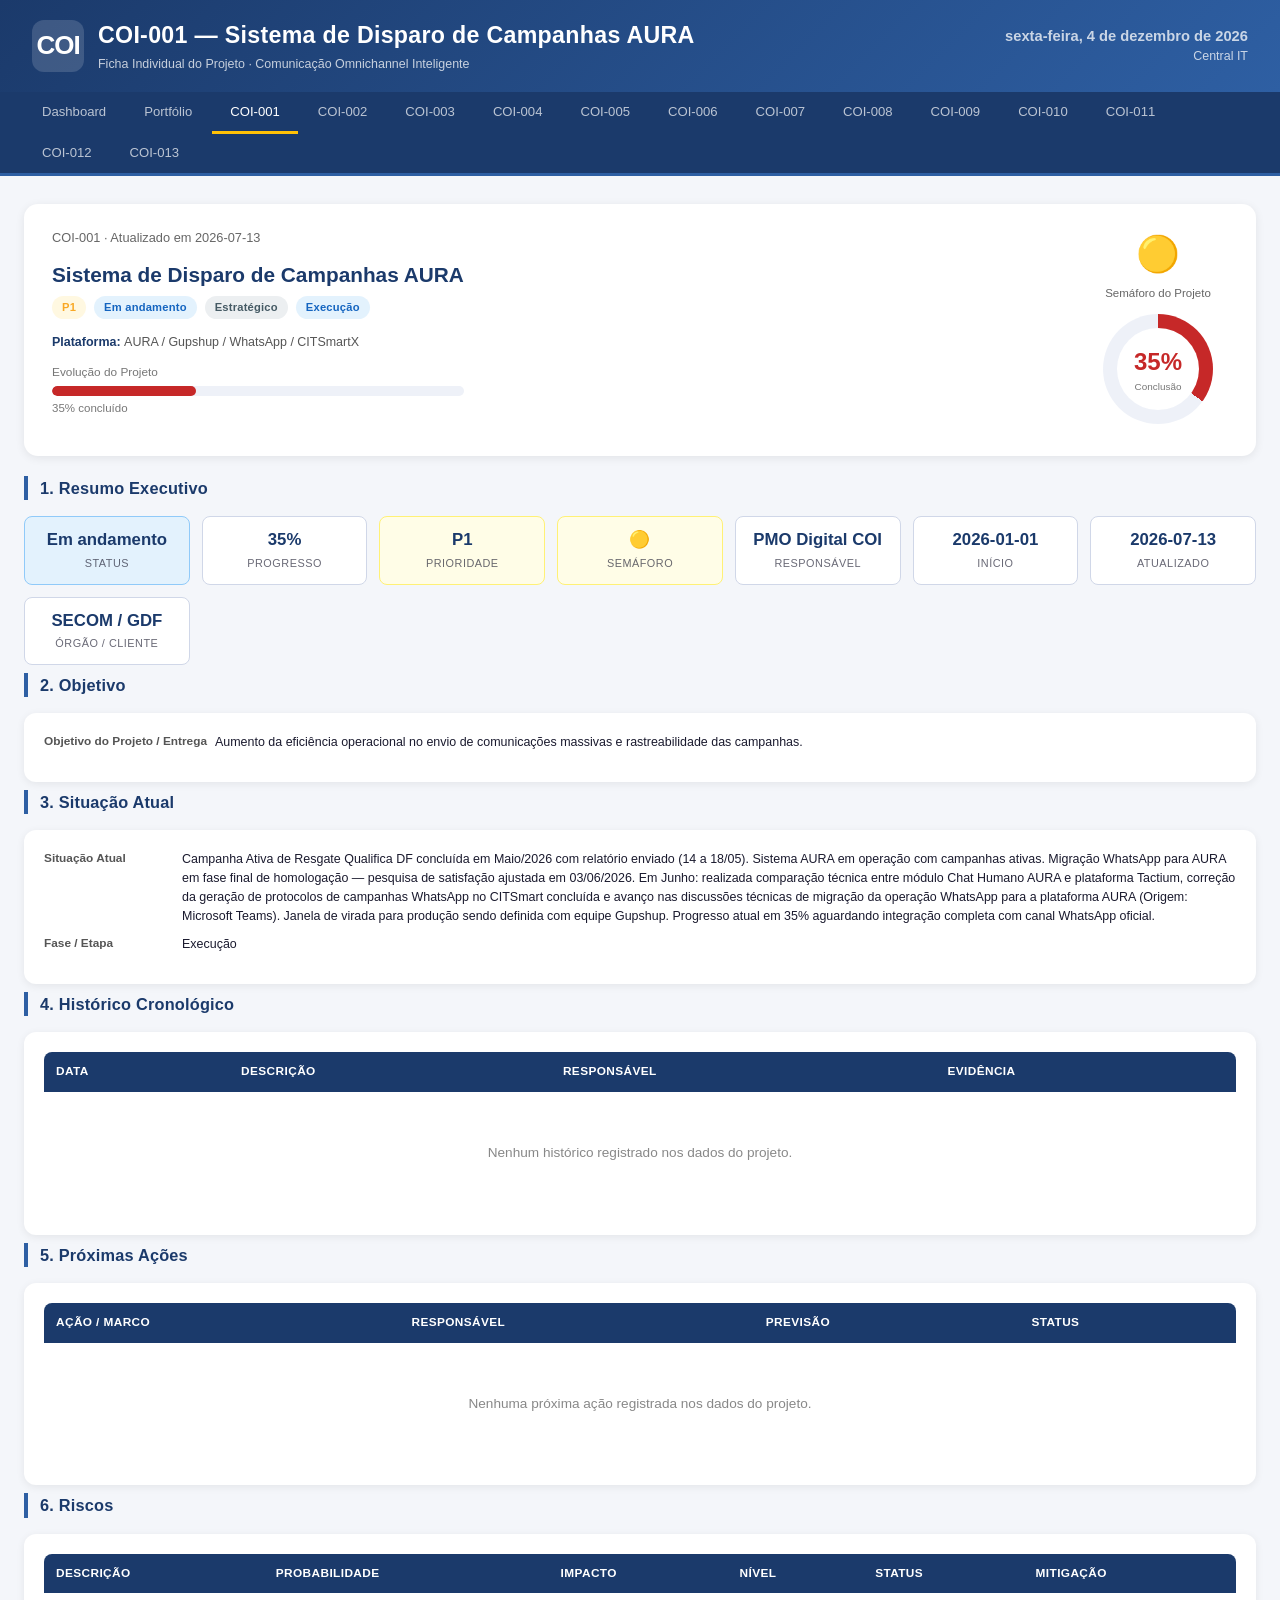
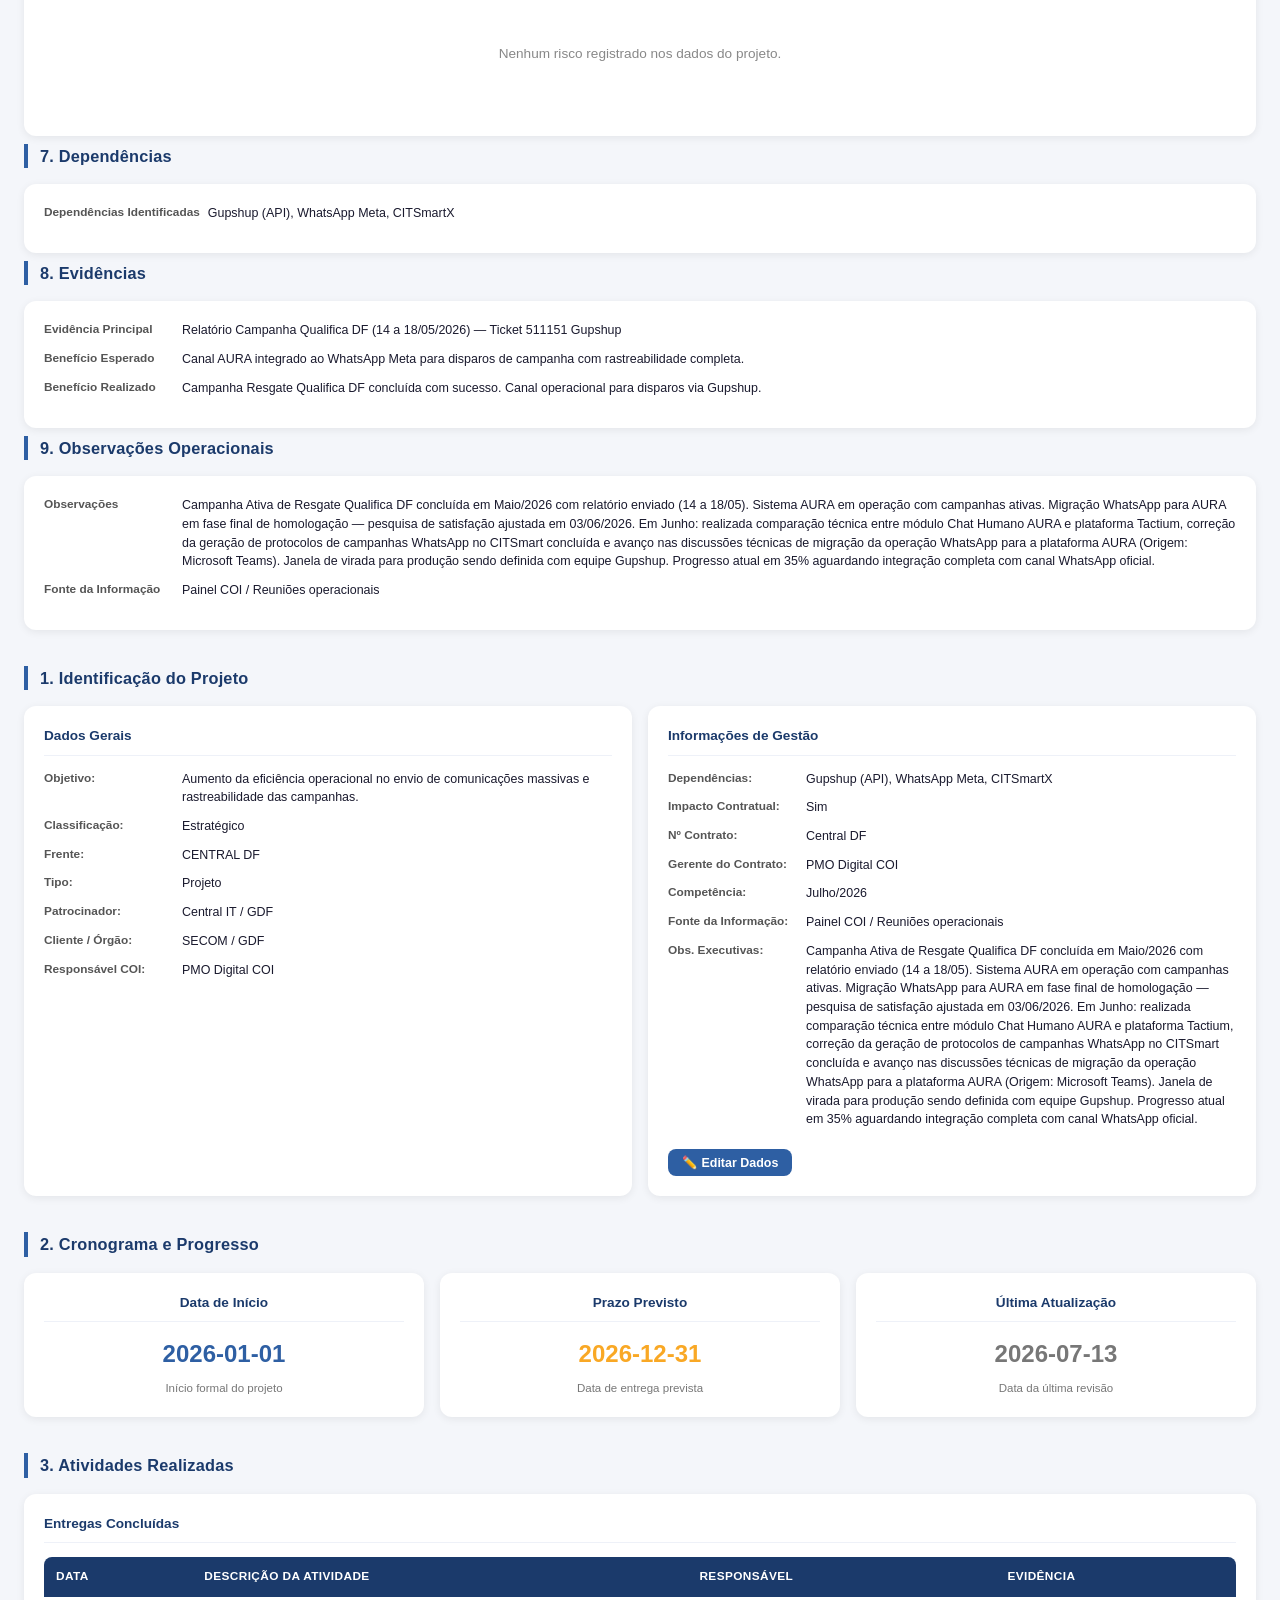
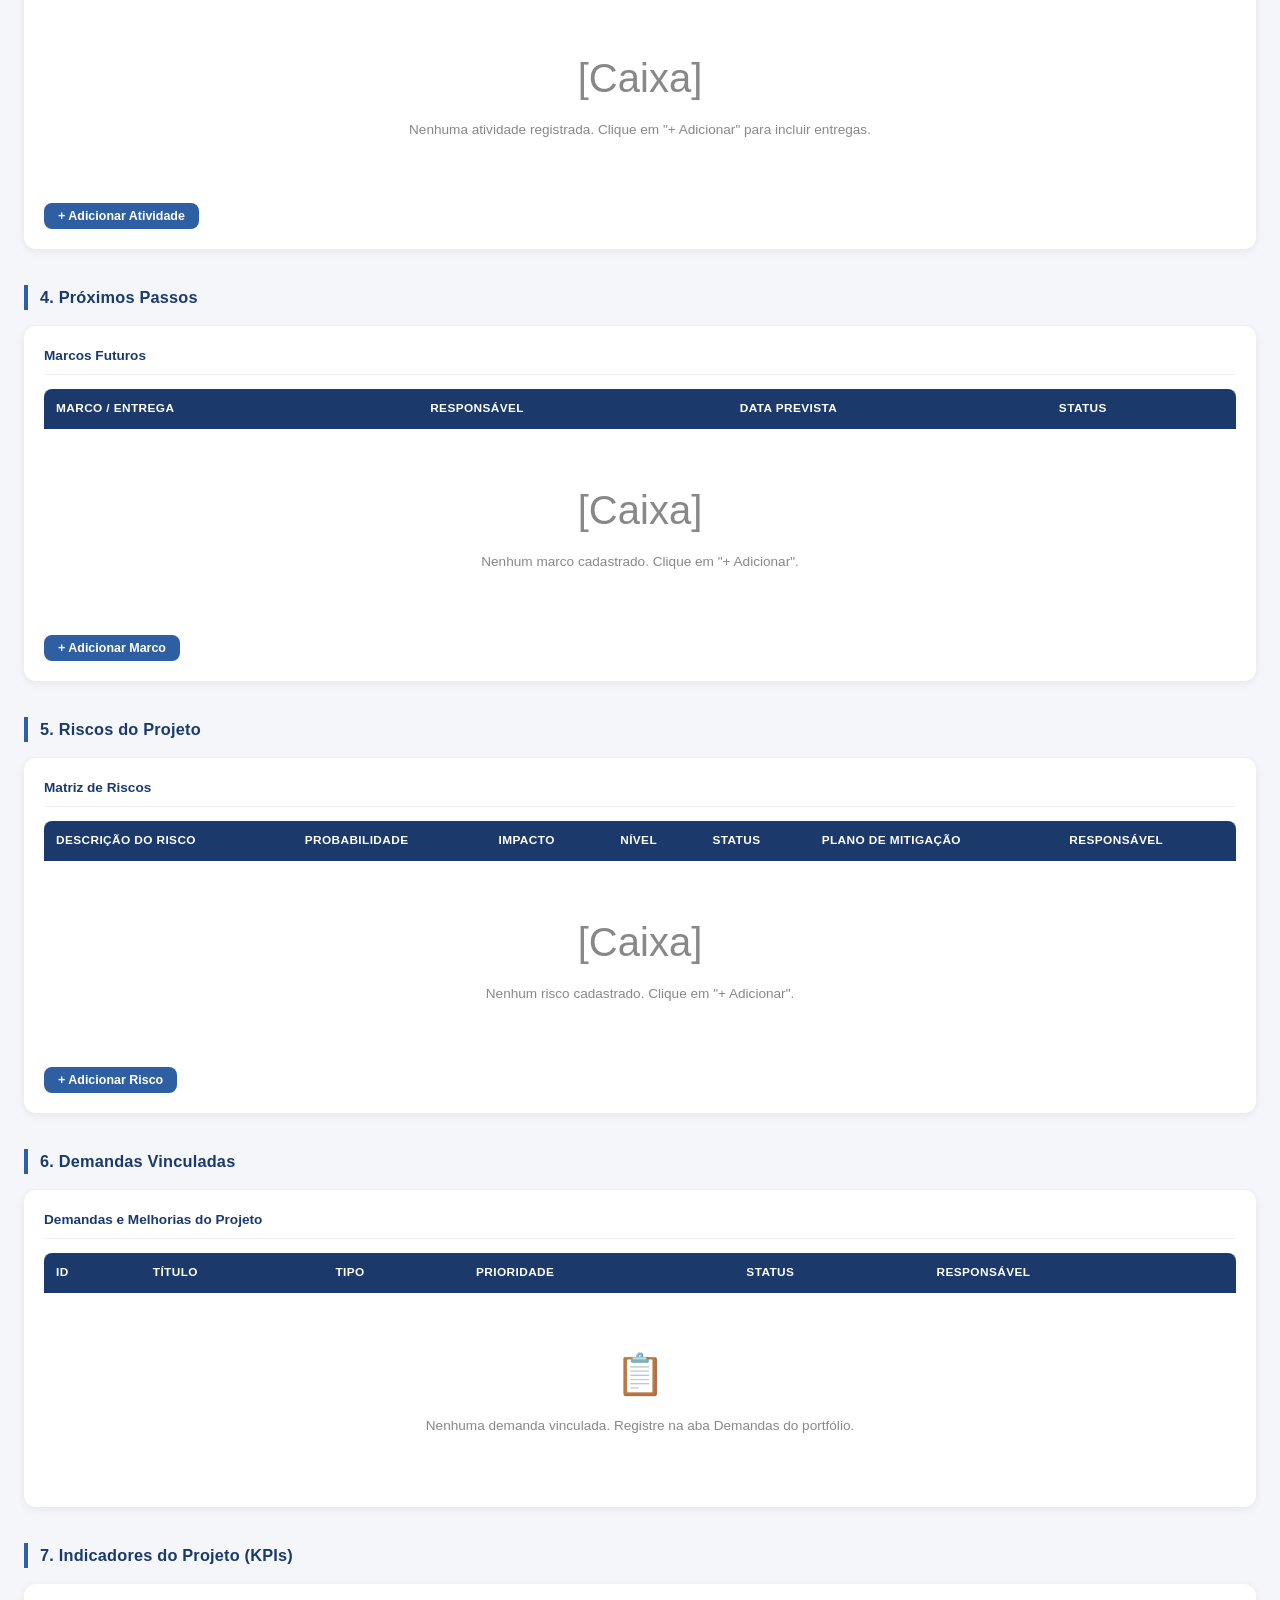
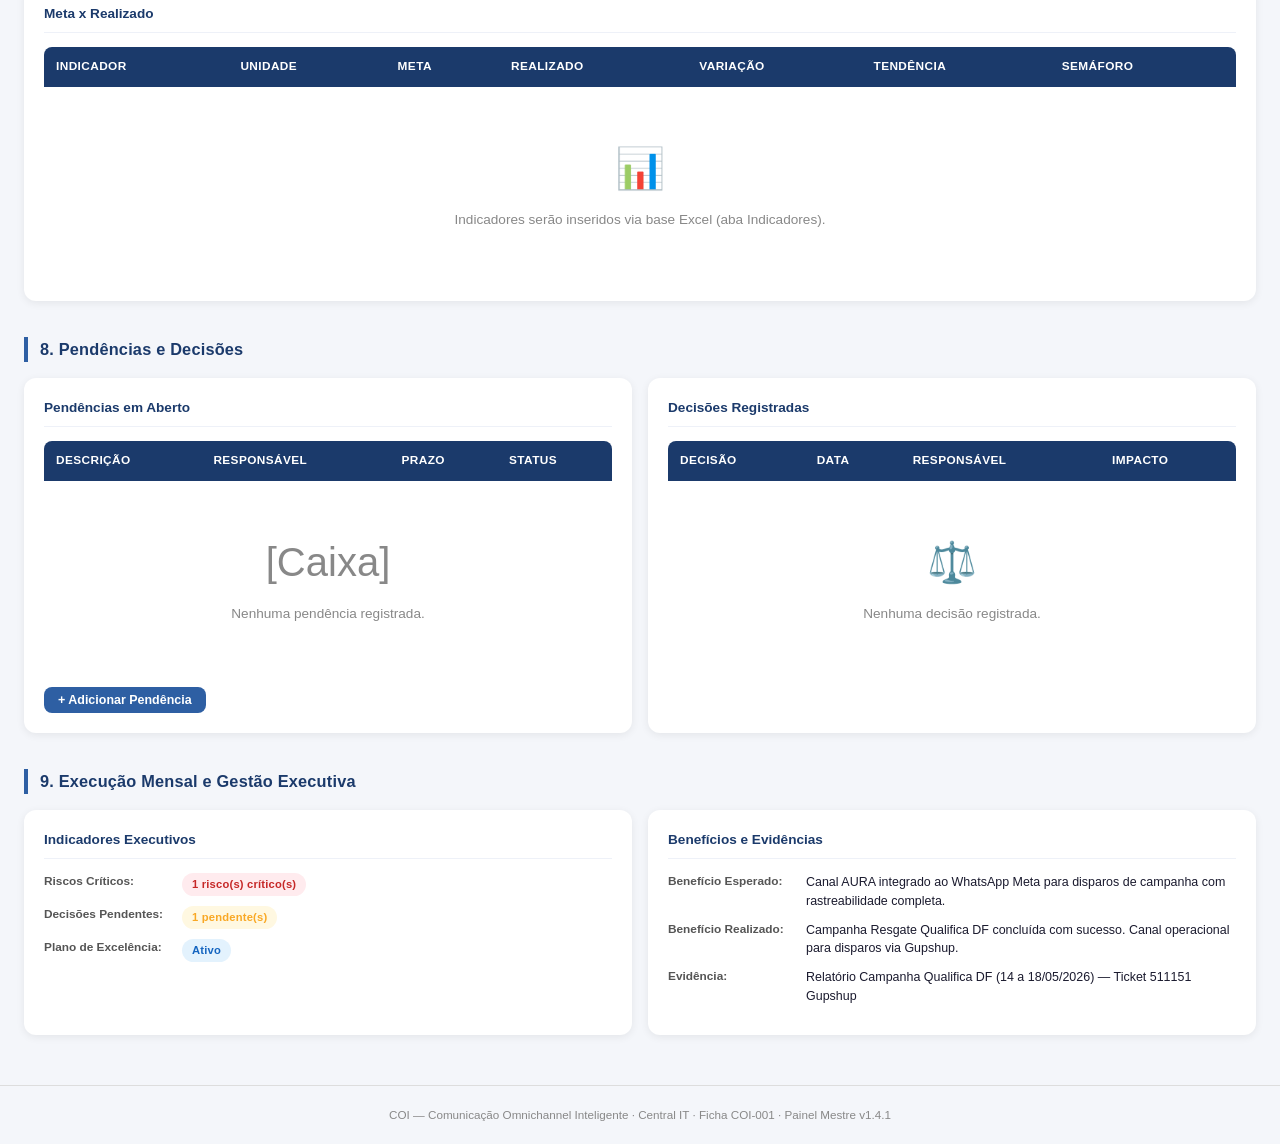
<file: projetos/ficha_COI001.html>
<!DOCTYPE html>
<html lang="pt-BR">
<head>
<meta charset="UTF-8">
<meta http-equiv="refresh" content="0;url=ficha.html#COI-001">
<title>Redirecionando para COI-001...</title>
<script>window.location.replace('ficha.html#COI-001');</script>
</head>
<body></body>
</html>
</file>
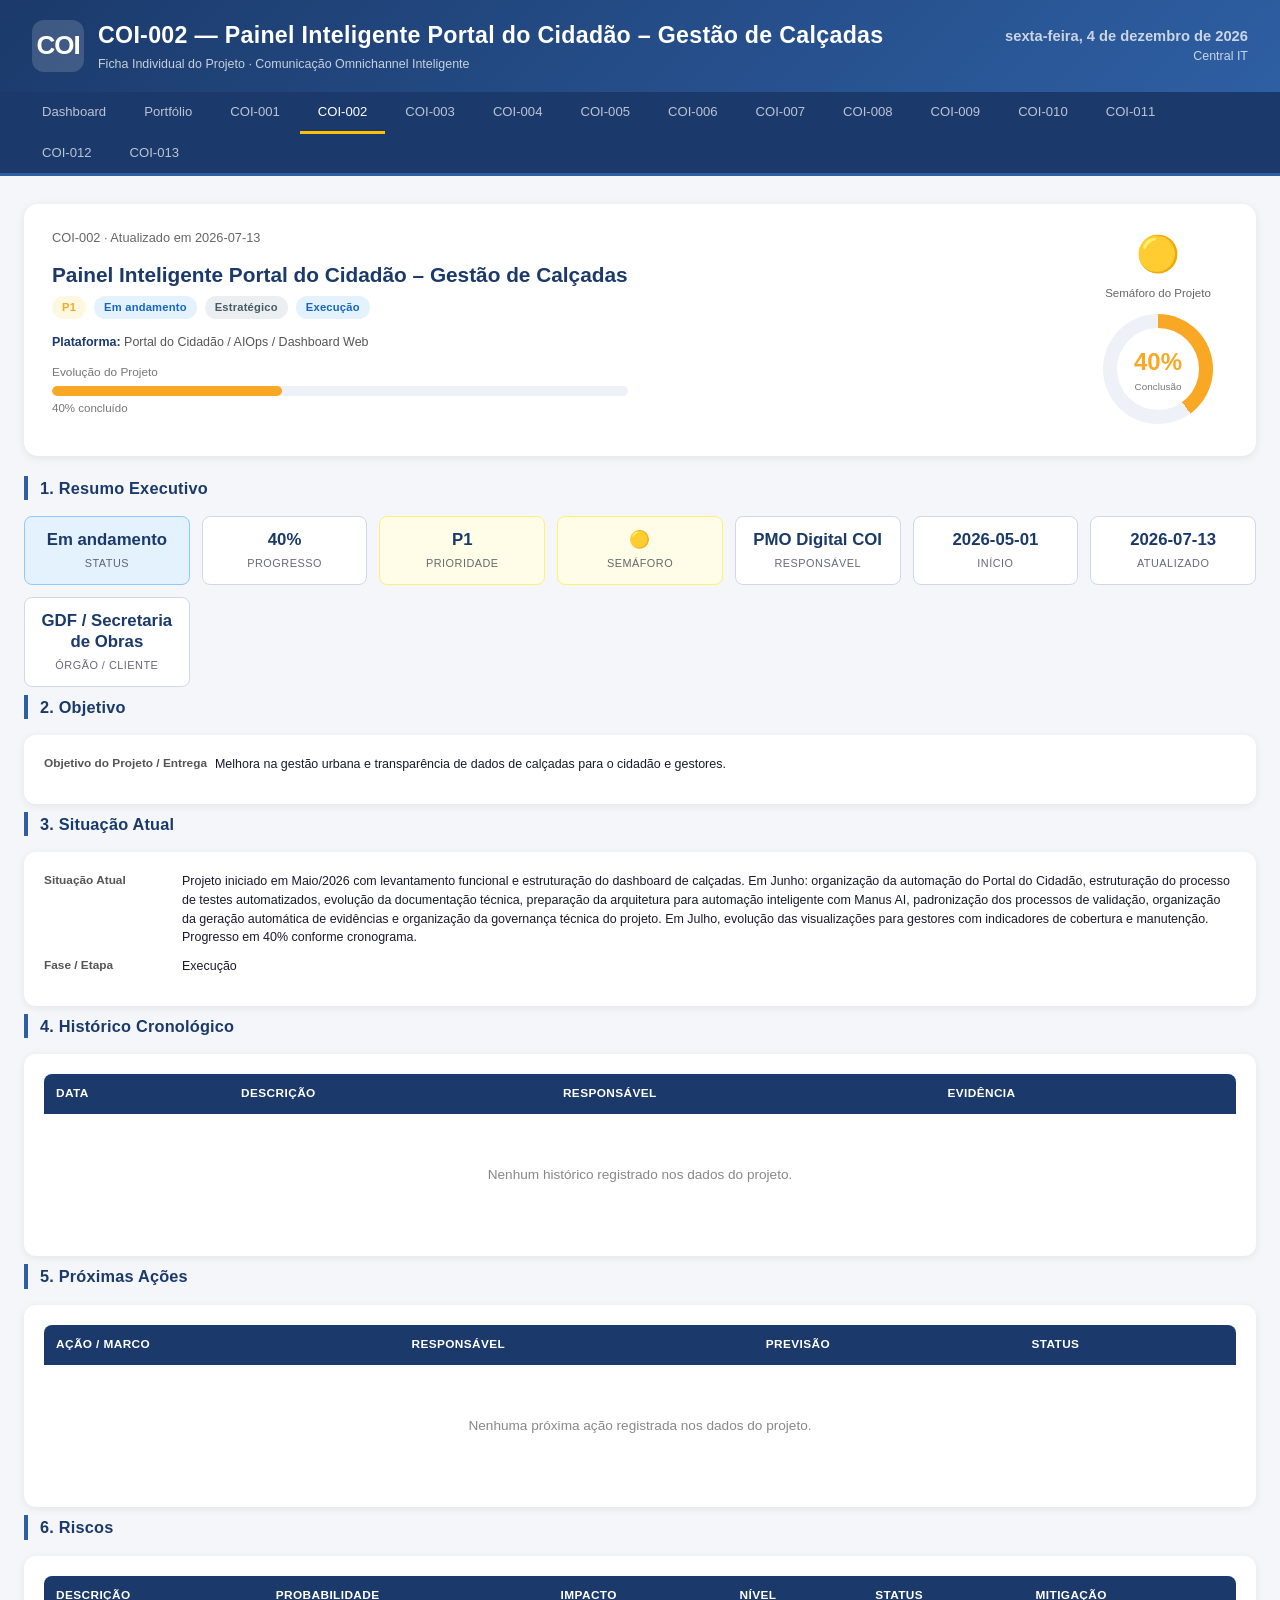
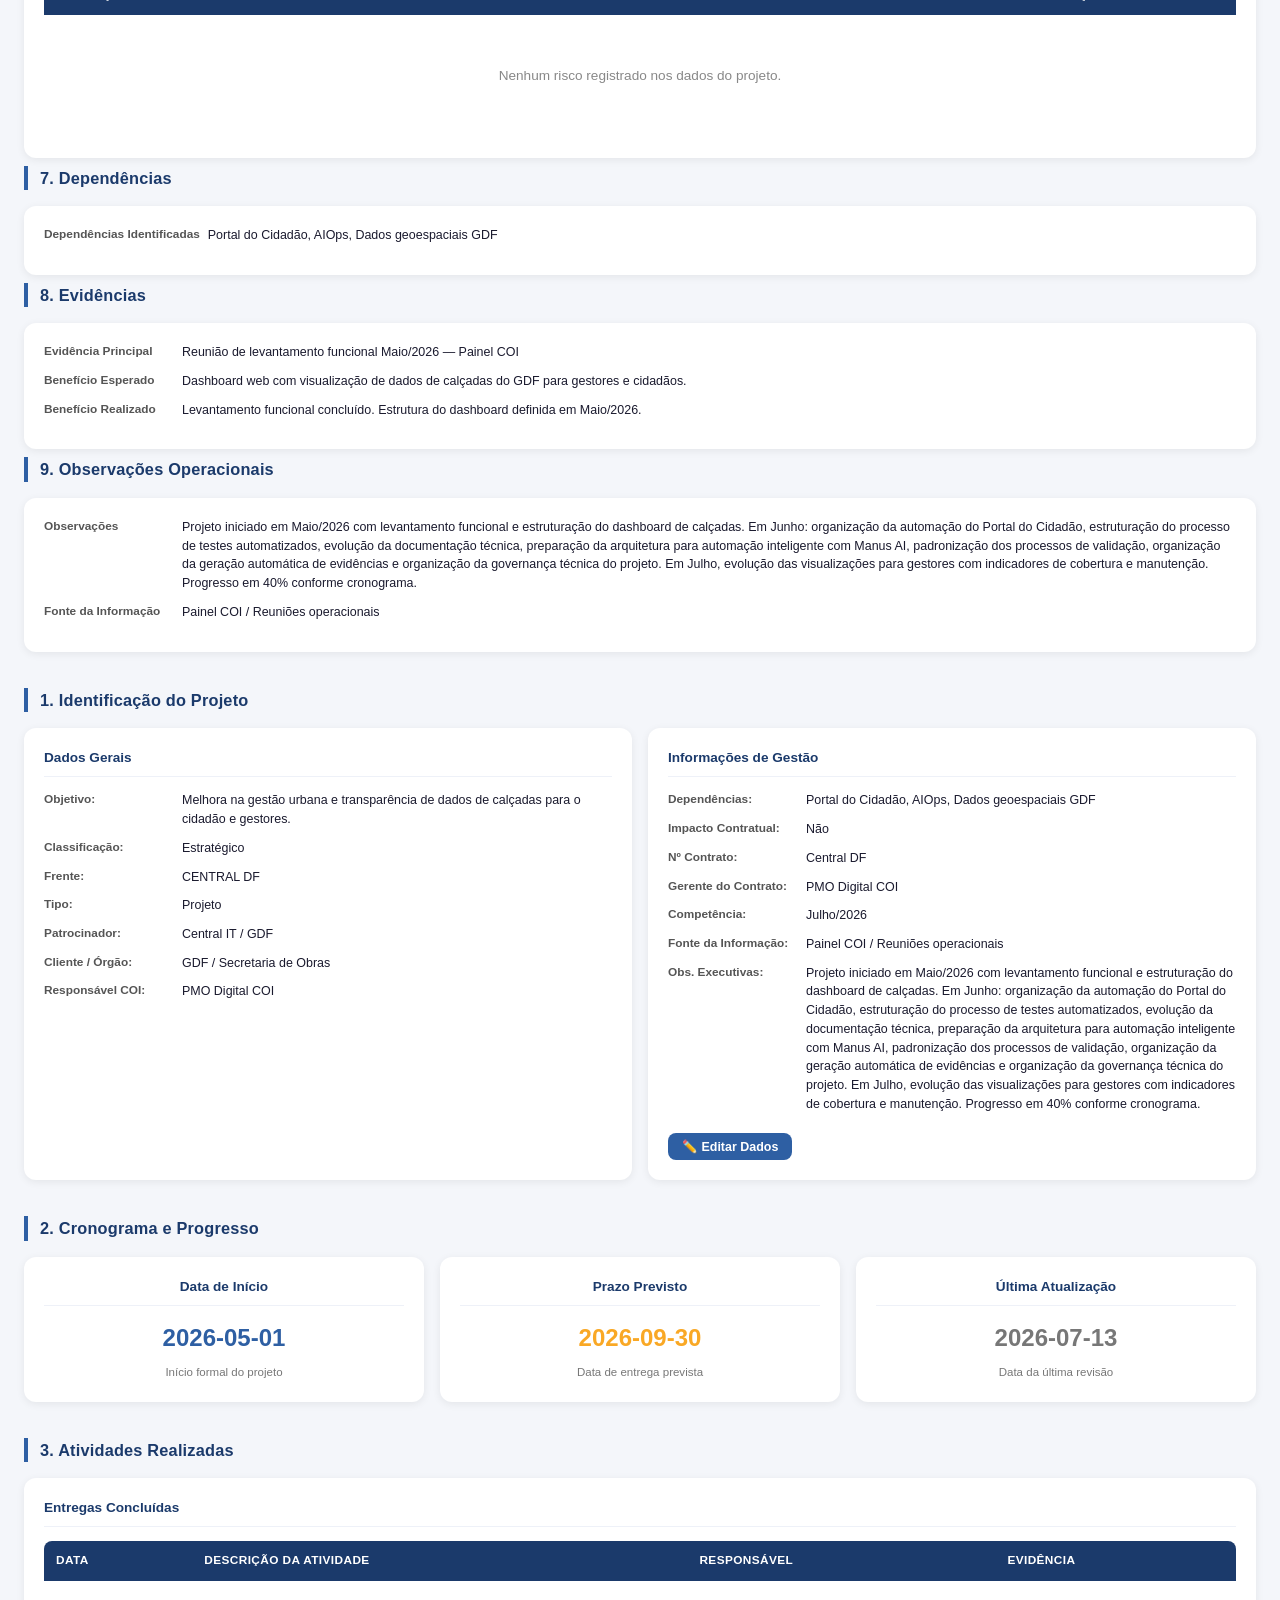
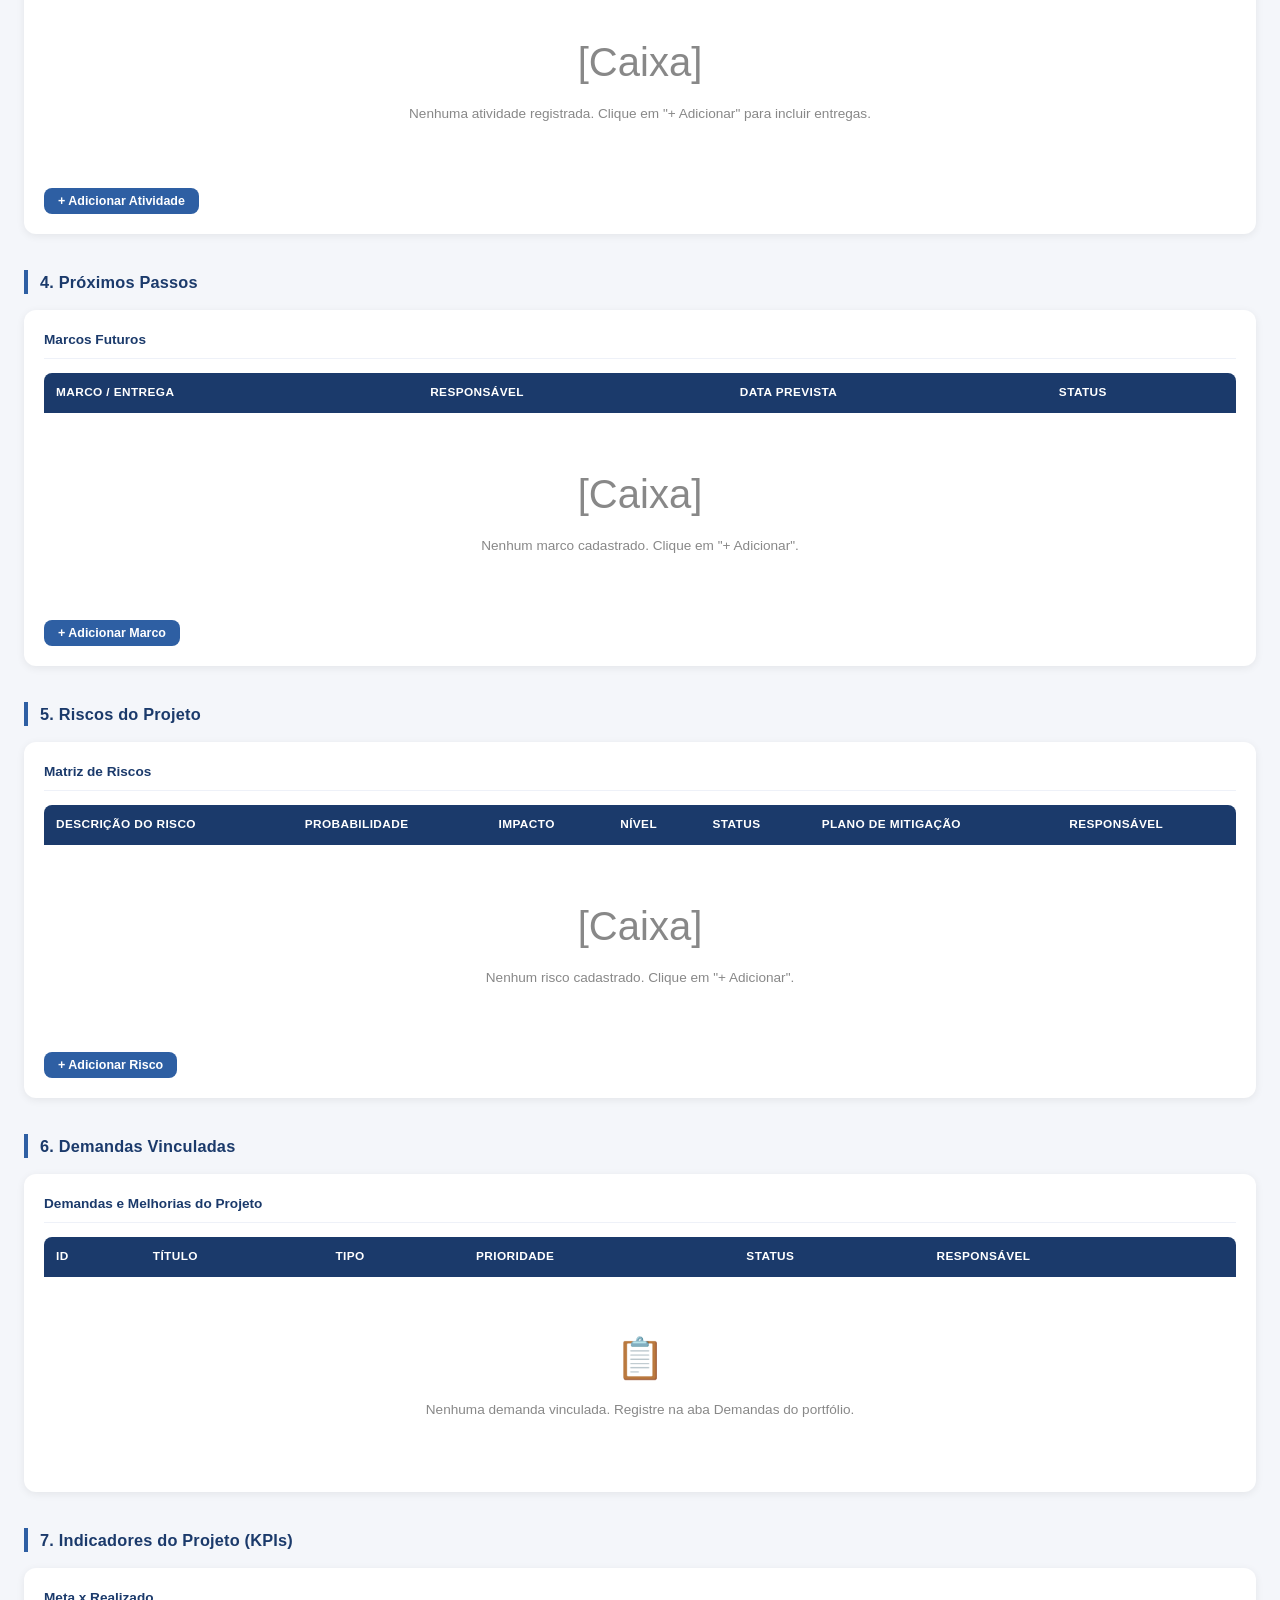
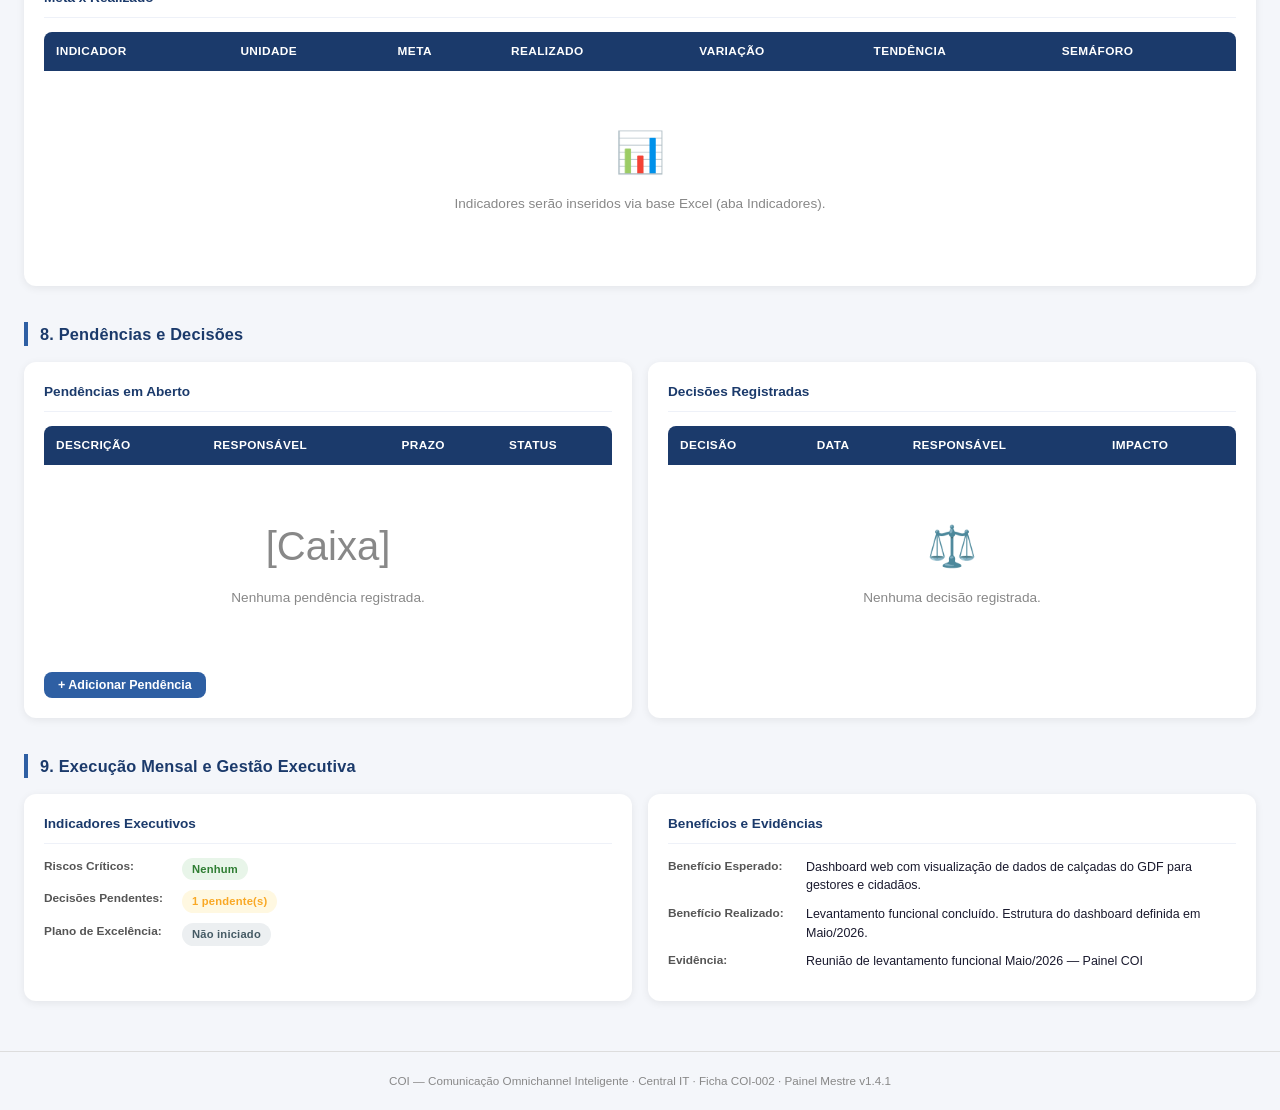
<file: projetos/ficha_COI002.html>
<!DOCTYPE html>
<html lang="pt-BR">
<head>
<meta charset="UTF-8">
<meta http-equiv="refresh" content="0;url=ficha.html#COI-002">
<title>Redirecionando para COI-002...</title>
<script>window.location.replace('ficha.html#COI-002');</script>
</head>
<body></body>
</html>
</file>
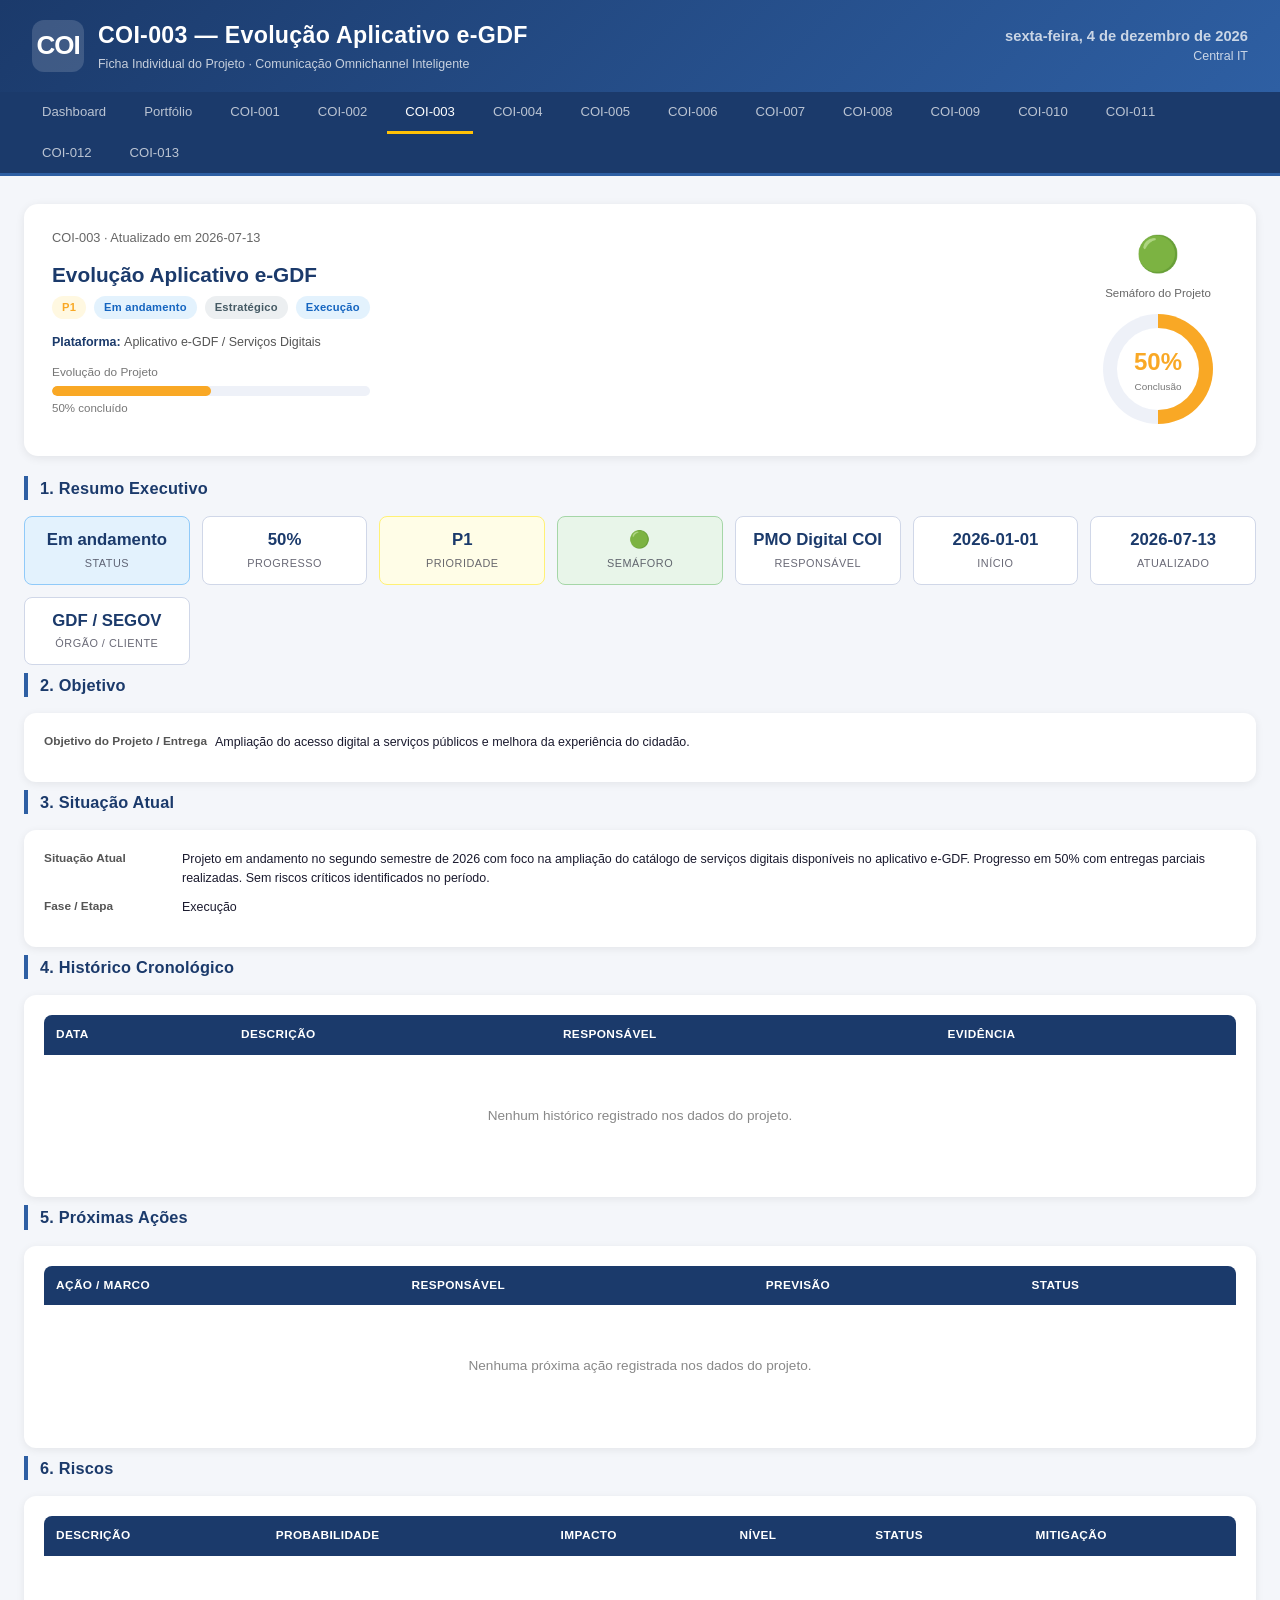
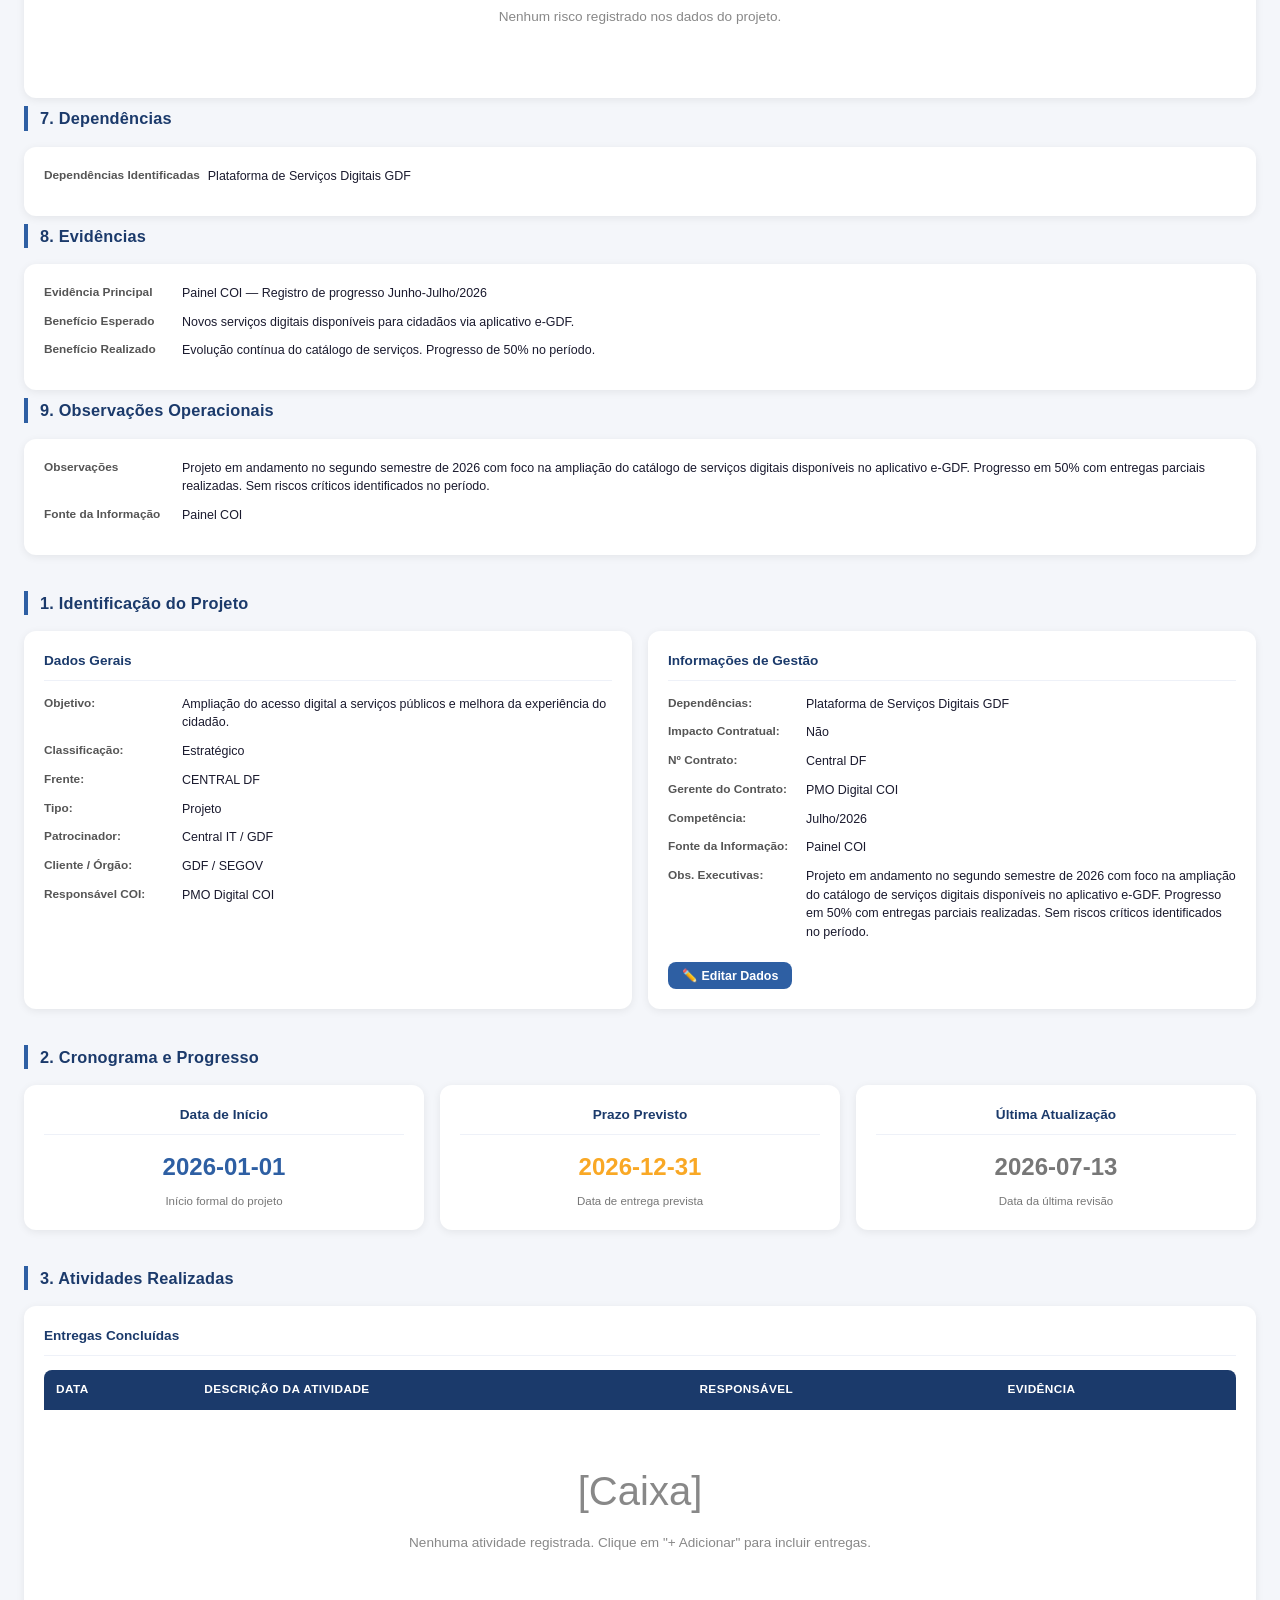
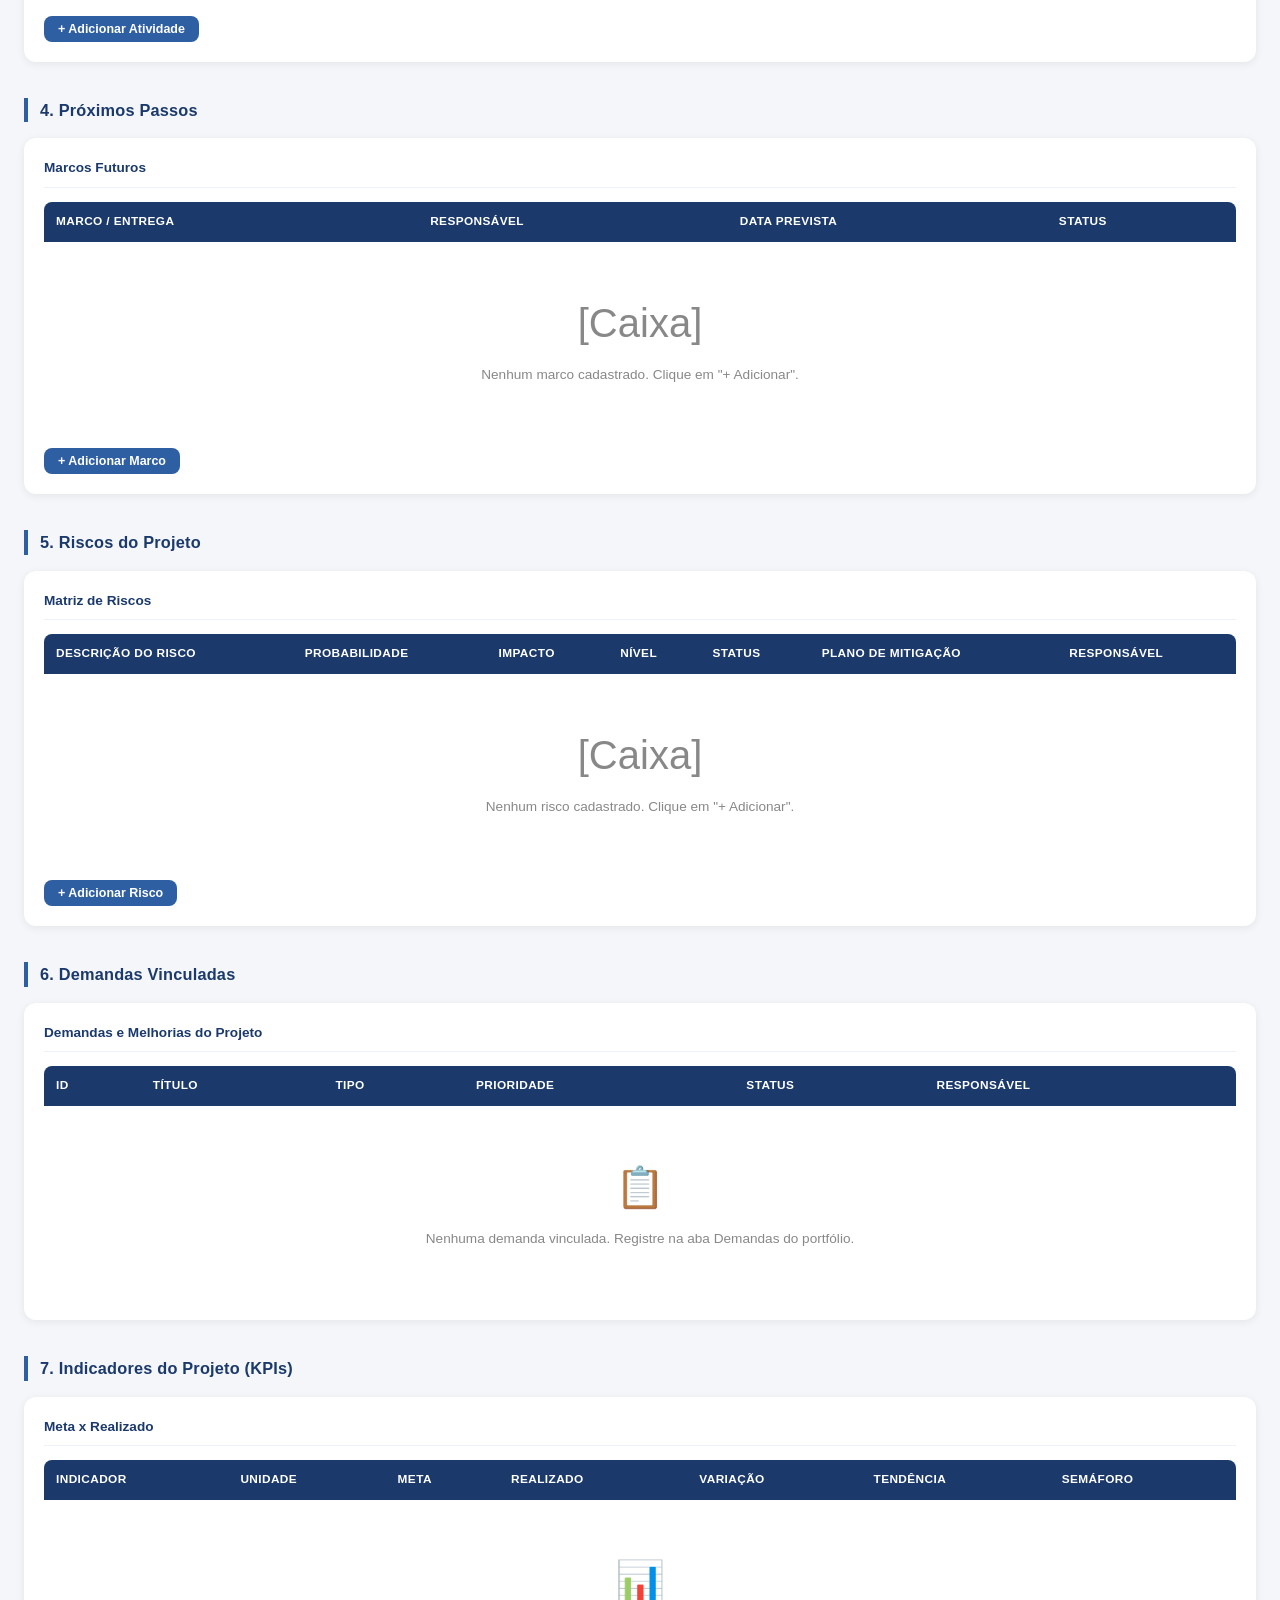
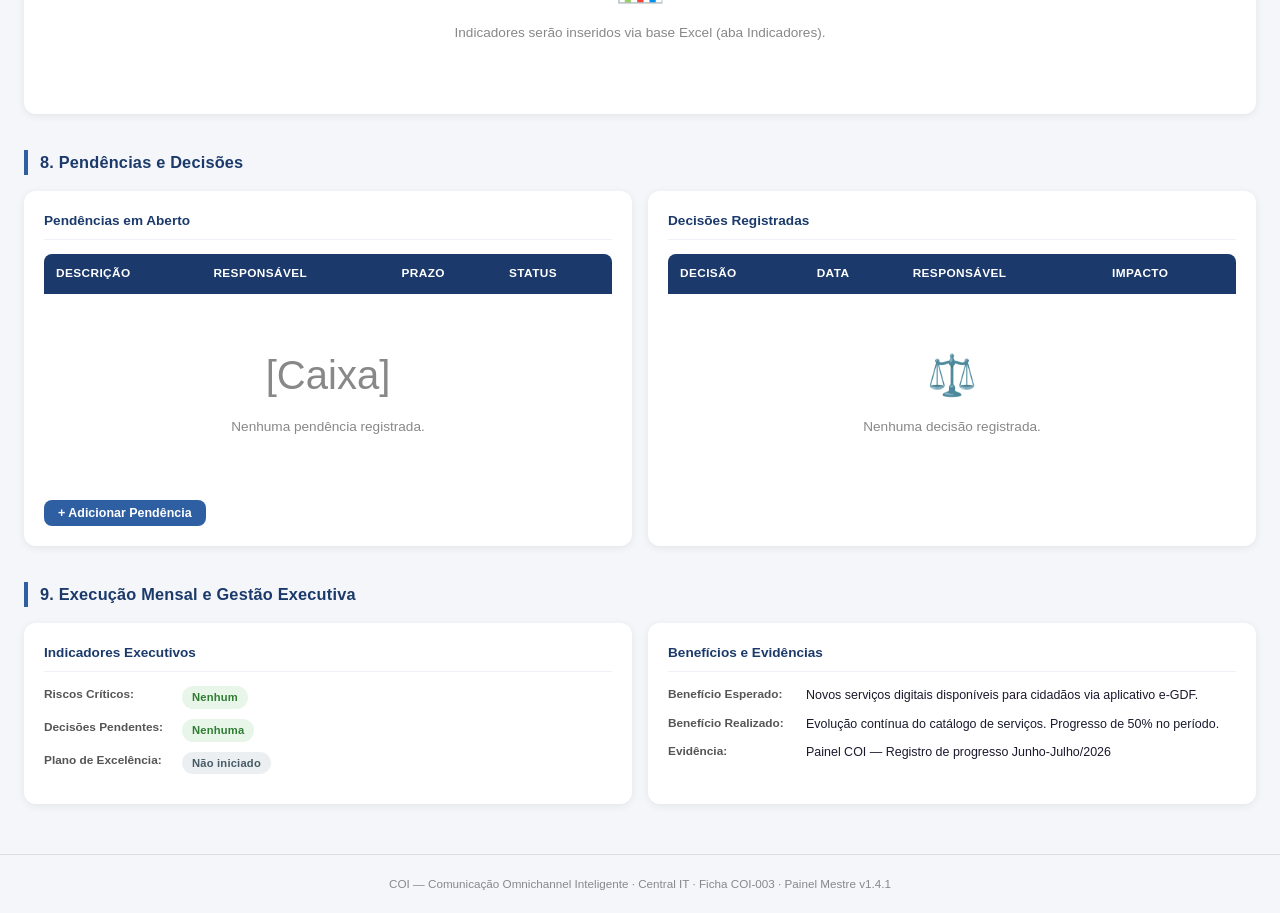
<file: projetos/ficha_COI003.html>
<!DOCTYPE html>
<html lang="pt-BR">
<head>
<meta charset="UTF-8">
<meta http-equiv="refresh" content="0;url=ficha.html#COI-003">
<title>Redirecionando para COI-003...</title>
<script>window.location.replace('ficha.html#COI-003');</script>
</head>
<body></body>
</html>
</file>
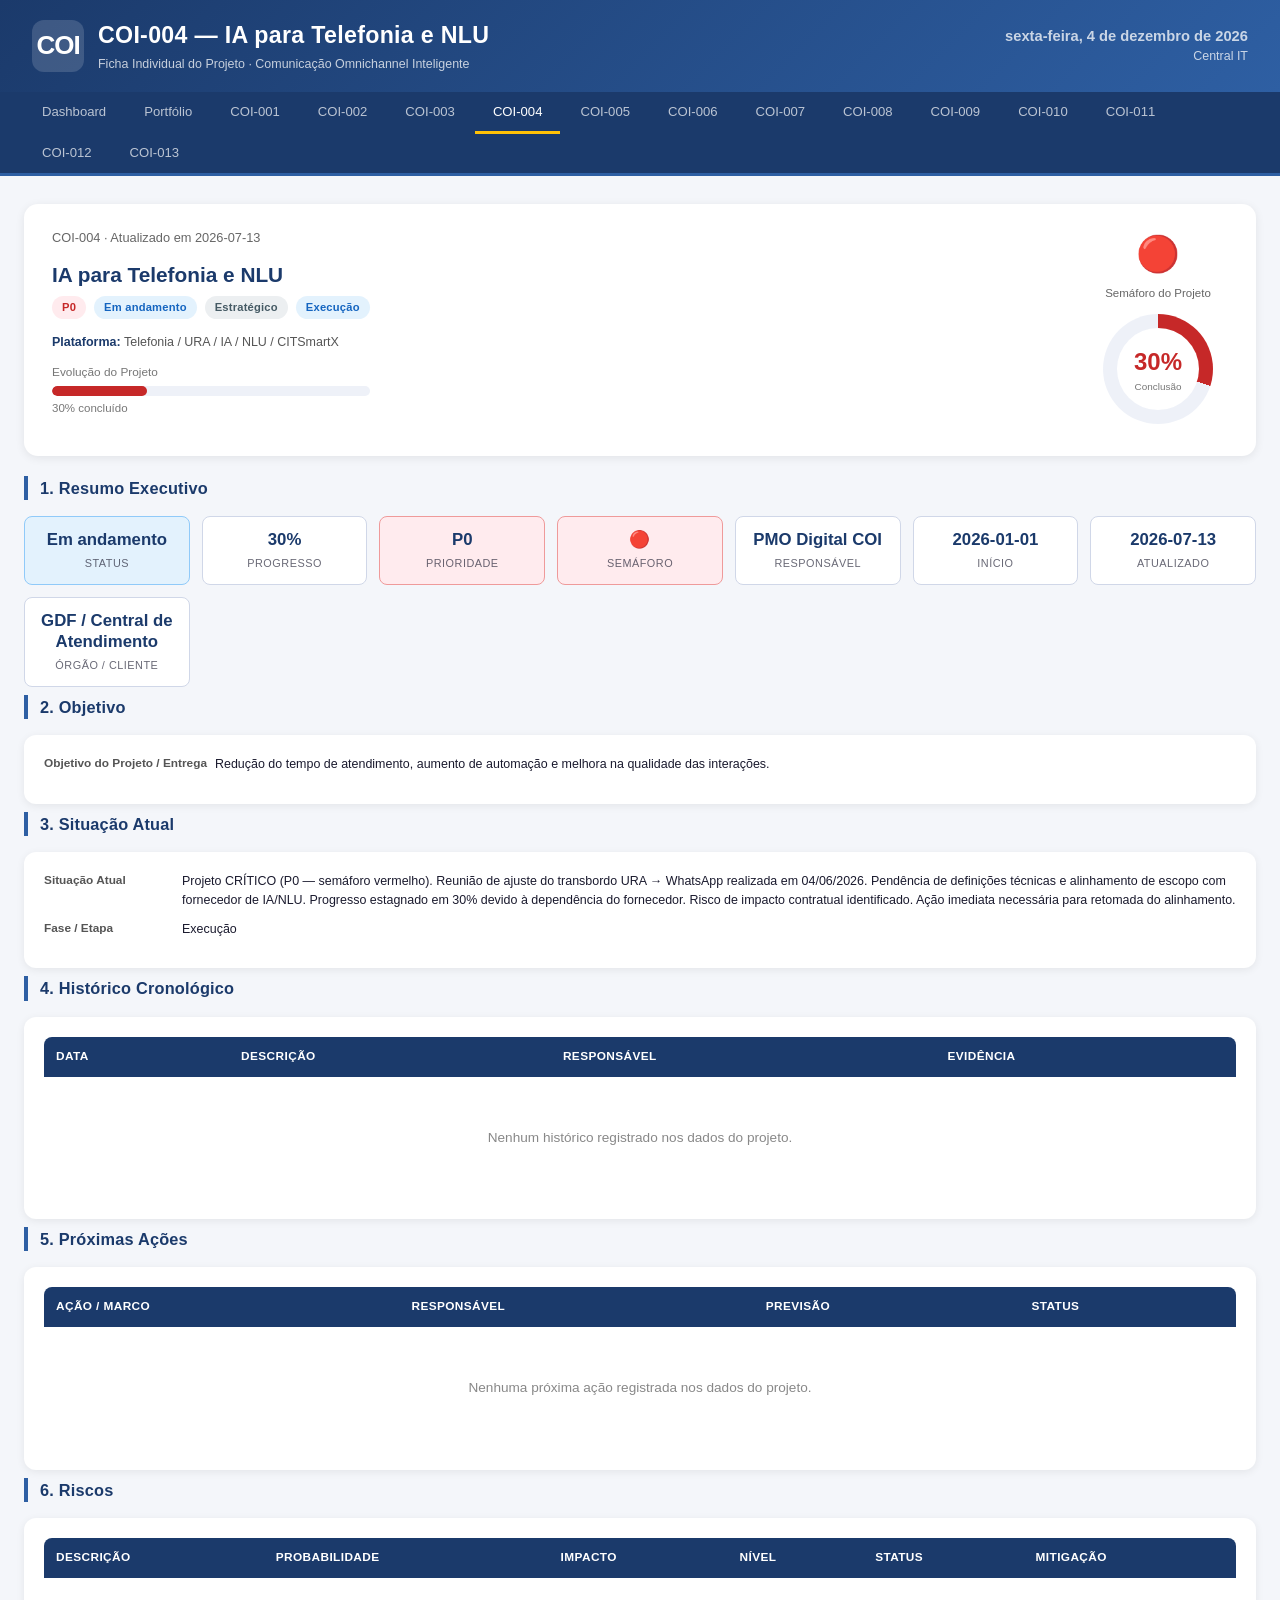
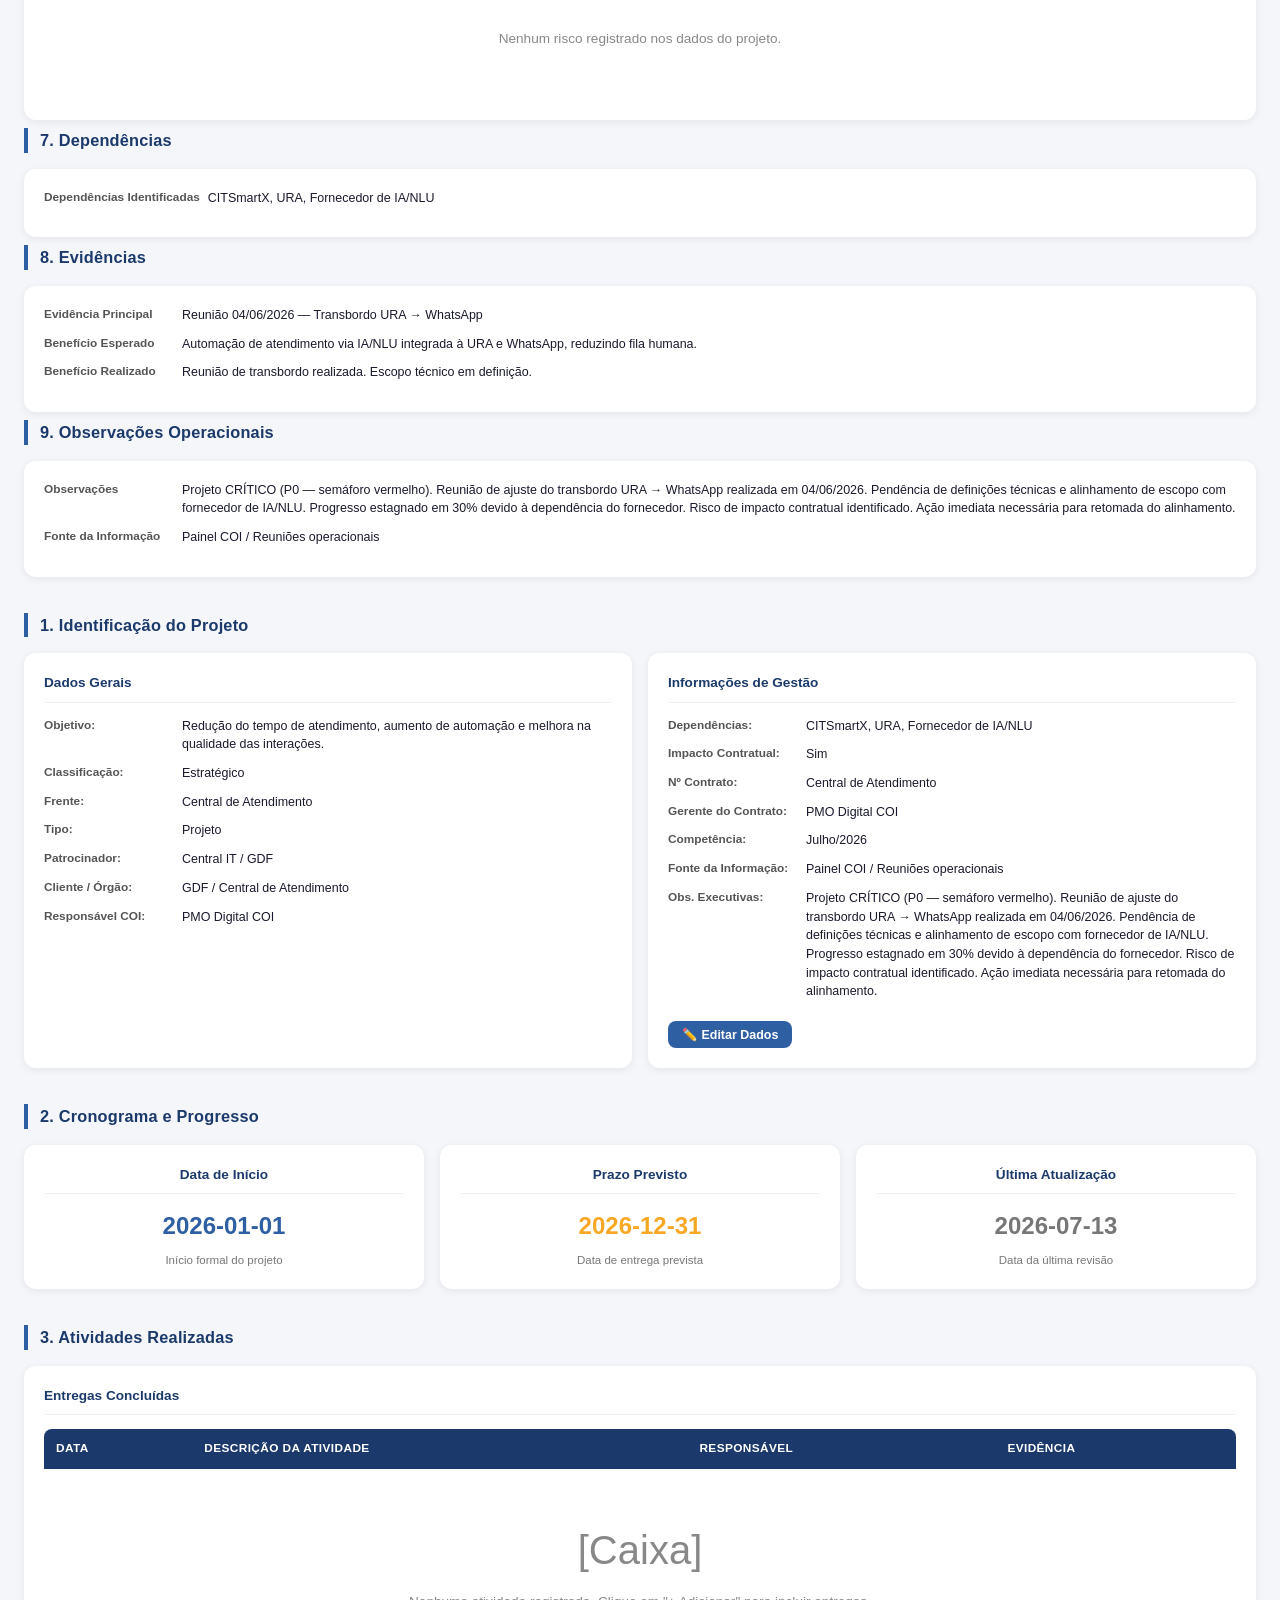
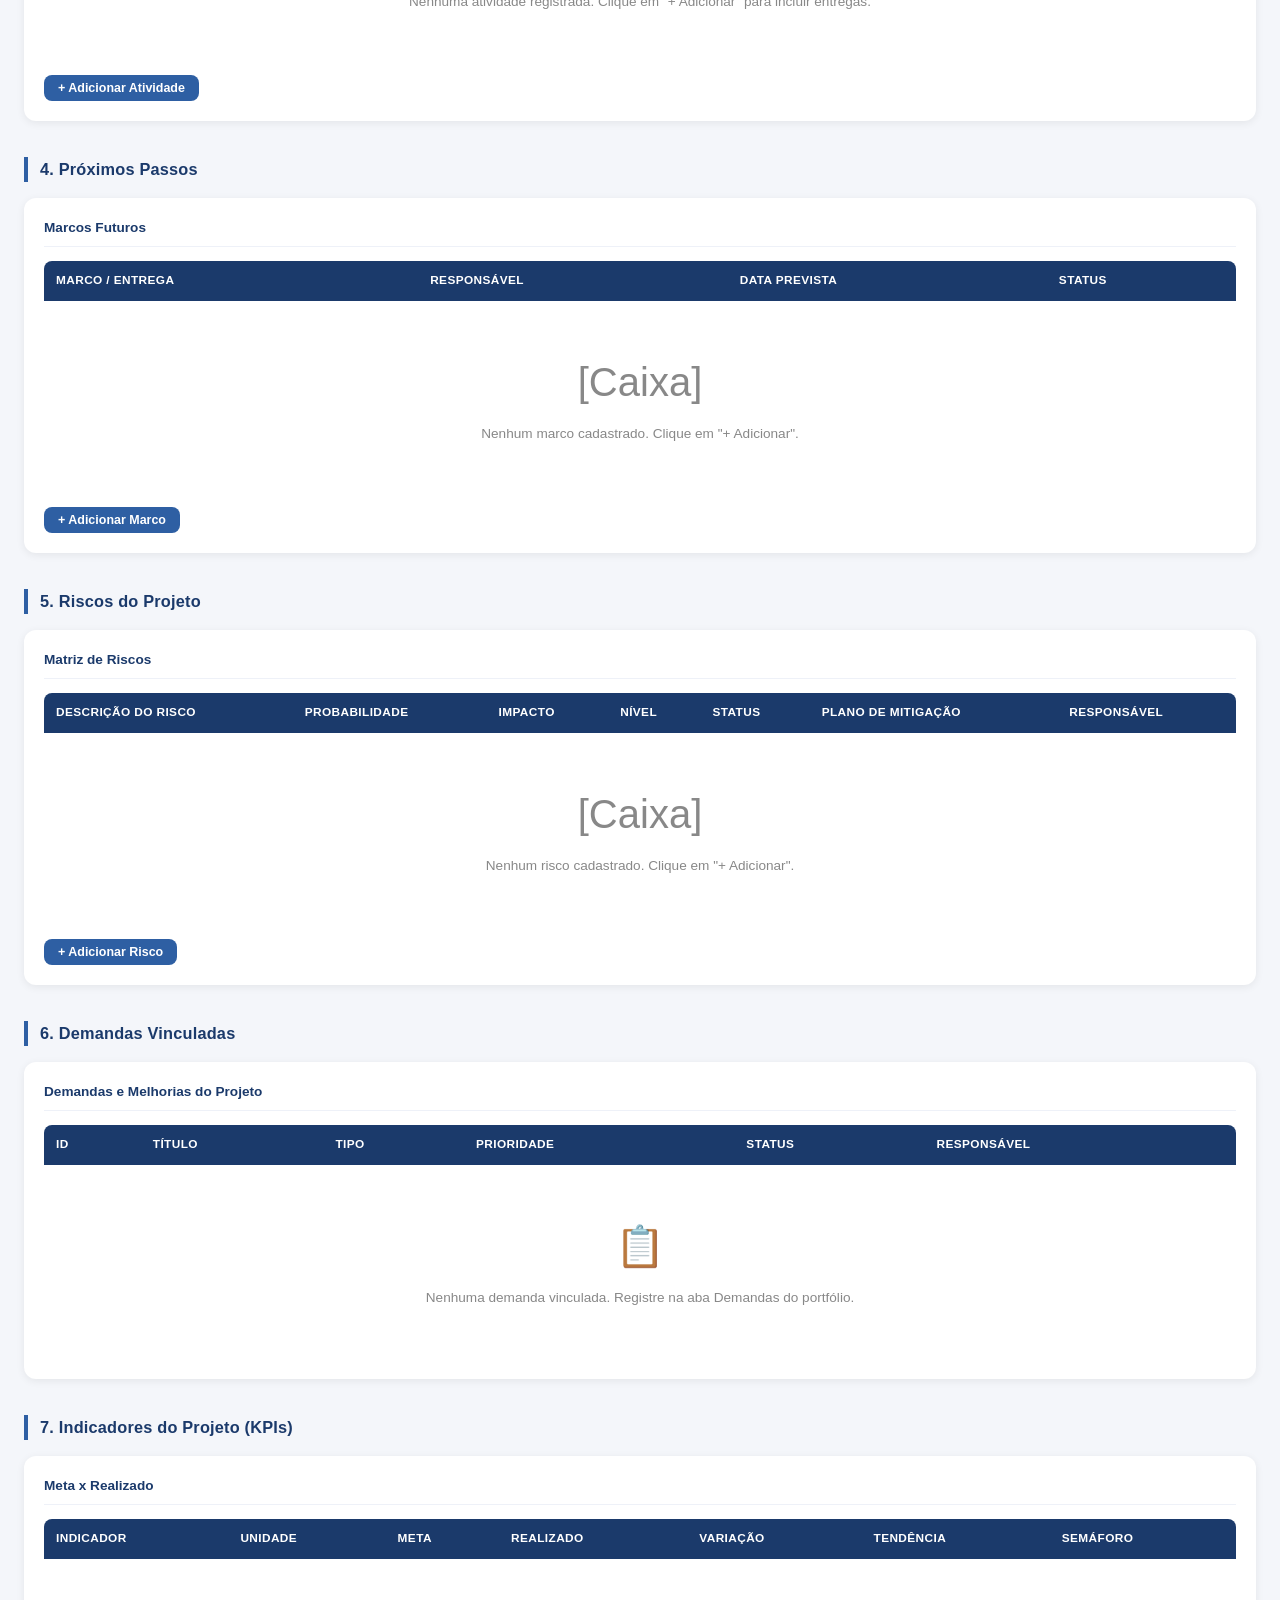
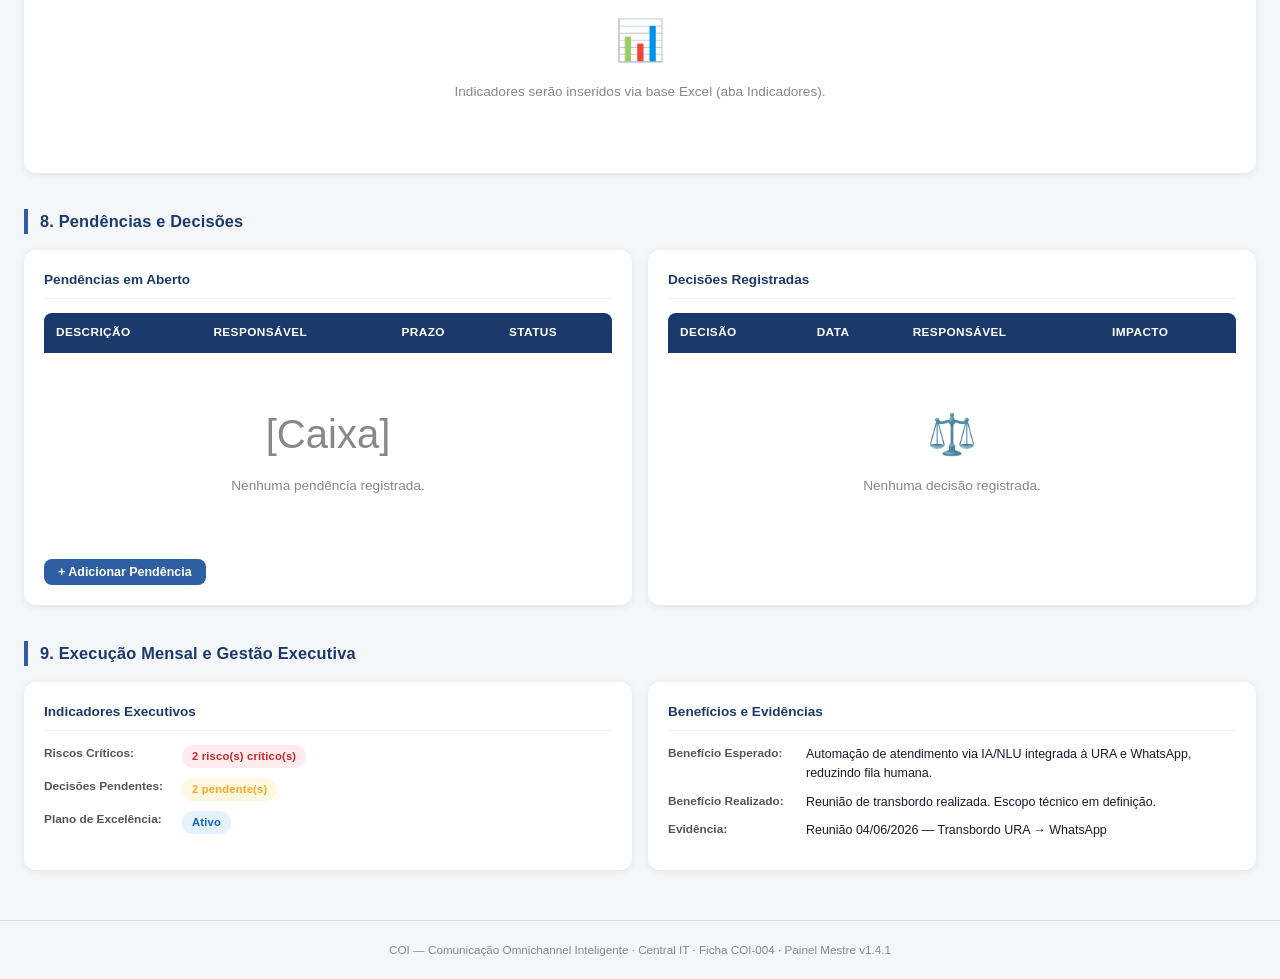
<file: projetos/ficha_COI004.html>
<!DOCTYPE html>
<html lang="pt-BR">
<head>
<meta charset="UTF-8">
<meta http-equiv="refresh" content="0;url=ficha.html#COI-004">
<title>Redirecionando para COI-004...</title>
<script>window.location.replace('ficha.html#COI-004');</script>
</head>
<body></body>
</html>
</file>
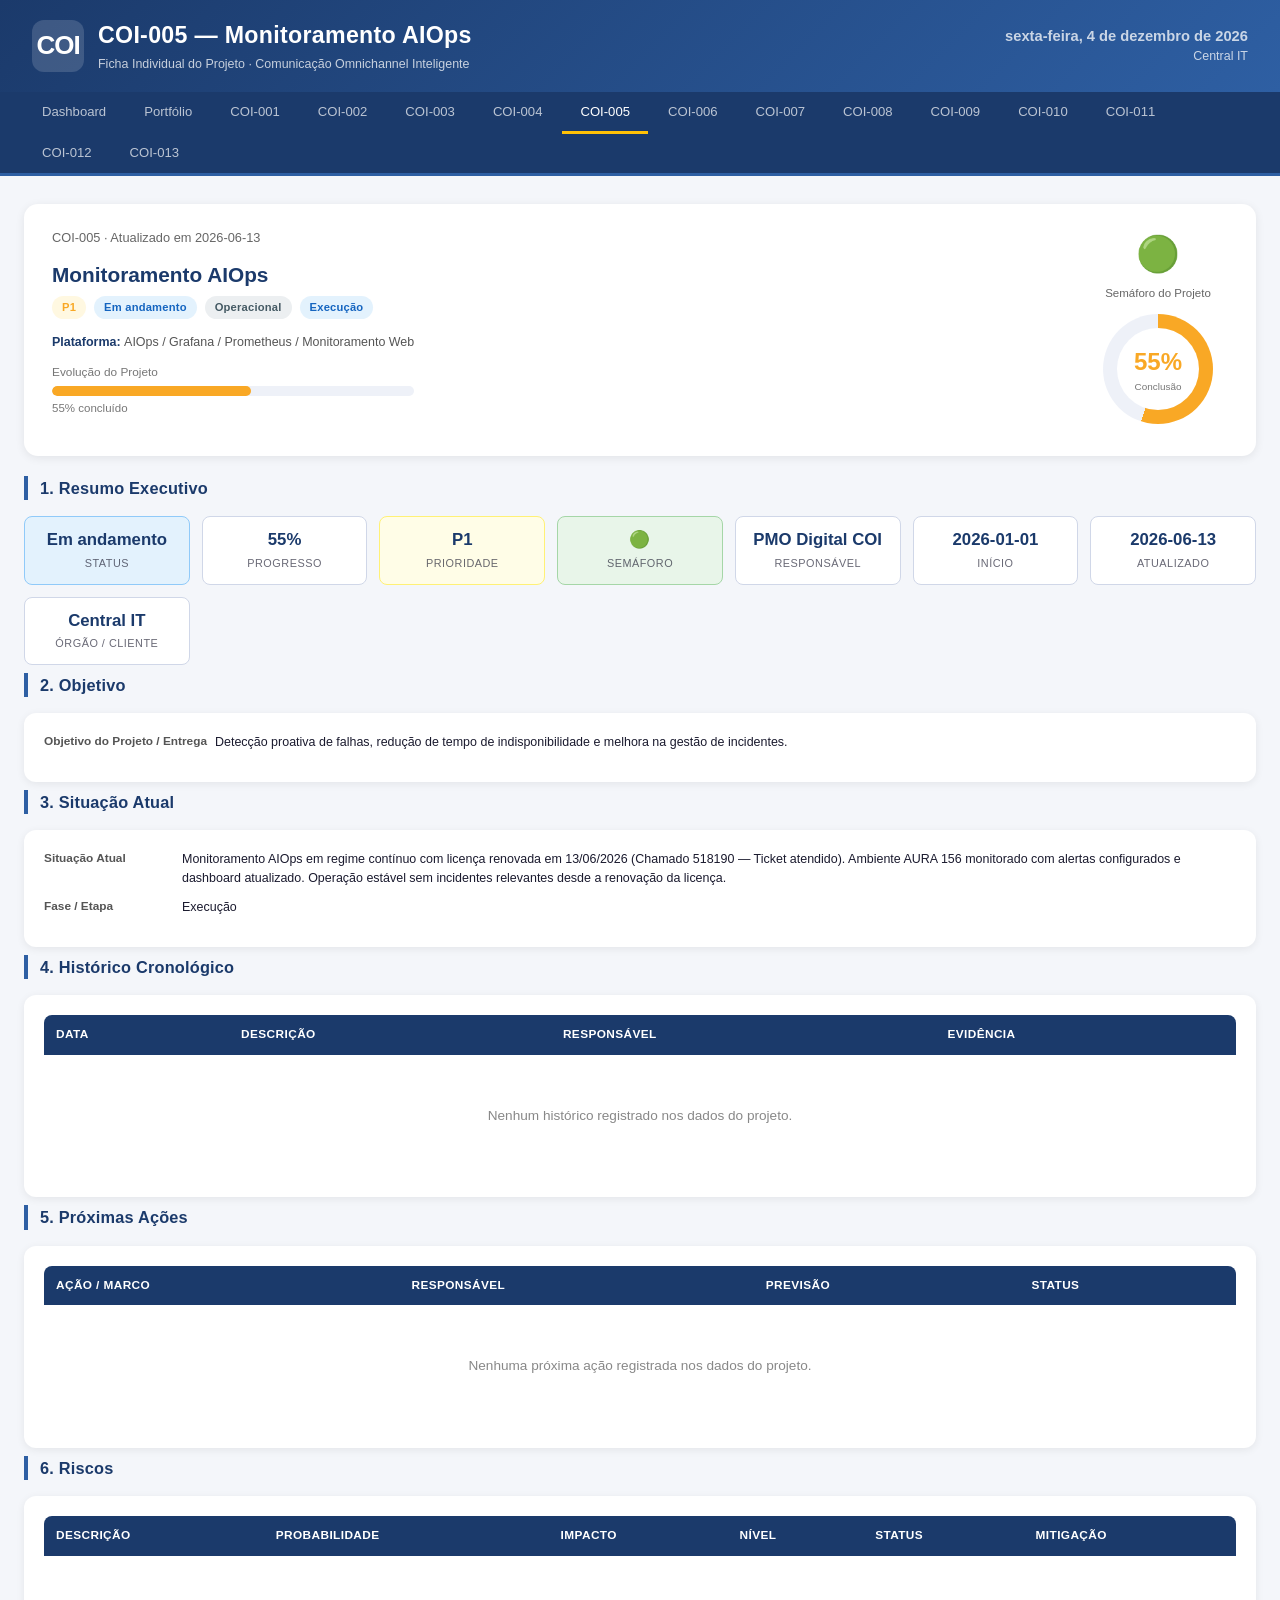
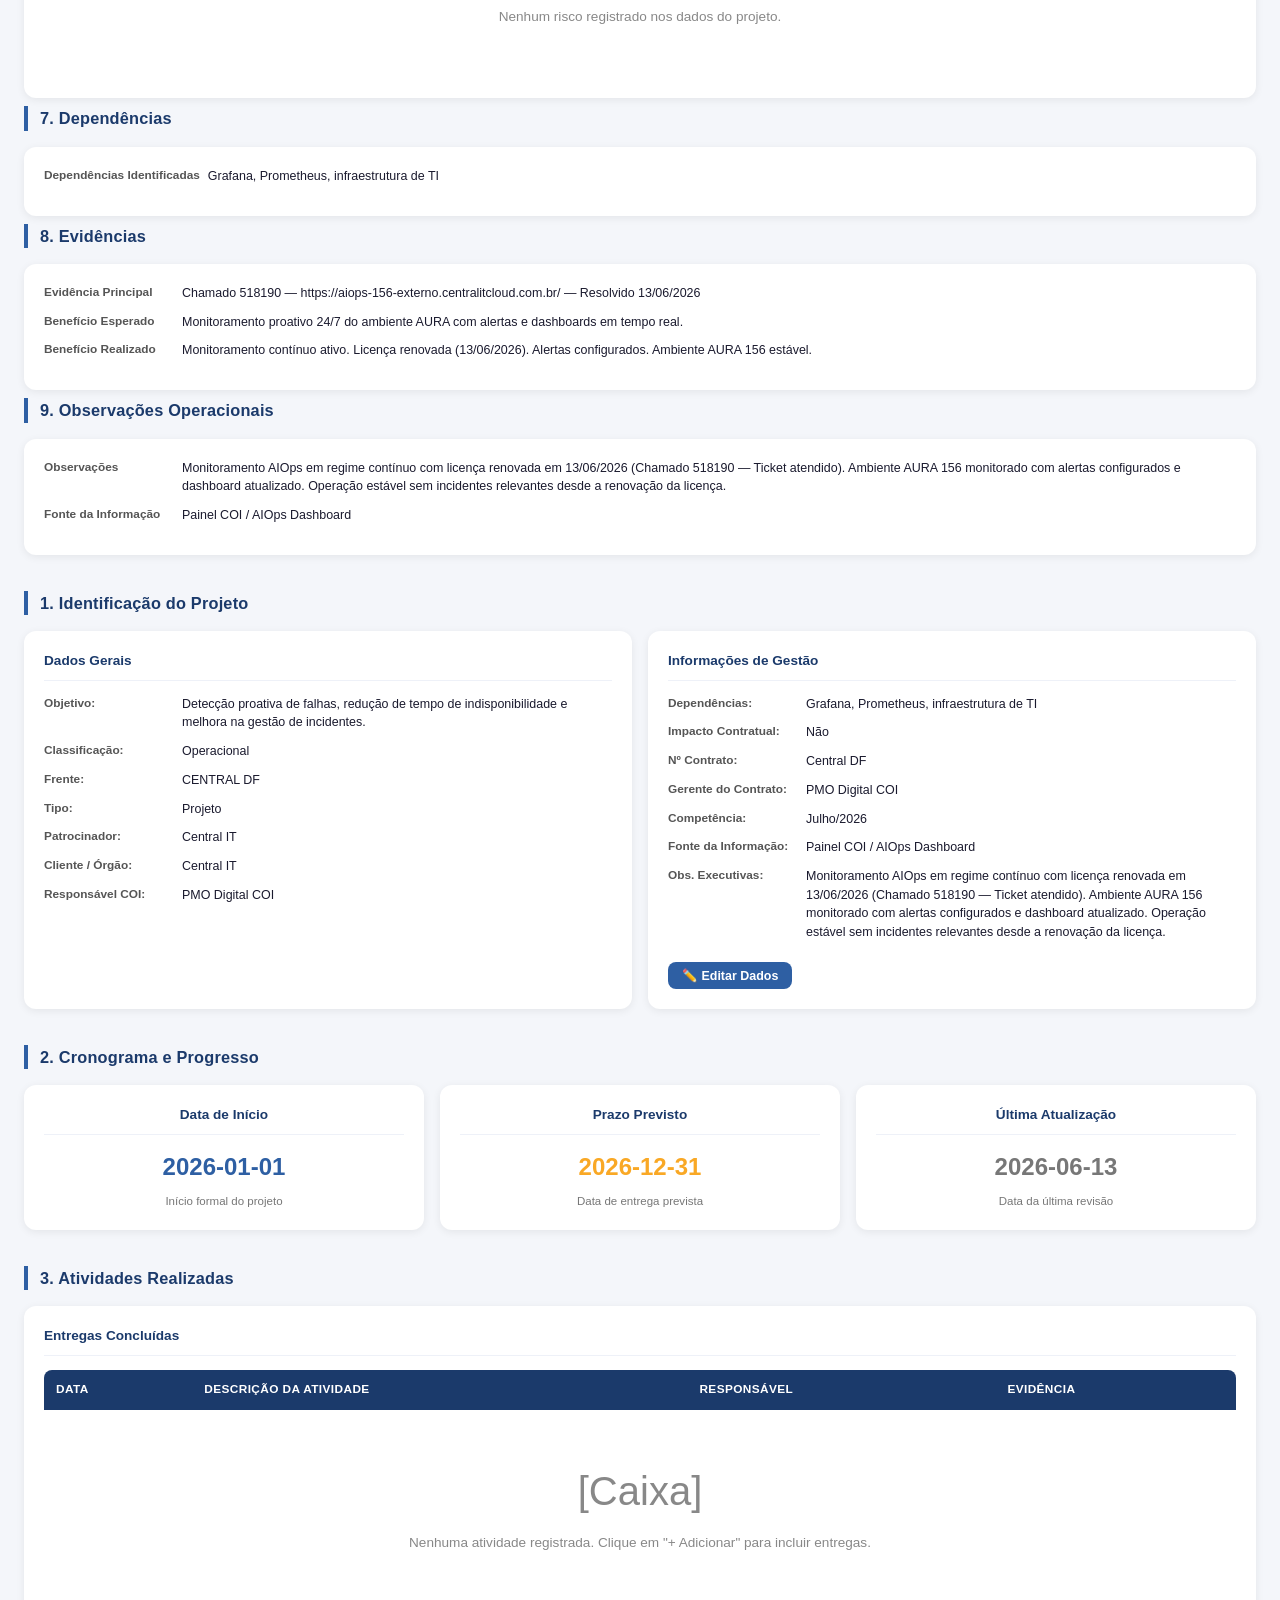
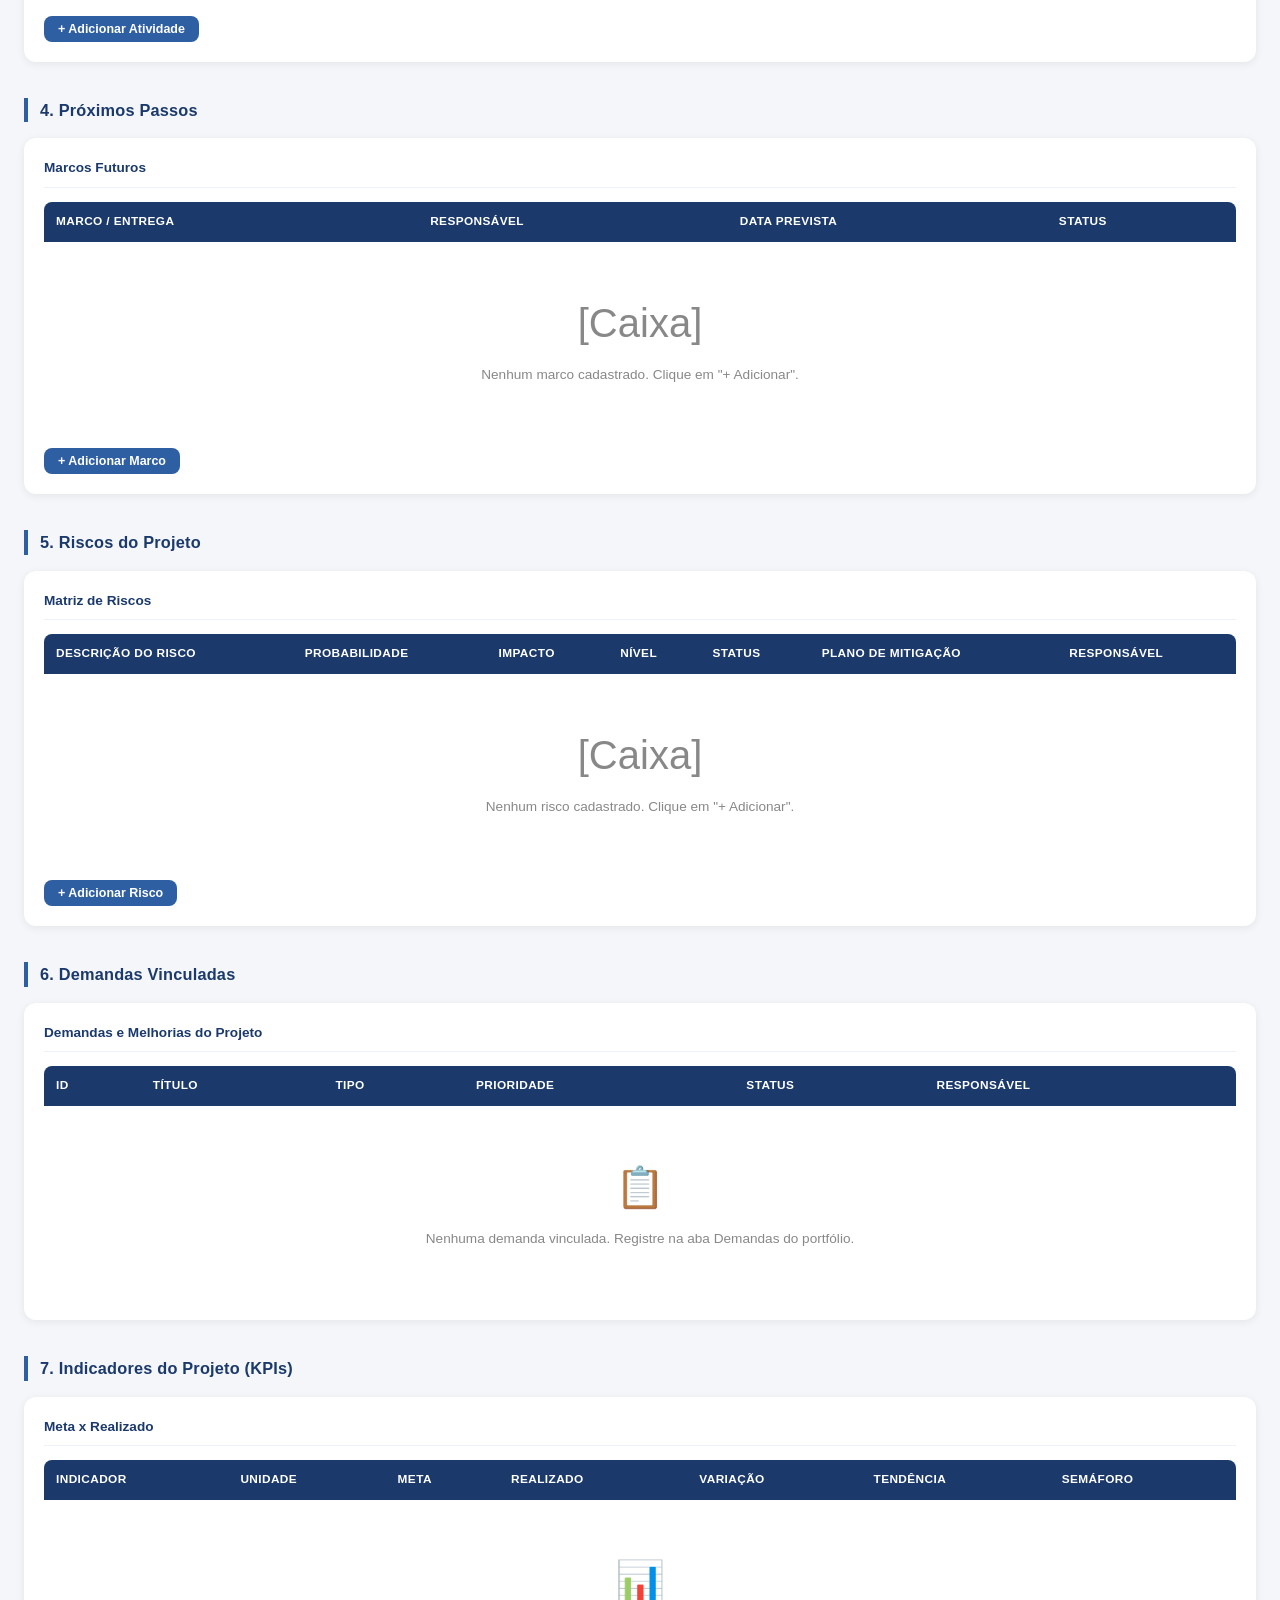
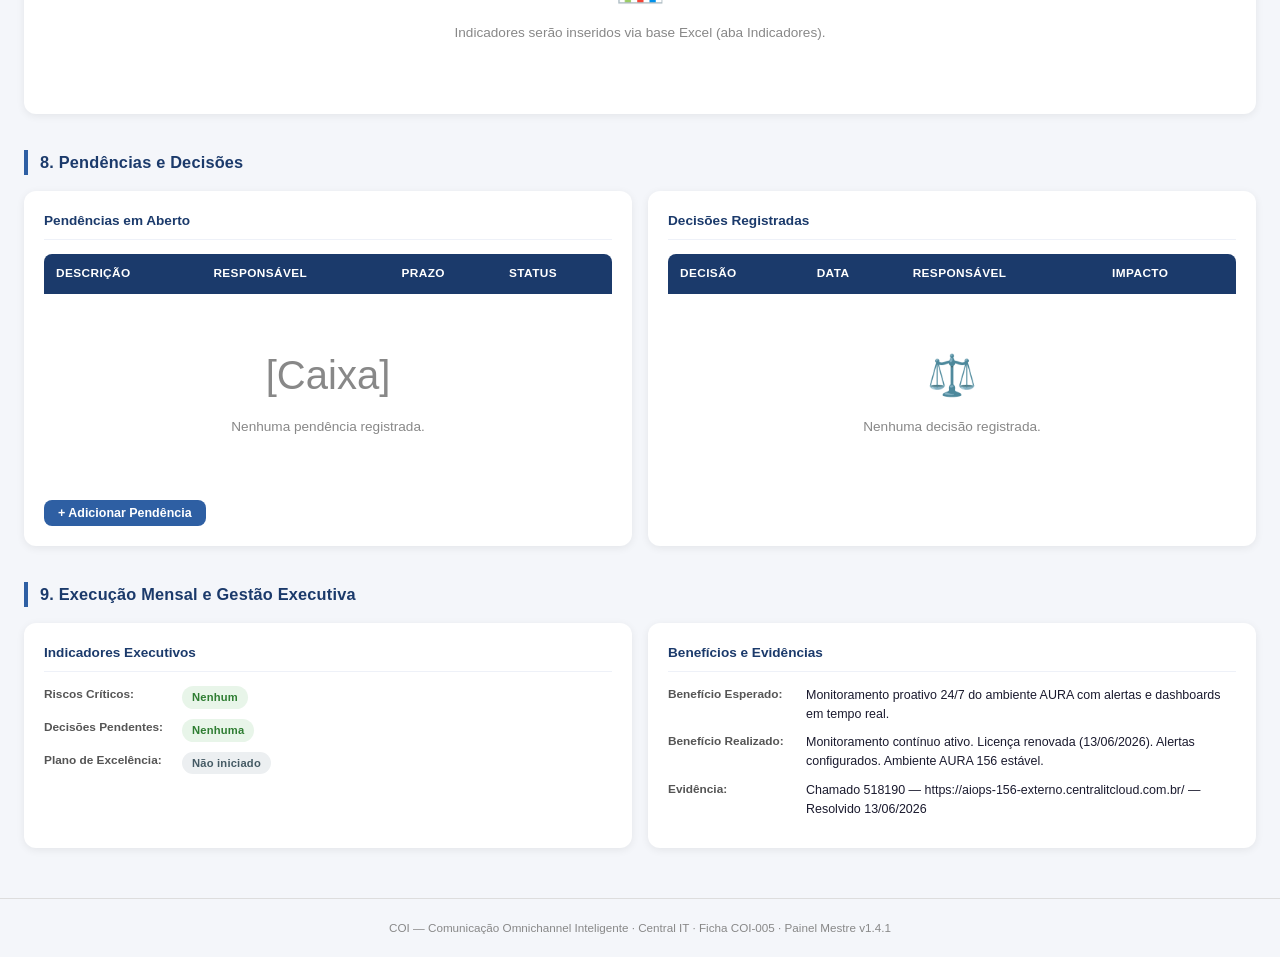
<file: projetos/ficha_COI005.html>
<!DOCTYPE html>
<html lang="pt-BR">
<head>
<meta charset="UTF-8">
<meta http-equiv="refresh" content="0;url=ficha.html#COI-005">
<title>Redirecionando para COI-005...</title>
<script>window.location.replace('ficha.html#COI-005');</script>
</head>
<body></body>
</html>
</file>
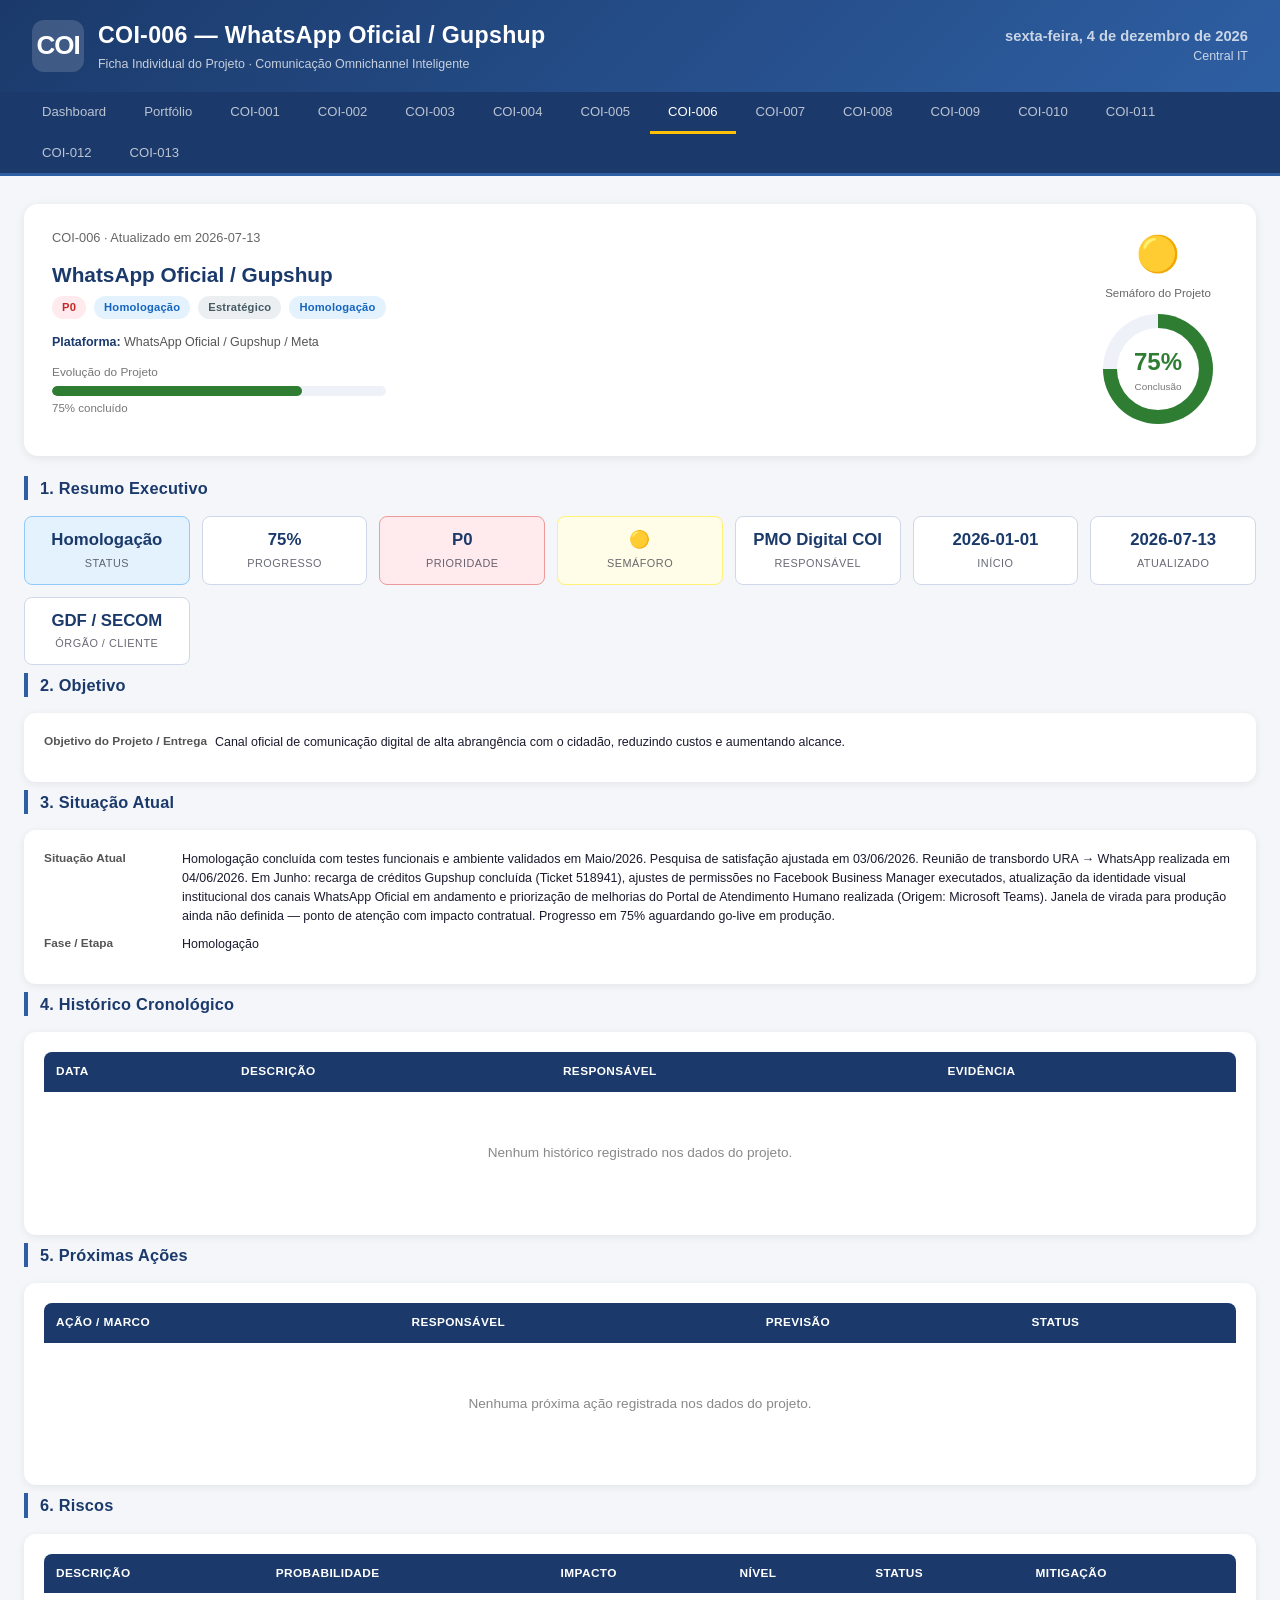
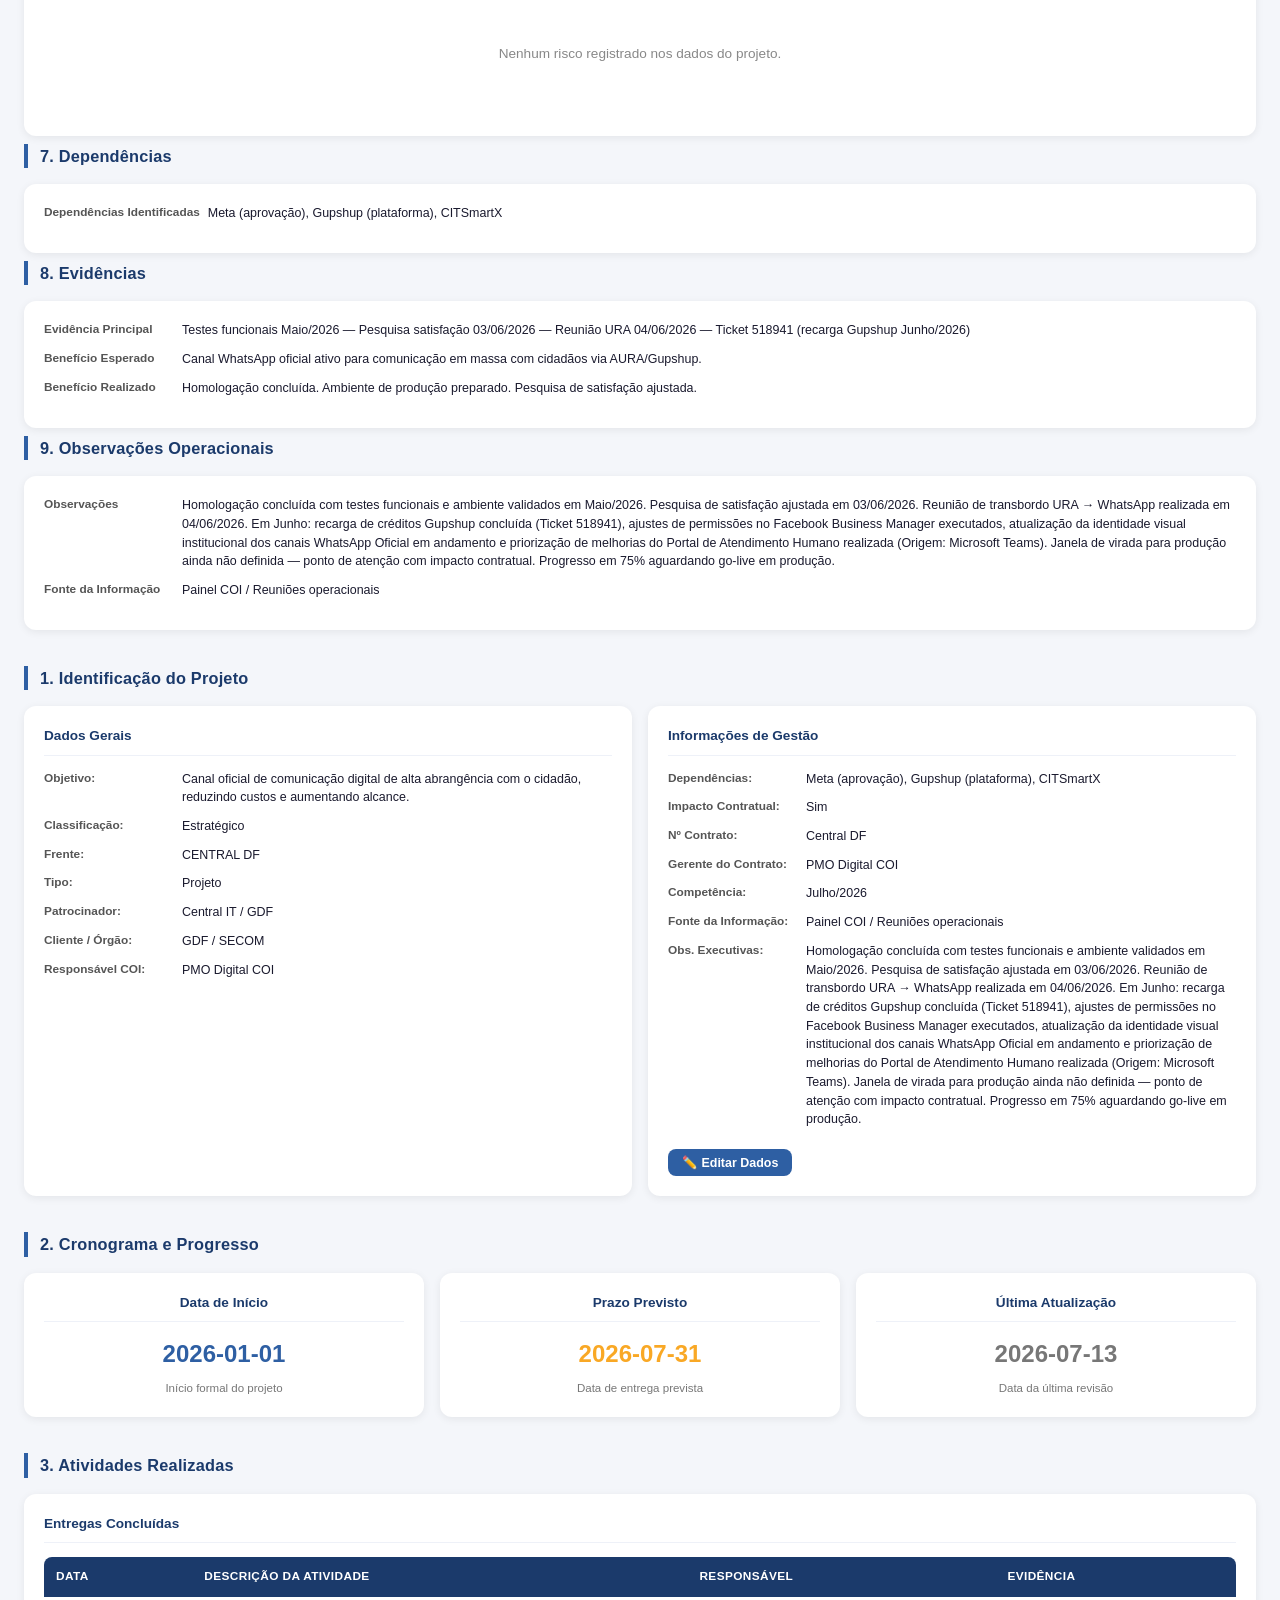
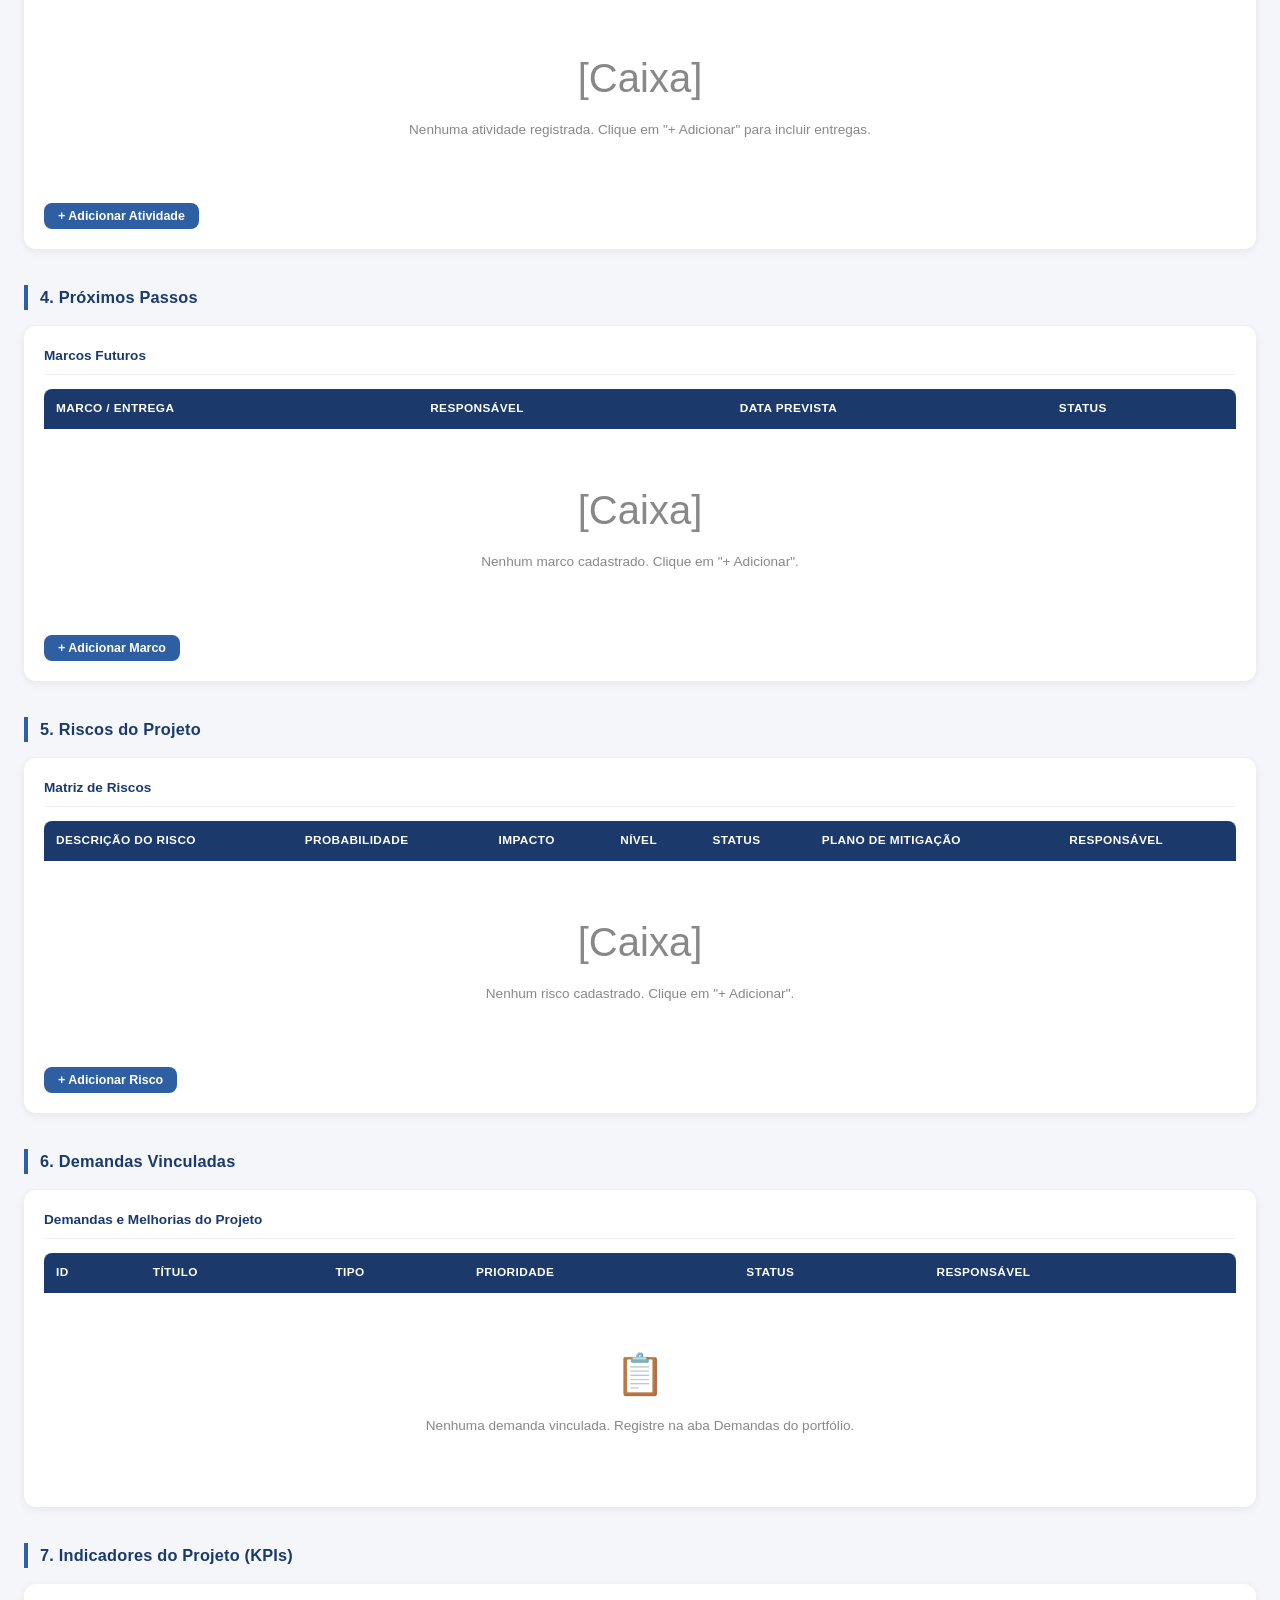
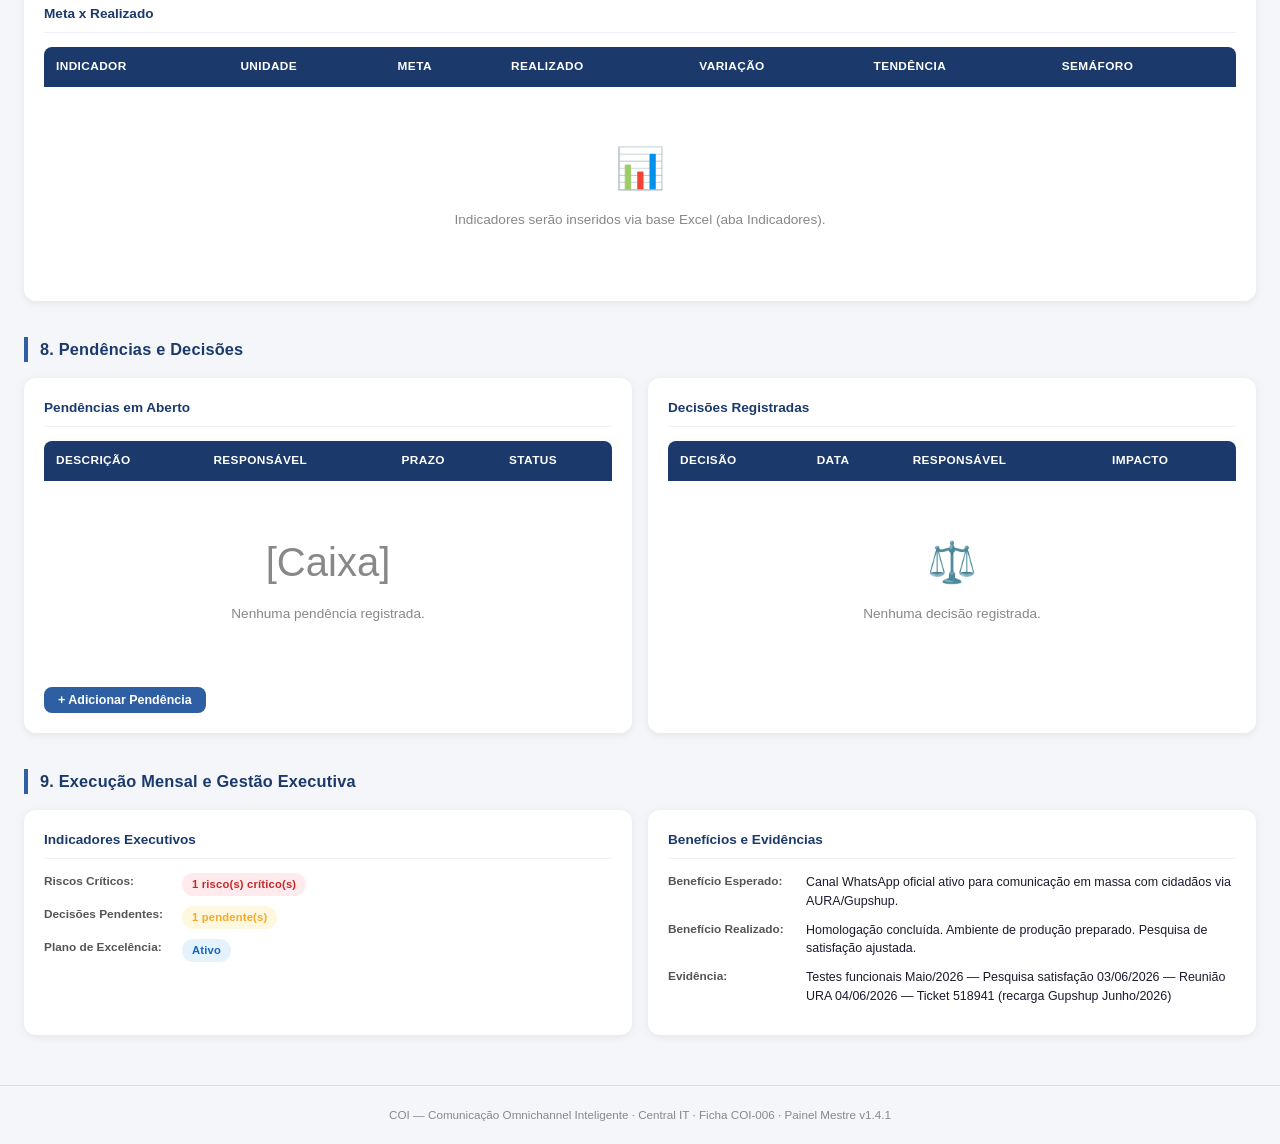
<file: projetos/ficha_COI006.html>
<!DOCTYPE html>
<html lang="pt-BR">
<head>
<meta charset="UTF-8">
<meta http-equiv="refresh" content="0;url=ficha.html#COI-006">
<title>Redirecionando para COI-006...</title>
<script>window.location.replace('ficha.html#COI-006');</script>
</head>
<body></body>
</html>
</file>
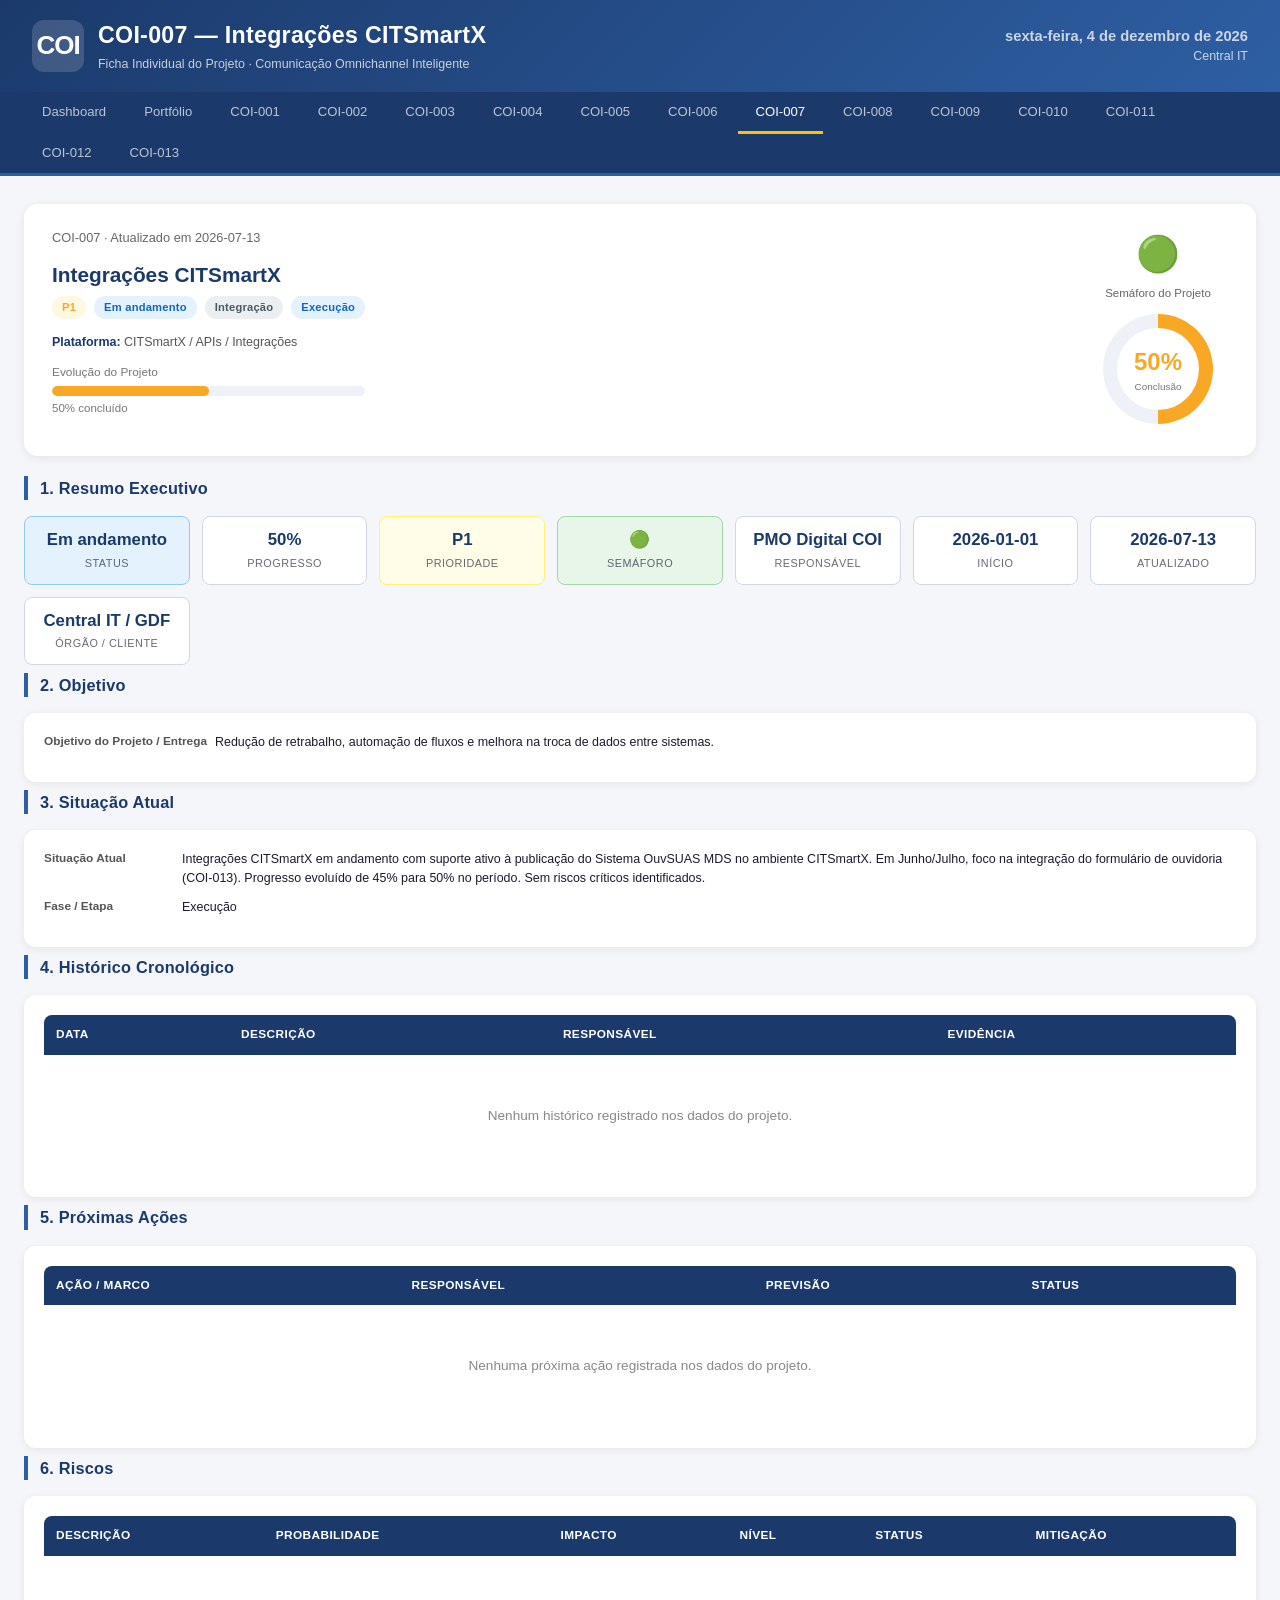
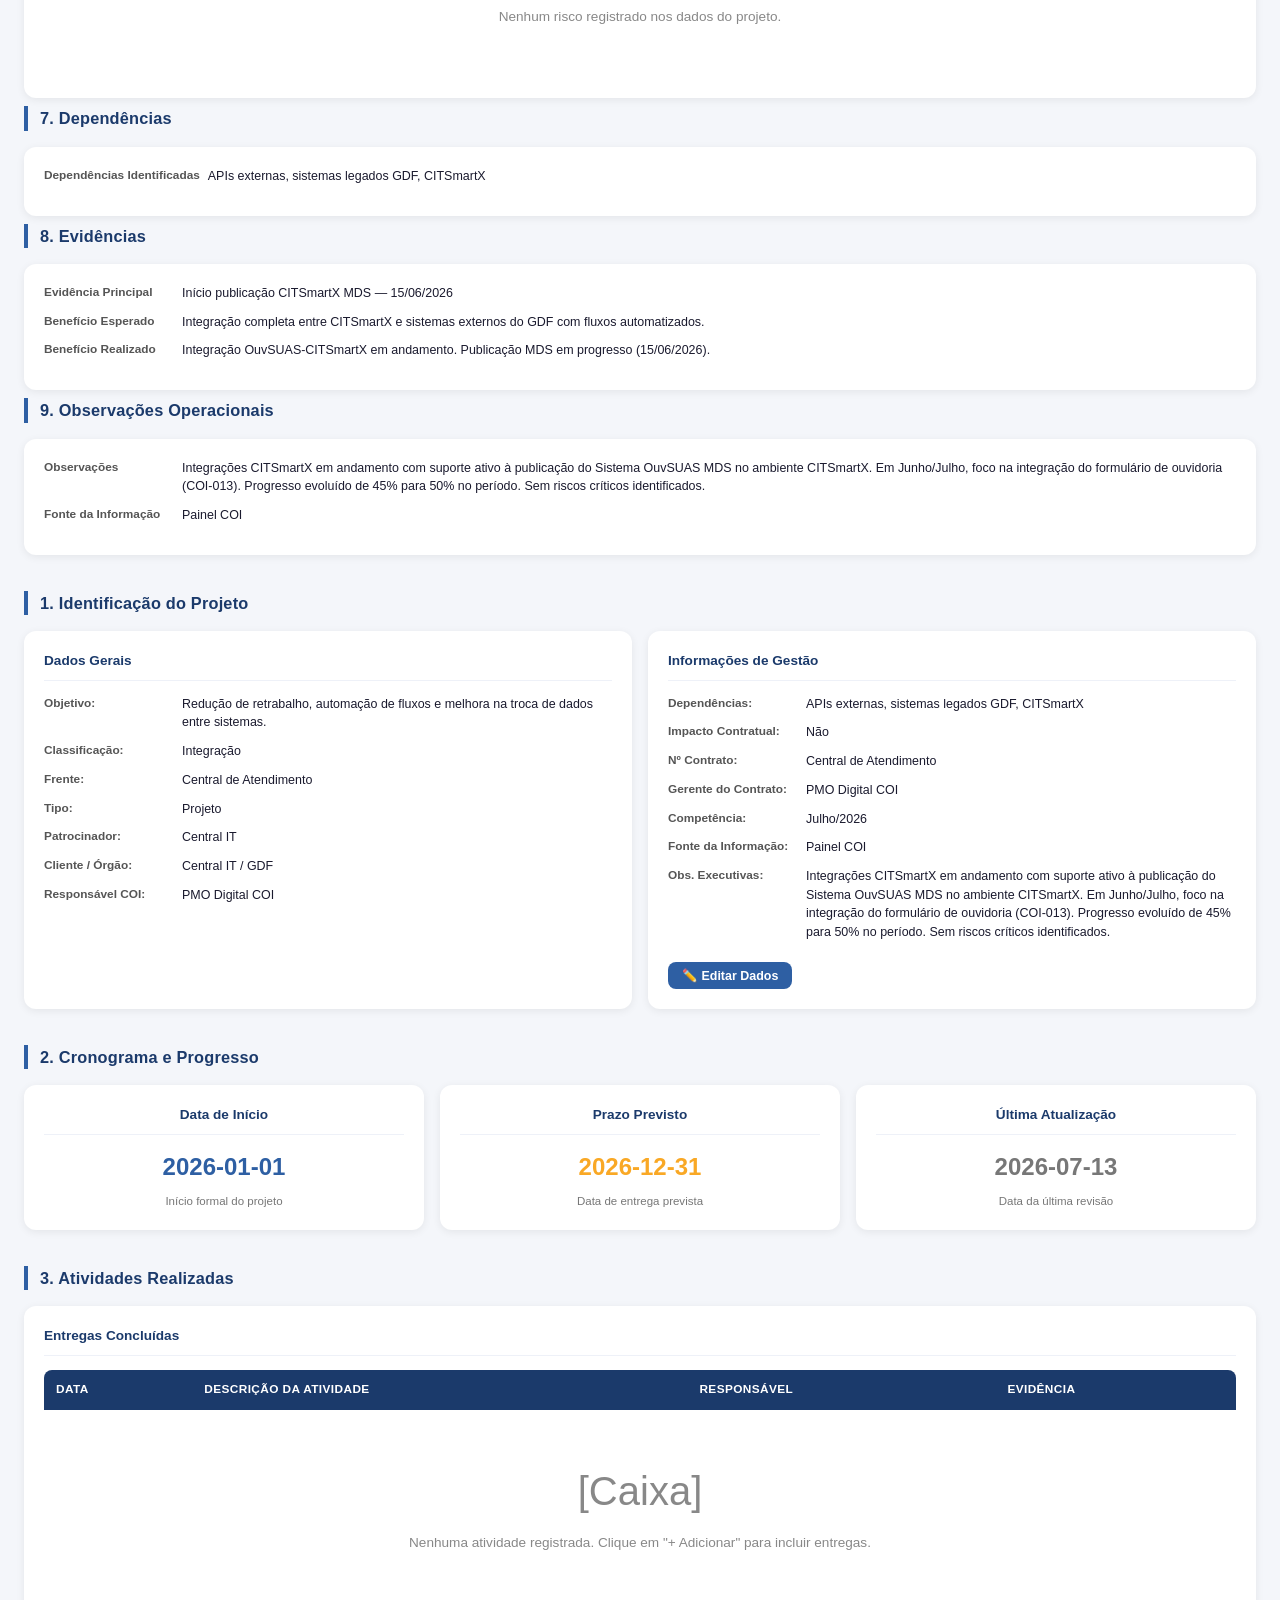
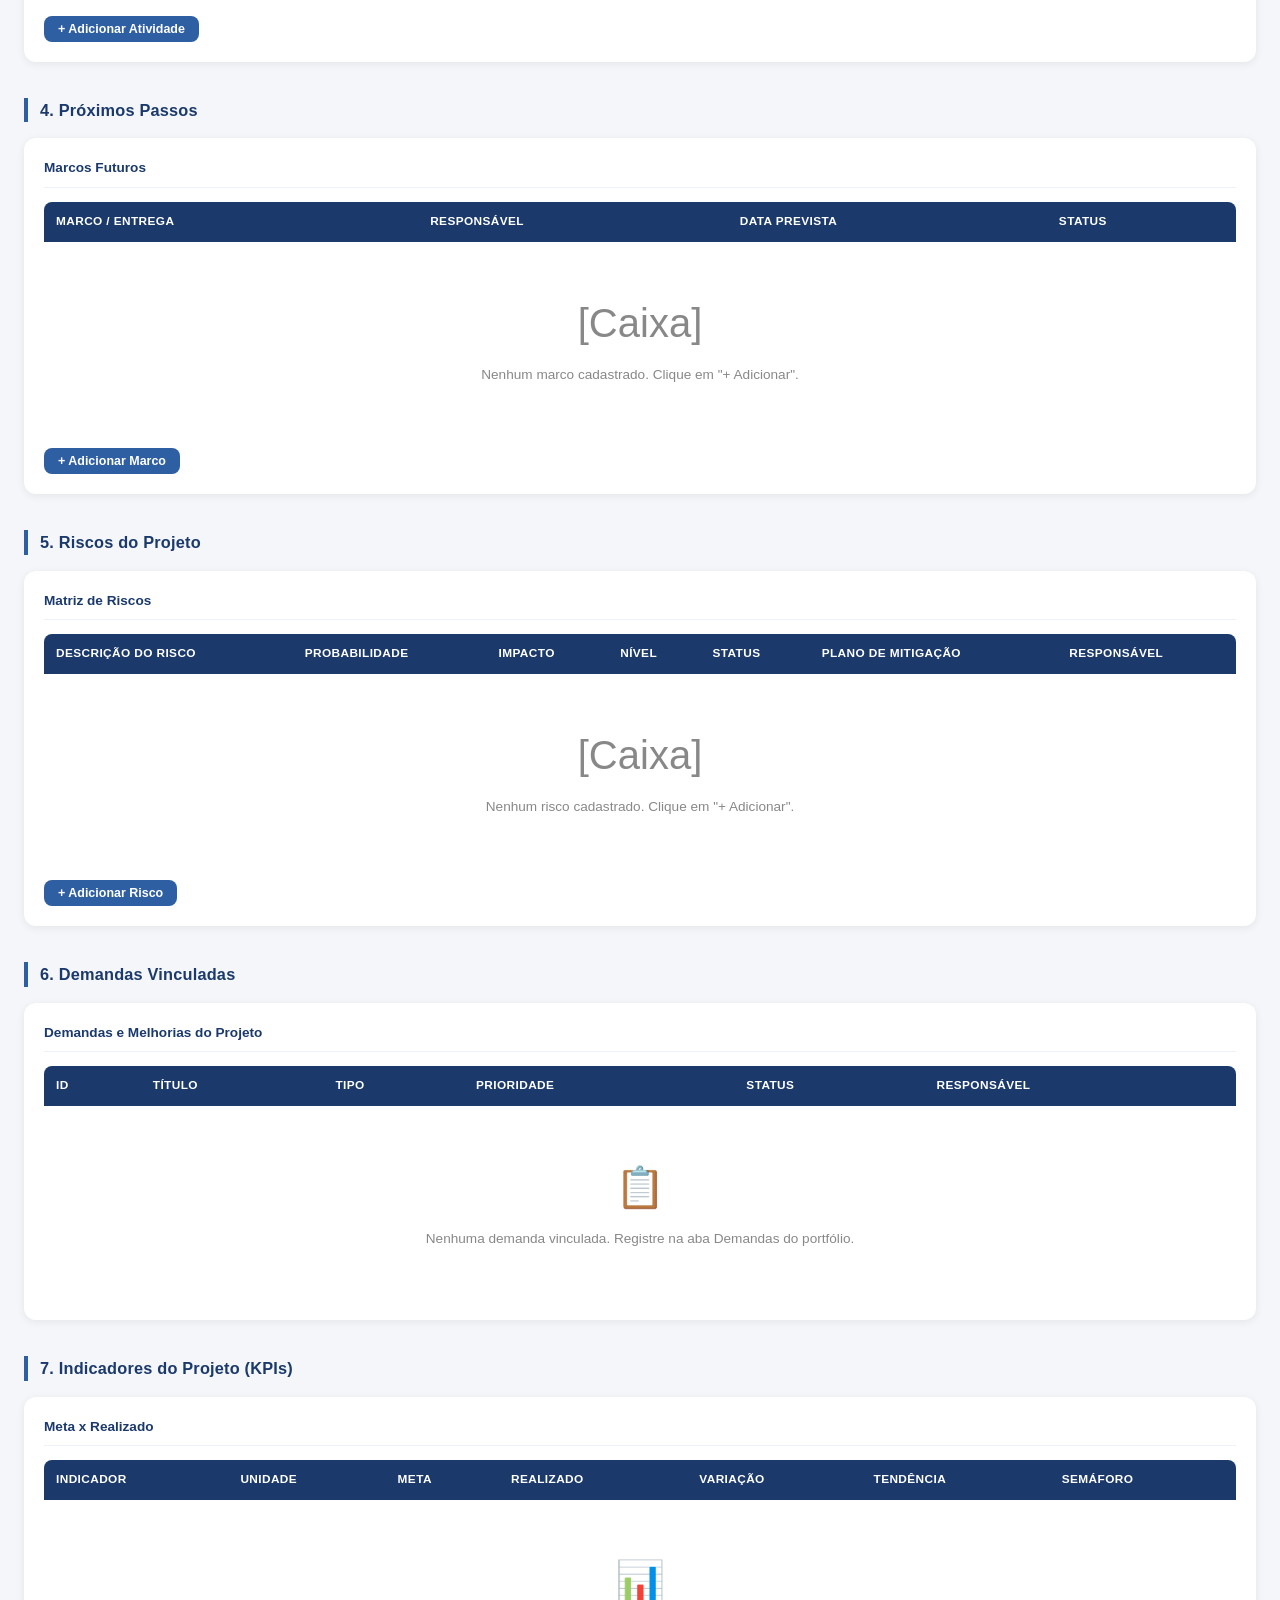
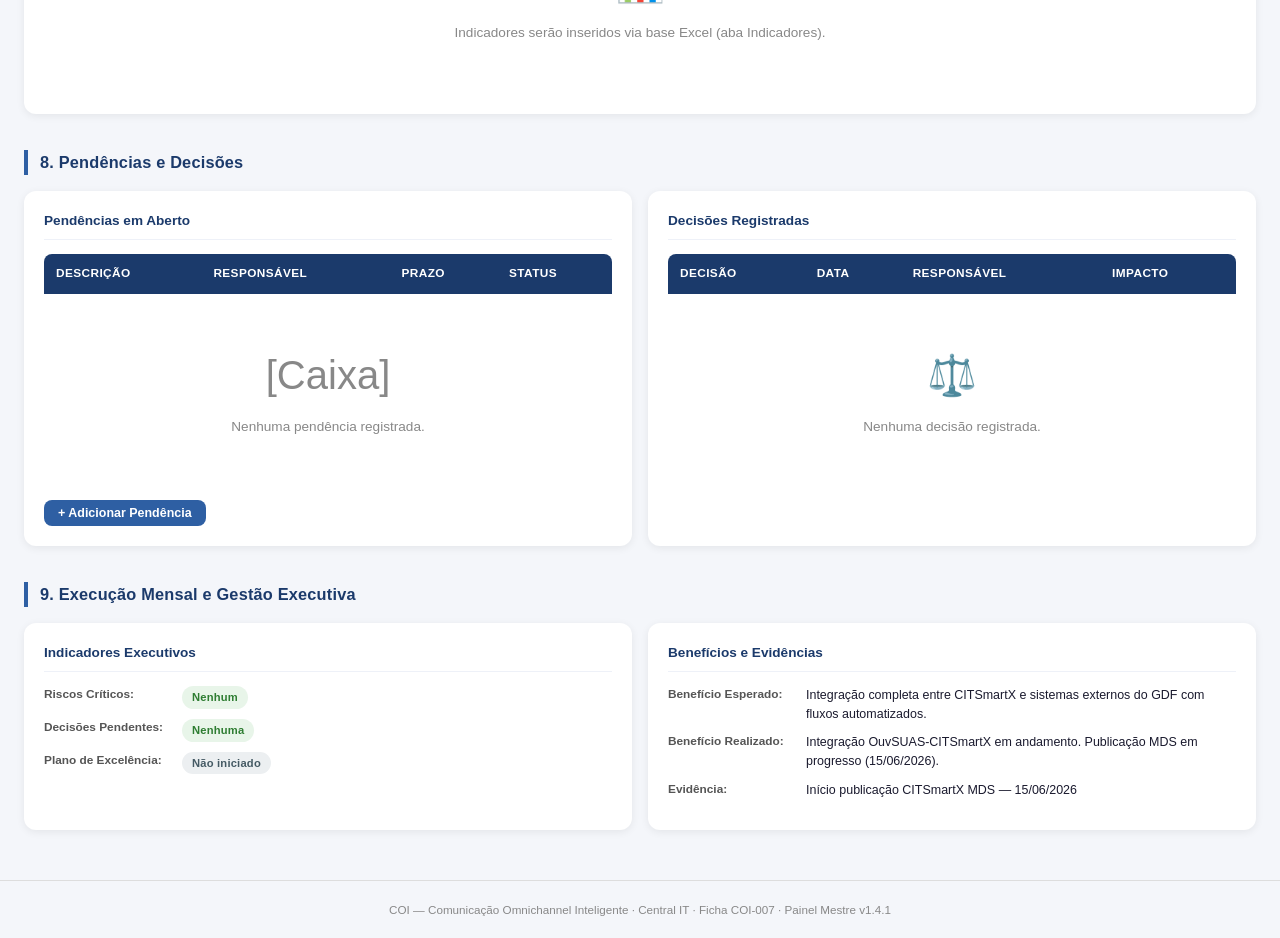
<file: projetos/ficha_COI007.html>
<!DOCTYPE html>
<html lang="pt-BR">
<head>
<meta charset="UTF-8">
<meta http-equiv="refresh" content="0;url=ficha.html#COI-007">
<title>Redirecionando para COI-007...</title>
<script>window.location.replace('ficha.html#COI-007');</script>
</head>
<body></body>
</html>
</file>
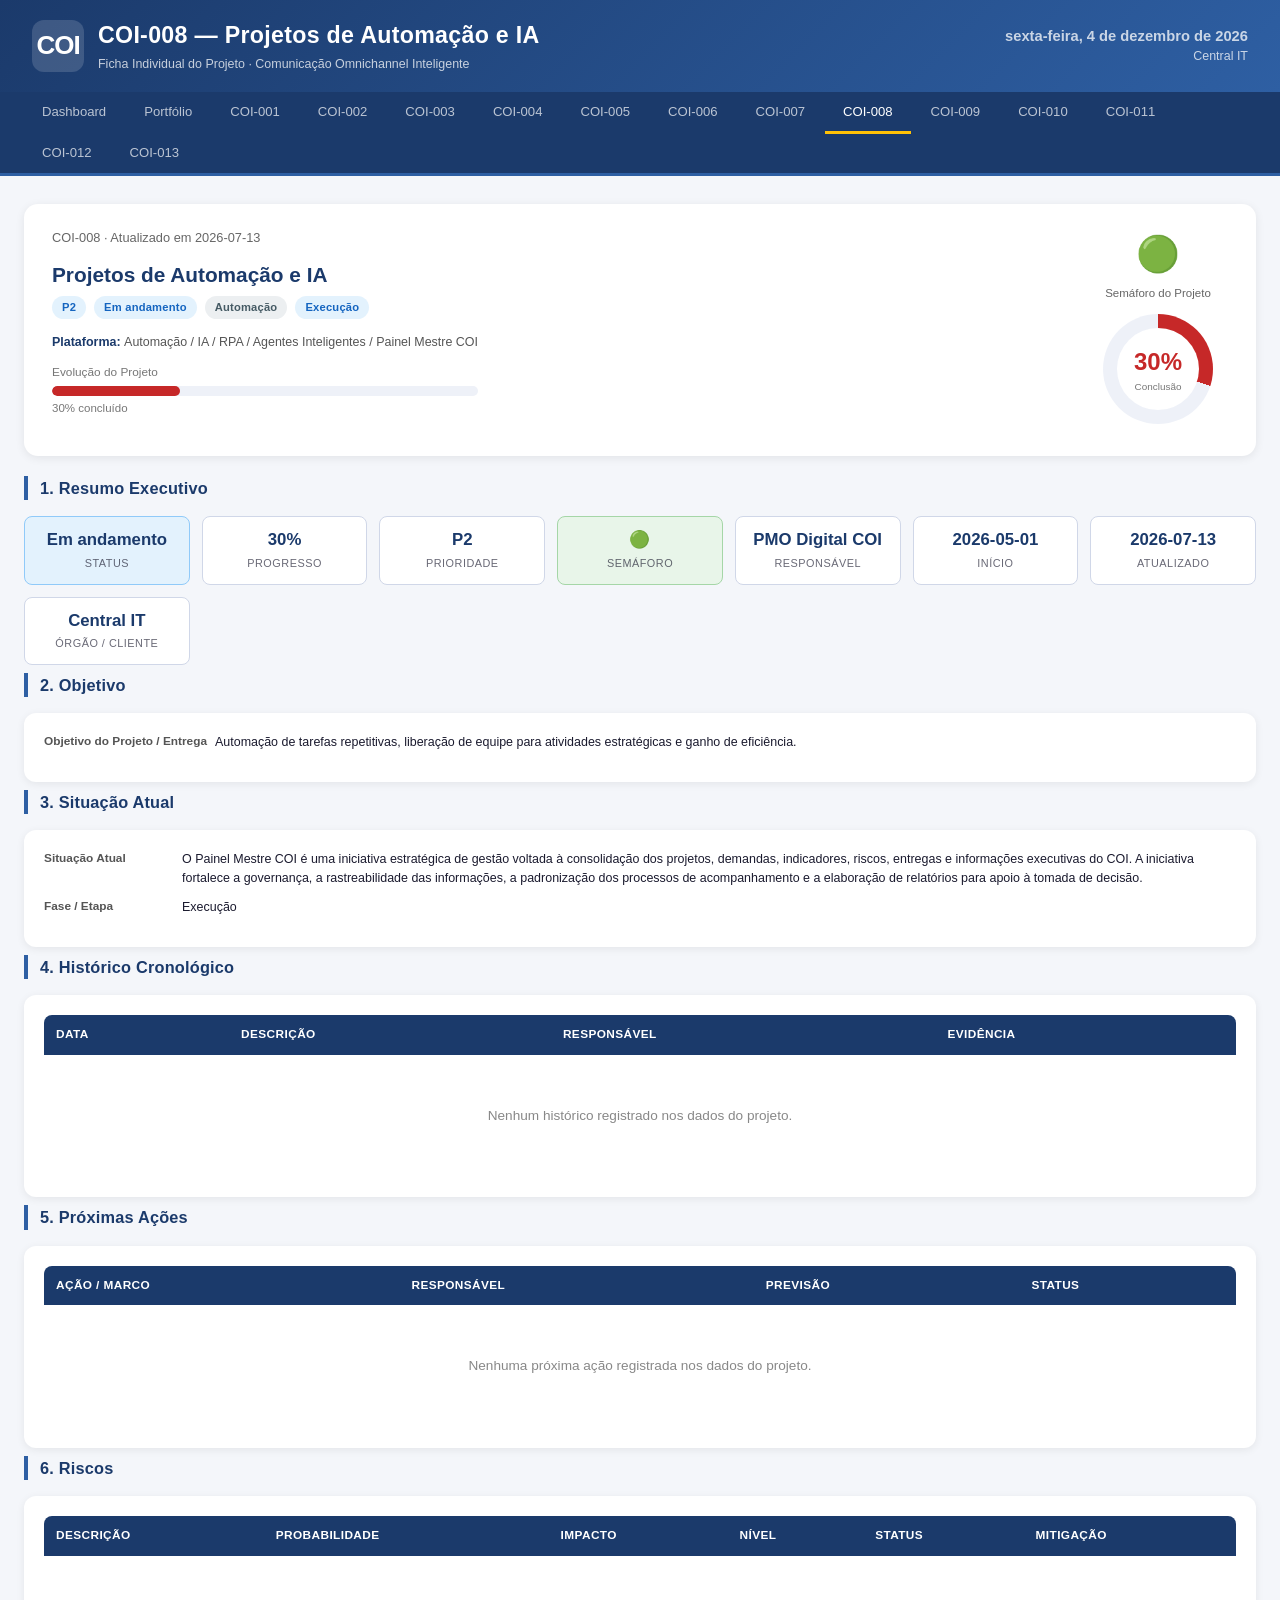
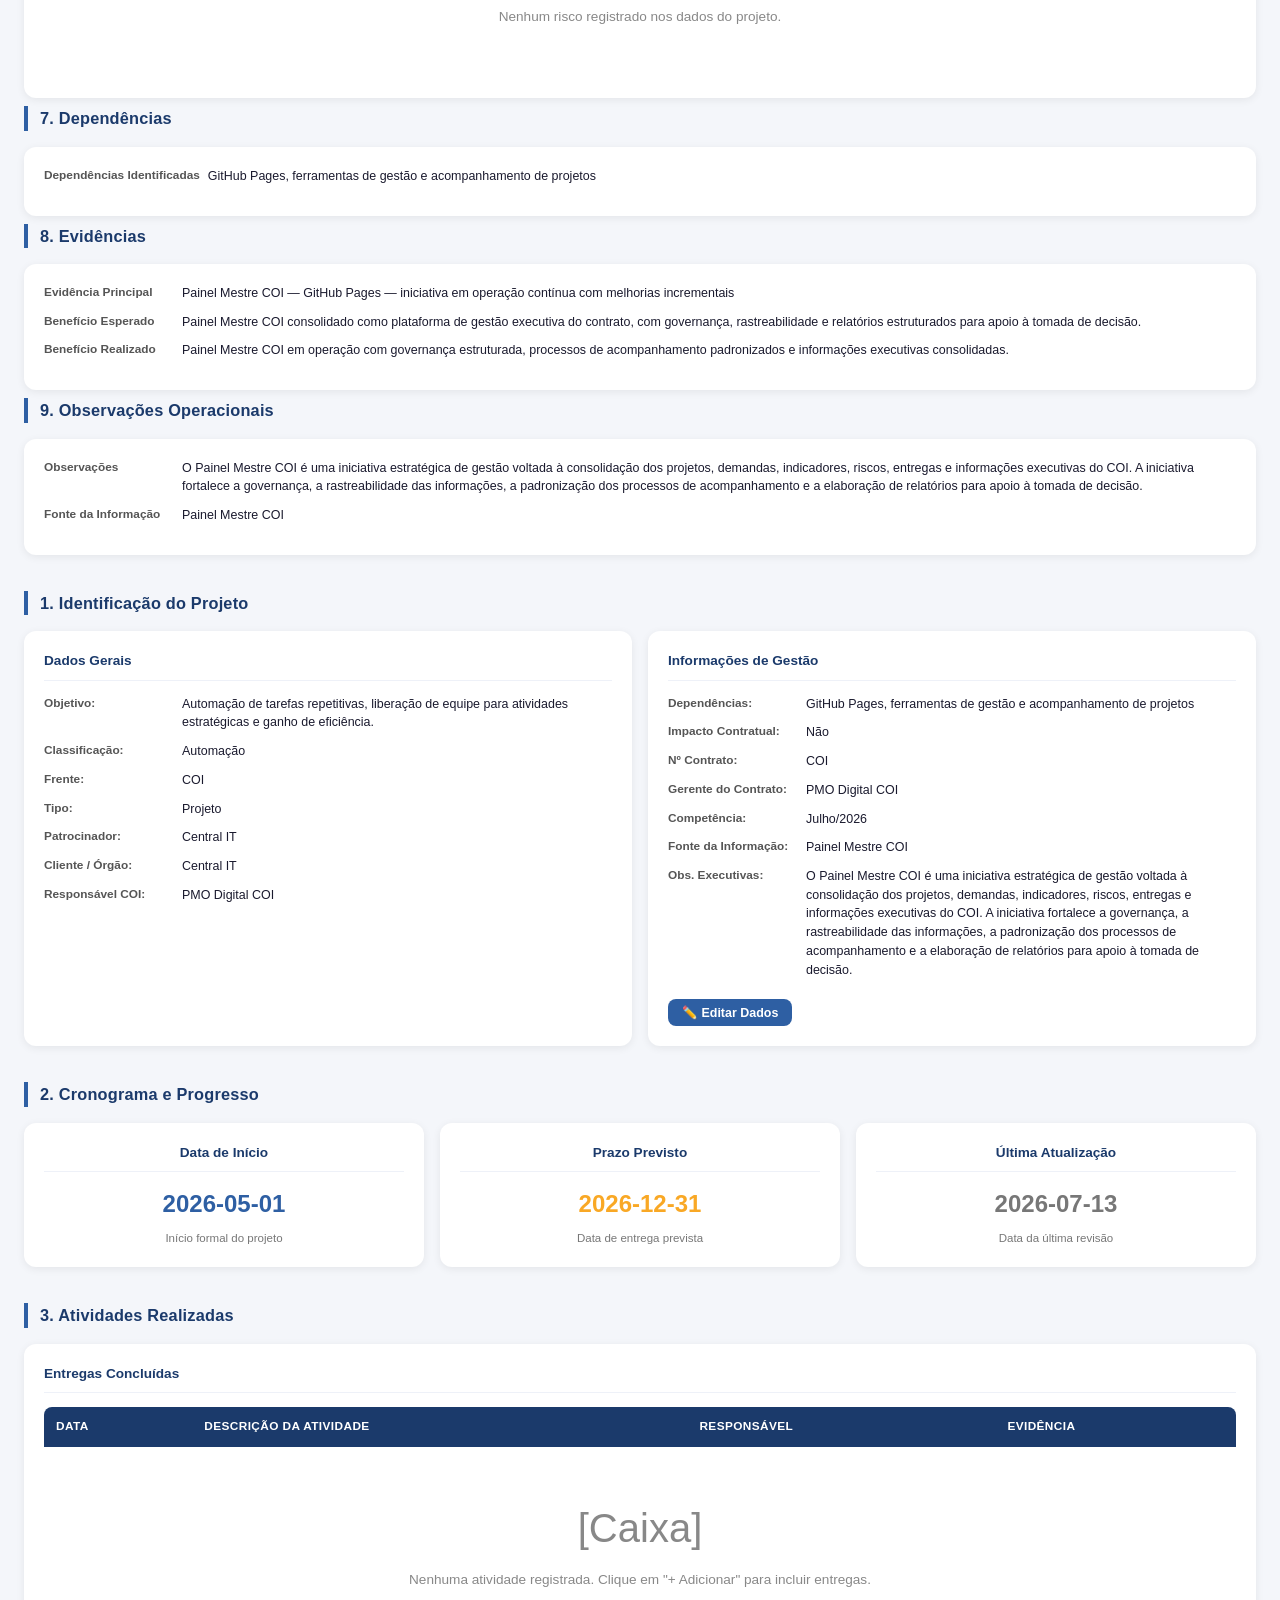
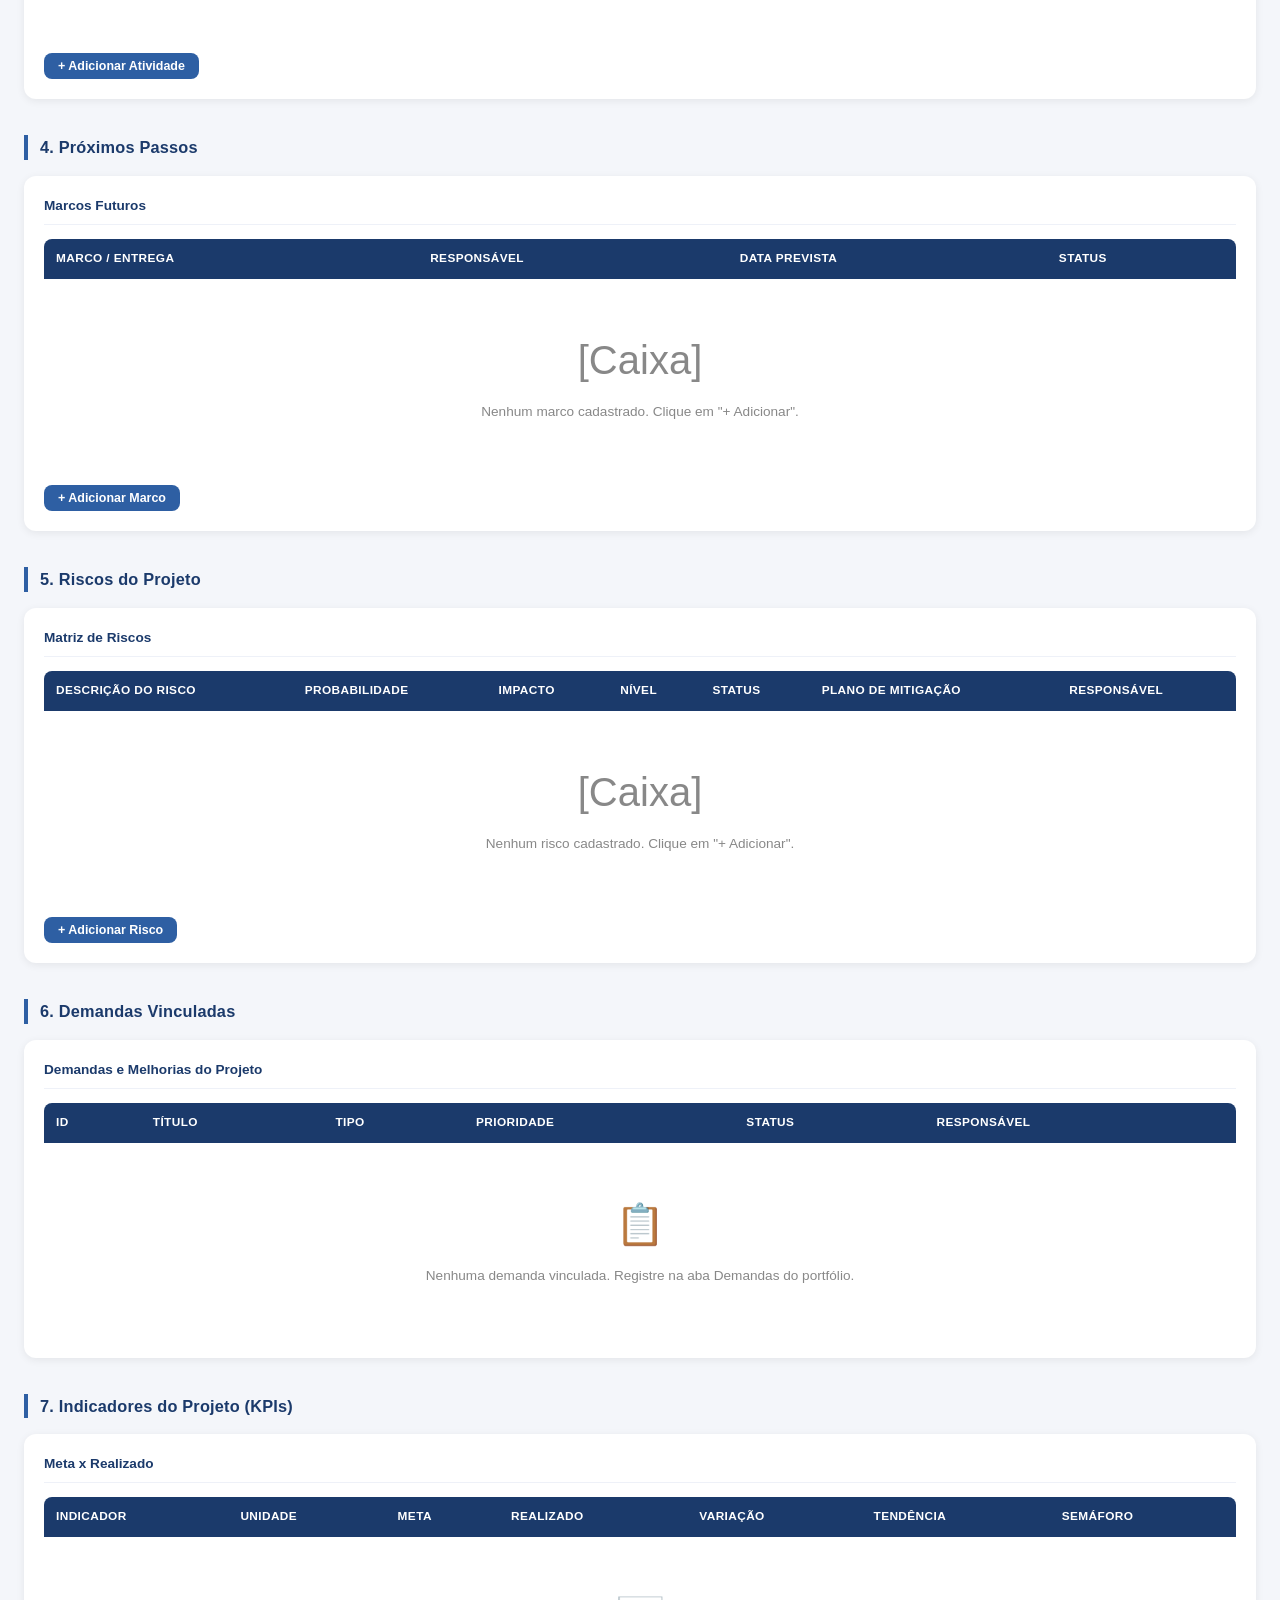
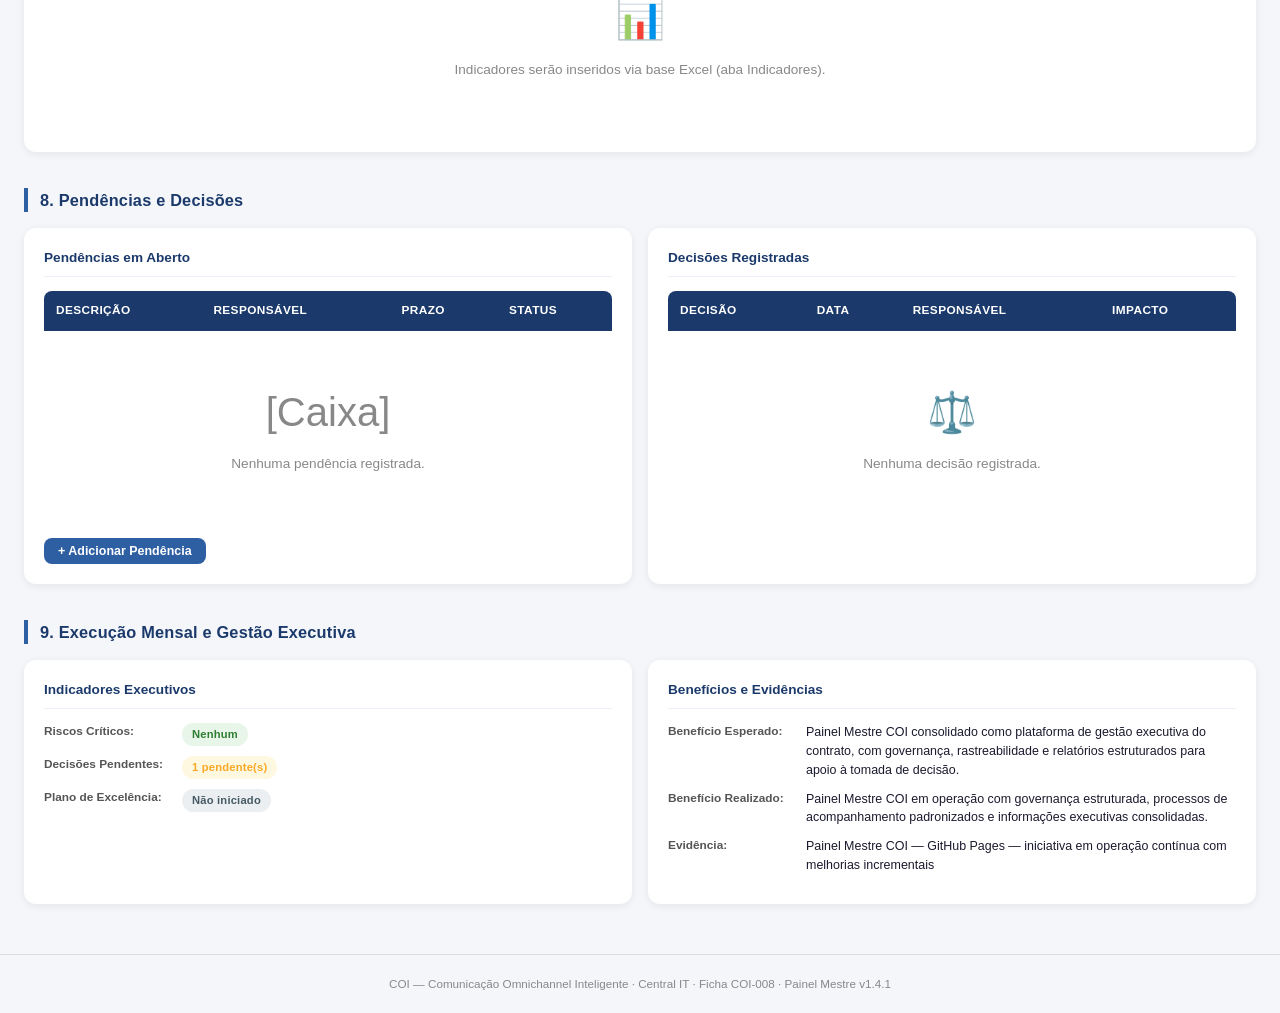
<file: projetos/ficha_COI008.html>
<!DOCTYPE html>
<html lang="pt-BR">
<head>
<meta charset="UTF-8">
<meta http-equiv="refresh" content="0;url=ficha.html#COI-008">
<title>Redirecionando para COI-008...</title>
<script>window.location.replace('ficha.html#COI-008');</script>
</head>
<body></body>
</html>
</file>
<file: assets/style.css>
/**
 * COI — Painel Mestre · Design System Compartilhado
 * Arquivo: assets/style.css
 * Versão: 1.4.1 (Fase 5A.2 — Evolução Funcional)
 *
 * Referenciado por: index.html, portfolio.html, projetos/ficha_COIxxx.html
 */

/* ─── VARIÁVEIS DE DESIGN ──────────────────────────────────────────── */
:root {
  --azul-escuro:  #1B3A6B;
  --azul-medio:   #2E5FA3;
  --azul-claro:   #DCE6F1;
  --cinza-bg:     #F4F6FA;
  --verde:        #2E7D32;
  --amarelo:      #F9A825;
  --vermelho:     #C62828;
  --laranja:      #E65100;
  --roxo:         #4A148C;
  --branco:       #FFFFFF;
  --texto:        #1A1A2E;
  --borda:        #D0D7E8;
  --sombra-sm:    0 2px 8px rgba(0,0,0,.07);
  --sombra-md:    0 4px 16px rgba(0,0,0,.12);
  --sombra-lg:    0 10px 30px rgba(16,32,64,.14);
  --radius-sm:    8px;
  --radius-md:    12px;
  --radius-lg:    14px;
  --radius-xl:    18px;
  /* Fase 5.1 — Modernização do Dashboard Executivo (tokens auxiliares, aditivos) */
  --texto-muted:  #64748B;
  --linha-sutil:  #EEF1F8;
  --transicao:    .2s cubic-bezier(.4,0,.2,1);
}

/* ─── RESET ────────────────────────────────────────────────────────── */
*, *::before, *::after { margin: 0; padding: 0; box-sizing: border-box; }

/* ─── BASE ─────────────────────────────────────────────────────────── */
body {
  font-family: 'Segoe UI', -apple-system, BlinkMacSystemFont, Roboto, Arial, sans-serif;
  background: var(--cinza-bg);
  color: var(--texto);
  line-height: 1.5;
  -webkit-font-smoothing: antialiased;
  -moz-osx-font-smoothing: grayscale;
}

/* ─── HEADER ───────────────────────────────────────────────────────── */
header {
  background: linear-gradient(135deg, var(--azul-escuro) 0%, var(--azul-medio) 100%);
  color: #fff;
  padding: 18px 32px;
  display: flex;
  align-items: center;
  justify-content: space-between;
  box-shadow: 0 3px 12px rgba(0,0,0,.25);
}
.logo-area { display: flex; align-items: center; gap: 14px; }
.logo-box {
  width: 52px; height: 52px;
  background: rgba(255,255,255,.15);
  border-radius: var(--radius-md);
  display: flex; align-items: center; justify-content: center;
  font-size: 26px; font-weight: 900; letter-spacing: -1px;
  flex-shrink: 0;
}
.header-title h1 { font-size: 1.45rem; font-weight: 700; letter-spacing: .3px; }
.header-title p  { font-size: .78rem; opacity: .75; margin-top: 2px; }
.header-meta { text-align: right; font-size: .78rem; opacity: .75; }
.header-meta strong { display: block; font-size: .92rem; opacity: 1; }

/* ─── NAV ──────────────────────────────────────────────────────────── */
nav {
  background: var(--azul-escuro);
  display: flex;
  gap: 2px;
  padding: 0 24px;
  border-bottom: 3px solid var(--azul-medio);
  flex-wrap: wrap;
}
nav a {
  color: rgba(255,255,255,.7);
  text-decoration: none;
  padding: 10px 18px;
  font-size: .82rem;
  font-weight: 500;
  border-bottom: 3px solid transparent;
  margin-bottom: -3px;
  transition: color .2s, border-color .2s;
}
nav a:hover, nav a.active { color: #fff; border-bottom-color: #FFC107; }

/* ─── NAV — Menu suspenso "Projetos" (Fase 5.2) ────────────────────── */
.nav-dropdown { position: relative; }
.nav-dropdown-toggle {
  background: transparent; border: none; cursor: pointer;
  color: rgba(255,255,255,.7); font: inherit; font-size: .82rem; font-weight: 500;
  padding: 10px 18px; border-bottom: 3px solid transparent; margin-bottom: -3px;
  display: flex; align-items: center; gap: 6px;
  transition: color .2s, border-color .2s;
}
.nav-dropdown-toggle:hover,
.nav-dropdown-toggle:focus-visible,
.nav-dropdown.open .nav-dropdown-toggle { color: #fff; border-bottom-color: #FFC107; }
.nav-dropdown-toggle:focus-visible { outline: 2px solid #FFC107; outline-offset: -2px; }
.nav-caret { font-size: .62rem; transition: transform .2s; display: inline-block; }
.nav-dropdown.open .nav-caret { transform: rotate(180deg); }

.nav-dropdown-menu {
  display: none;
  position: absolute; top: 100%; left: 0; margin-top: 3px;
  background: #fff; border-radius: var(--radius-md); box-shadow: var(--sombra-lg, var(--sombra-md));
  border: 1px solid var(--linha-sutil, #EEF1F8);
  min-width: 280px; width: 400px; max-width: calc(100vw - 24px);
  max-height: 70vh; overflow-y: auto; scrollbar-gutter: stable;
  padding: 8px 12px 8px 8px; z-index: 500;
}
.nav-dropdown.open .nav-dropdown-menu { display: block; }

.nav-dropdown-search-wrap { position: sticky; top: 0; background: #fff; padding: 4px 4px 8px; }
.nav-dropdown-search {
  width: 100%; padding: 7px 10px; border: 1px solid var(--borda); border-radius: var(--radius-sm);
  font-size: .82rem; outline: none; font-family: inherit; color: var(--texto);
}
.nav-dropdown-search:focus { border-color: var(--azul-medio); }

.nav-dropdown-group {
  font-size: .66rem; font-weight: 700; text-transform: uppercase; letter-spacing: .5px;
  color: var(--texto-muted, #64748B); padding: 10px 10px 4px;
}
.nav-dropdown-group:first-child { padding-top: 4px; }
.nav-dropdown-list { display: flex; flex-direction: column; gap: 4px; }
.nav-dropdown-item {
  display: flex; align-items: flex-start; gap: 12px;
  padding: 9px 10px; border-radius: var(--radius-sm);
  text-decoration: none; font-size: .82rem;
}
.nav-dropdown-item:hover,
.nav-dropdown-item:focus-visible { background: #F0F4FF; outline: none; }
.nav-dropdown-code {
  flex-shrink: 0; min-width: 60px; text-align: center; margin-top: 1px;
  font-weight: 700; font-size: .68rem; color: #fff;
  background: var(--azul-medio); border-radius: 6px; padding: 3px 7px; white-space: nowrap;
}
.nav-dropdown-name {
  color: #333; line-height: 1.35;
  white-space: normal; overflow: hidden;
  display: -webkit-box; -webkit-line-clamp: 2; -webkit-box-orient: vertical;
}
.nav-dropdown-empty { padding: 14px 10px; font-size: .8rem; color: #888; font-style: italic; }
.nav-dropdown-footer {
  display: block; text-align: center; margin-top: 6px; padding-top: 8px;
  border-top: 1px solid var(--linha-sutil, #EEF1F8);
  font-size: .78rem; font-weight: 700; color: var(--azul-medio); text-decoration: none;
}
.nav-dropdown-footer:hover { text-decoration: underline; }

@media (max-width: 480px) {
  .nav-dropdown-menu { left: 8px; right: 8px; width: auto; min-width: 0; max-width: none; }
}

/* ─── MAIN ─────────────────────────────────────────────────────────── */
main { max-width: 1400px; margin: 0 auto; padding: 28px 24px 40px; }

/* ─── SECTION TITLE ────────────────────────────────────────────────── */
.section-title {
  font-size: 1.02rem; font-weight: 700;
  color: var(--azul-escuro);
  letter-spacing: .2px;
  border-left: 4px solid var(--azul-medio);
  padding-left: 12px;
  margin: 36px 0 16px;
}
.section-title:first-of-type { margin-top: 8px; }

/* ─── CARDS ────────────────────────────────────────────────────────── */
.cards-grid {
  display: grid;
  grid-template-columns: repeat(auto-fill, minmax(190px, 1fr));
  gap: 16px;
  margin-bottom: 8px;
}
.card {
  position: relative;
  background: var(--branco);
  border-radius: var(--radius-lg);
  padding: 20px 18px 16px;
  box-shadow: var(--sombra-sm);
  border-top: 3px solid var(--azul-medio);
  transition: transform var(--transicao), box-shadow var(--transicao);
}
.card:hover { transform: translateY(-4px); box-shadow: var(--sombra-lg); }
.card-icon  {
  display: flex; align-items: center; justify-content: center;
  width: 40px; height: 40px;
  border-radius: 50%;
  font-size: 1.25rem; line-height: 1;
  margin-bottom: 12px;
  background: var(--azul-claro);
}
.card-value { font-size: 2.25rem; font-weight: 800; line-height: 1; letter-spacing: -.5px; font-variant-numeric: tabular-nums; }
.card-label { font-size: .72rem; color: #4A5568; margin-top: 6px; font-weight: 600; text-transform: uppercase; letter-spacing: .5px; }
.card-sub   { font-size: .71rem; color: var(--texto-muted); margin-top: 3px; }

.card.azul    { border-top-color: var(--azul-medio); }
.card.azul    .card-value { color: var(--azul-medio); }
.card.azul    .card-icon  { background: #E3F2FD; }
.card.verde   { border-top-color: var(--verde); }
.card.verde   .card-value { color: var(--verde); }
.card.verde   .card-icon  { background: #E8F5E9; }
.card.amarelo { border-top-color: var(--amarelo); }
.card.amarelo .card-value { color: var(--amarelo); }
.card.amarelo .card-icon  { background: #FFF8E1; }
.card.vermelho{ border-top-color: var(--vermelho); }
.card.vermelho .card-value { color: var(--vermelho); }
.card.vermelho .card-icon  { background: #FFEBEE; }
.card.laranja { border-top-color: var(--laranja); }
.card.laranja .card-value { color: var(--laranja); }
.card.laranja .card-icon  { background: #FFF3E0; }
.card.roxo    { border-top-color: var(--roxo); }
.card.roxo    .card-value { color: var(--roxo); }
.card.roxo    .card-icon  { background: #F3E5F5; }

/* ─── CHARTS ───────────────────────────────────────────────────────── */
.charts-grid { display: grid; grid-template-columns: 1fr 1fr 1fr; gap: 18px; margin: 20px 0; }
.chart-card  {
  background: var(--branco); border-radius: var(--radius-lg);
  padding: 22px; box-shadow: var(--sombra-sm);
  border: 1px solid var(--linha-sutil);
  transition: box-shadow var(--transicao);
}
.chart-card:hover { box-shadow: var(--sombra-md); }
.chart-card h3 { font-size: .86rem; color: var(--azul-escuro); font-weight: 700; margin-bottom: 16px; letter-spacing: .2px; }
.chart-wrap  { position: relative; height: 200px; }
.chart-fallback { display:none; color:#888; font-size:.8rem; text-align:center; padding:20px; }

/* ─── TABLES ───────────────────────────────────────────────────────── */
.table-card {
  background: var(--branco); border-radius: var(--radius-lg);
  padding: 22px; box-shadow: var(--sombra-sm); margin-bottom: 22px; overflow-x: auto;
  border: 1px solid var(--linha-sutil);
}
.table-card h3 { font-size: .92rem; color: var(--azul-escuro); font-weight: 700; margin-bottom: 14px; }
.table-wrap    { overflow-x: auto; }
table { width: 100%; border-collapse: collapse; font-size: .82rem; }
th {
  background: var(--azul-escuro); color: #fff;
  padding: 11px 12px; text-align: left;
  font-weight: 600; font-size: .74rem; white-space: nowrap;
  text-transform: uppercase; letter-spacing: .4px;
}
th:first-child { border-top-left-radius: var(--radius-sm); }
th:last-child  { border-top-right-radius: var(--radius-sm); }
td { padding: 11px 12px; border-bottom: 1px solid var(--linha-sutil); vertical-align: middle; }
tr:hover td { background: #F5F8FF; }
tr:last-child td { border-bottom: none; }

/* ─── BADGES ───────────────────────────────────────────────────────── */
.badge         { display: inline-block; padding: 3px 10px; border-radius: 20px; font-size: .7rem; font-weight: 700; letter-spacing: .2px; }
.badge-verde   { background: #E8F5E9; color: #2E7D32; }
.badge-amarelo { background: #FFF8E1; color: #F9A825; }
.badge-vermelho{ background: #FFEBEE; color: #C62828; }
.badge-azul    { background: #E3F2FD; color: #1565C0; }
.badge-cinza   { background: #ECEFF1; color: #455A64; }
.badge-roxo    { background: #F3E5F5; color: #6A1B9A; }
.badge-laranja { background: #FFF3E0; color: #E65100; }

/* ─── Fase 5B.1 — Badges tipoItem operacional ──────────────────────── */
.badge-tipo-demanda              { background: #E3F2FD; color: #1565C0; }
.badge-tipo-incidente            { background: #FFEBEE; color: #C62828; }
.badge-tipo-melhoria             { background: #F3E5F5; color: #6A1B9A; }
.badge-tipo-licen-a-contrato     { background: #FFF3E0; color: #E65100; }
.badge-tipo-atividade-operacional{ background: #E8F5E9; color: #2E7D32; }
.badge-tipo-entrega-contratual   { background: #E8EAF6; color: #283593; }

/* ─── Fase 5B.2 — Resumo Executivo Operacional ─────────────────────── */
.op-resumo-exec { background: var(--azul-claro, #E3F2FD); border-radius: var(--radius-md, 10px); padding: 16px 20px; margin-bottom: 16px; }
.op-resumo-exec h3 { font-size: .84rem; font-weight: 700; color: var(--azul-escuro, #1B3A6B); margin-bottom: 12px; }
/* Sprint 6.1 (Etapa 2): escopadas sob .op-resumo-exec para não colidir com
   os seletores homônimos de "Indicadores Operacionais" (Fase 5B.4, abaixo),
   usados em index.html dentro de .op-group. */
.op-resumo-exec .op-mini-cards { display: flex; gap: 12px; flex-wrap: wrap; margin-bottom: 4px; }
.op-resumo-exec .op-mini-card  { background: #fff; border-radius: var(--radius-sm, 6px); padding: 10px 16px; text-align: center; min-width: 90px; box-shadow: 0 1px 4px rgba(0,0,0,.07); }
.op-resumo-exec .op-mini-value { font-size: 1.5rem; font-weight: 800; color: var(--azul-medio, #1565C0); line-height: 1; }
.op-resumo-exec .op-mini-value.verde    { color: #2E7D32; }
.op-resumo-exec .op-mini-value.amarelo  { color: #F9A825; }
.op-resumo-exec .op-mini-value.vermelho { color: #C62828; }
.op-resumo-exec .op-mini-label { font-size: .63rem; color: #666; text-transform: uppercase; letter-spacing: .4px; font-weight: 600; margin-top: 3px; }
.op-tipo-badges { display: flex; gap: 6px; flex-wrap: wrap; }

/* ─── PROGRESS BAR ─────────────────────────────────────────────────── */
.progress-bar  { background: #EEF1F8; border-radius: 10px; height: 8px; overflow: hidden; min-width: 70px; }
.progress-fill { height: 100%; border-radius: 10px; transition: width .4s; }
.semaforo      { font-size: 1.15rem; }

/* ─── ALERTA CARDS (inclui destaque de Riscos) ─────────────────────── */
.alertas-grid { display: grid; grid-template-columns: 1fr 1fr; gap: 18px; margin-bottom: 20px; }
.alerta-card  {
  background: var(--branco); border-radius: var(--radius-lg);
  padding: 20px; box-shadow: var(--sombra-sm);
  border-left: 5px solid var(--vermelho);
  border-top: 1px solid var(--linha-sutil);
  border-right: 1px solid var(--linha-sutil);
  border-bottom: 1px solid var(--linha-sutil);
  /* Riscos críticos: leve realce de fundo para leitura rápida, sem poluir */
  background-image: linear-gradient(180deg, rgba(198,40,40,.04), rgba(198,40,40,0) 90px);
}
.alerta-card.atencao { border-left-color: var(--amarelo); background-image: linear-gradient(180deg, rgba(249,168,37,.05), rgba(249,168,37,0) 90px); }
.alerta-card.info    { border-left-color: var(--azul-medio); background-image: none; }
.alerta-card.sucesso { border-left-color: var(--verde); background-image: linear-gradient(180deg, rgba(46,125,50,.04), rgba(46,125,50,0) 90px); }
.alerta-card h3  {
  font-size: .84rem; font-weight: 700; color: var(--azul-escuro);
  margin-bottom: 12px;
}
.alerta-item { font-size: .8rem; color: #333; padding: 7px 0; border-bottom: 1px solid #F0F0F0; display: flex; align-items: flex-start; gap: 9px; }
.alerta-item:last-child { border-bottom: none; }
.alerta-dot { width: 8px; height: 8px; border-radius: 50%; margin-top: 5px; flex-shrink: 0; box-shadow: 0 0 0 3px rgba(0,0,0,.05); }
.dot-vermelho { background: var(--vermelho); }
.dot-amarelo  { background: var(--amarelo); }
.dot-azul     { background: var(--azul-medio); }
.dot-verde    { background: var(--verde); }
.alerta-vazio { font-size: .8rem; color: #999; font-style: italic; }

/* ─── VISÃO EXECUTIVA BANNER ───────────────────────────────────────── */
.ve-banner {
  position: relative;
  overflow: hidden;
  background: linear-gradient(135deg, var(--azul-escuro), var(--azul-medio));
  border-radius: var(--radius-xl); padding: 24px 30px; color: #fff; margin-bottom: 28px;
  display: flex; align-items: center; justify-content: space-between; gap: 16px; flex-wrap: wrap;
  box-shadow: 0 8px 24px rgba(27,58,107,.28);
}
.ve-banner::after {
  content: "";
  position: absolute; inset: 0;
  background: radial-gradient(520px 160px at 100% 0%, rgba(255,255,255,.10), transparent 70%);
  pointer-events: none;
}
.ve-banner h2 { font-size: 1.22rem; font-weight: 700; letter-spacing: .2px; }
.ve-banner p  { font-size: .83rem; opacity: .82; margin-top: 5px; max-width: 620px; line-height: 1.6; }
.ve-badge {
  background: rgba(255,255,255,.16);
  border: 1px solid rgba(255,255,255,.22);
  border-radius: 20px;
  padding: 7px 18px; font-size: .8rem; font-weight: 600; white-space: nowrap;
  backdrop-filter: blur(2px);
}

/* ─── TABS (portfólio) ─────────────────────────────────────────────── */
.tabs { display: flex; gap: 0; background: var(--branco); border-radius: var(--radius-md) var(--radius-md) 0 0; box-shadow: var(--sombra-sm); overflow: hidden; flex-wrap: wrap; }
.tab-btn {
  padding: 12px 20px; font-size: .82rem; font-weight: 600; cursor: pointer;
  background: transparent; border: none; color: #555;
  border-bottom: 3px solid transparent; transition: background .2s, color .2s, border-color .2s;
  white-space: nowrap;
}
.tab-btn:hover  { background: #F0F4FF; color: var(--azul-medio); }
.tab-btn.active { color: var(--azul-escuro); border-bottom-color: var(--azul-medio); background: #F8FAFF; }
.tab-content { background: var(--branco); border-radius: 0 0 var(--radius-md) var(--radius-md); box-shadow: var(--sombra-sm); padding: 22px; display: none; }
.tab-content.active { display: block; }

/* ─── FILTROS ──────────────────────────────────────────────────────── */
.filters { display: flex; gap: 10px; flex-wrap: wrap; margin-bottom: 18px; align-items: center; }
.filter-input { padding: 7px 12px; border: 1px solid var(--borda); border-radius: var(--radius-sm); font-size: .8rem; outline: none; background: #fff; }
.filter-input:focus { border-color: var(--azul-medio); }

/* ─── BUTTONS ──────────────────────────────────────────────────────── */
.btn-add    { padding: 7px 16px; background: var(--azul-medio); color: #fff; border: none; border-radius: var(--radius-sm); font-size: .8rem; font-weight: 600; cursor: pointer; margin-left: auto; transition: background .2s; }
.btn-add:hover    { background: var(--azul-escuro); }
.btn-edit   { padding: 6px 14px; background: var(--azul-medio); color: #fff; border: none; border-radius: var(--radius-sm); font-size: .78rem; cursor: pointer; font-weight: 600; transition: background .2s; }
.btn-edit:hover   { background: var(--azul-escuro); }
.btn-save   { padding: 6px 14px; background: var(--verde); color: #fff; border: none; border-radius: var(--radius-sm); font-size: .78rem; cursor: pointer; font-weight: 600; transition: background .2s; }
.btn-save:hover   { background: #1B5E20; }
.btn-cancel { padding: 8px 18px; border: 1px solid #DDD; border-radius: var(--radius-sm); font-size: .82rem; cursor: pointer; background: #fff; transition: background .2s; }
.btn-cancel:hover { background: #F5F5F5; }

/* ─── MODAL ────────────────────────────────────────────────────────── */
.modal-overlay { display: none; position: fixed; inset: 0; background: rgba(0,0,0,.5); z-index: 1000; align-items: center; justify-content: center; }
.modal-overlay.open { display: flex; }
.modal { background: #fff; border-radius: var(--radius-lg); padding: 28px; width: 90%; max-width: 700px; max-height: 85vh; overflow-y: auto; box-shadow: 0 8px 40px rgba(0,0,0,.25); }
.modal h2 { font-size: 1.05rem; color: var(--azul-escuro); margin-bottom: 20px; font-weight: 700; }
.form-grid { display: grid; grid-template-columns: 1fr 1fr; gap: 12px; }
.form-group { display: flex; flex-direction: column; gap: 5px; }
.form-group.full { grid-column: 1 / -1; }
.form-group label { font-size: .75rem; font-weight: 600; color: #444; }
.form-group input,
.form-group select,
.form-group textarea { padding: 8px 10px; border: 1px solid #DDD; border-radius: 7px; font-size: .82rem; outline: none; font-family: inherit; }
.form-group input:focus,
.form-group select:focus,
.form-group textarea:focus { border-color: var(--azul-medio); }
.modal-actions { display: flex; gap: 10px; justify-content: flex-end; margin-top: 18px; }

/* ─── TOAST ────────────────────────────────────────────────────────── */
.toast {
  position: fixed; bottom: 24px; right: 24px;
  background: var(--verde); color: #fff;
  padding: 12px 20px; border-radius: var(--radius-sm);
  font-size: .82rem; font-weight: 600;
  box-shadow: var(--sombra-md);
  opacity: 0; transform: translateY(10px);
  transition: opacity .3s, transform .3s;
  z-index: 2000; pointer-events: none;
}
.toast.show { opacity: 1; transform: translateY(0); }
.toast.erro { background: var(--vermelho); }

/* ─── FICHA — HERO ─────────────────────────────────────────────────── */
.hero {
  background: var(--branco); border-radius: var(--radius-lg);
  padding: 24px 28px; box-shadow: 0 2px 10px rgba(0,0,0,.08);
  margin-bottom: 20px; display: flex; align-items: flex-start;
  justify-content: space-between; gap: 20px; flex-wrap: wrap;
}
.hero-left h2   { font-size: 1.3rem; font-weight: 800; color: var(--azul-escuro); margin-bottom: 6px; }
.hero-left .hero-id { font-size: .8rem; color: #666; margin-bottom: 12px; }
.hero-badges    { display: flex; gap: 8px; flex-wrap: wrap; margin-bottom: 14px; }
.hero-plat      { font-size: .78rem; color: #555; }
.hero-plat strong { color: var(--azul-escuro); }
.hero-right     { text-align: center; min-width: 140px; }
.semaforo-hero  { font-size: 2.2rem; margin-bottom: 4px; }
.semaforo-label { font-size: .72rem; color: #666; }

/* ─── FICHA — BLOCOS ───────────────────────────────────────────────── */
.grid-2 { display: grid; grid-template-columns: 1fr 1fr; gap: 16px; }
.grid-3 { display: grid; grid-template-columns: 1fr 1fr 1fr; gap: 16px; }
.block  { background: var(--branco); border-radius: var(--radius-md); padding: 20px; box-shadow: var(--sombra-sm); }
.block h3 { font-size: .85rem; font-weight: 700; color: var(--azul-escuro); margin-bottom: 14px; border-bottom: 1px solid #EEF1F8; padding-bottom: 8px; }
.field { display: flex; gap: 8px; margin-bottom: 10px; align-items: flex-start; }
.field-label { font-size: .74rem; font-weight: 600; color: #555; min-width: 130px; flex-shrink: 0; }
.field-val   { font-size: .78rem; color: var(--texto); }

/* ─── EMPTY STATE ──────────────────────────────────────────────────── */
.empty { color: #888; font-size: .8rem; font-style: italic; padding: 14px 0; }
.empty-state { text-align: center; padding: 40px; color: #888; font-size: .85rem; }
.empty-state .icon { font-size: 2.5rem; margin-bottom: 12px; display: block; }

/* ─── EDIT BAR ─────────────────────────────────────────────────────── */
.edit-bar { background: var(--azul-claro); border-radius: var(--radius-md); padding: 10px 16px; margin-bottom: 16px; display: none; align-items: center; gap: 12px; font-size: .8rem; color: var(--azul-escuro); font-weight: 600; }
.edit-bar.show { display: flex; }

/* ─── FICHA — CÍRCULO DE PROGRESSO ────────────────────────────────── */
.perc-circle {
  width: 110px; height: 110px; border-radius: 50%;
  background: conic-gradient(var(--amarelo) 0deg, #EEF1F8 0deg);
  display: flex; align-items: center; justify-content: center;
  margin: 0 auto 8px;
}
.perc-inner {
  width: 82px; height: 82px; border-radius: 50%;
  background: #fff;
  display: flex; flex-direction: column; align-items: center; justify-content: center;
}
.perc-val   { font-size: 1.5rem; font-weight: 800; }
.perc-label { font-size: .62rem; color: #777; font-weight: 500; }

/* ─── CAMPO EDITÁVEL ───────────────────────────────────────────────── */
.field-val.edit {
  background: #F8FAFF;
  border: 1px solid var(--azul-medio);
  border-radius: 6px;
  padding: 4px 8px;
  min-height: 28px;
  outline: none;
  cursor: text;
}
.field-val.edit:focus { border-color: var(--azul-escuro); }

/* ─── LINK FICHA ───────────────────────────────────────────────────── */
.proj-link { color: var(--azul-medio); font-weight: 700; text-decoration: none; }
.proj-link:hover { text-decoration: underline; }

/* ─── FOOTER ───────────────────────────────────────────────────────── */
footer { text-align: center; font-size: .73rem; color: #888; padding: 20px; border-top: 1px solid #DDD; margin-top: 10px; }

/* ─── EXECUÇÃO MENSAL E PLANO DE EXCELÊNCIA (Fase 4A) ─────────────── */
/* Fase 4A.1 — seletor de competência (movido de index.html em Fase 5A.2) */
.em-select {
  font: inherit; font-size: .85rem;
  padding: 5px 10px; border: 1px solid var(--borda);
  border-radius: 6px; background: var(--branco);
  color: var(--texto); cursor: pointer; min-width: 160px;
}
#em-controls { margin-bottom: 4px; }

.em-section { margin-top: 36px; }

.em-header {
  display: flex; align-items: center; justify-content: space-between;
  flex-wrap: wrap; gap: 10px; margin-bottom: 20px;
}
.em-competencia-badge {
  background: var(--azul-medio); color: #fff;
  padding: 5px 16px; border-radius: 20px;
  font-size: .75rem; font-weight: 700; white-space: nowrap;
  box-shadow: 0 2px 6px rgba(46,95,163,.3);
}

/* Resumo executivo */
.em-resumo {
  background: var(--branco); border-radius: var(--radius-lg);
  padding: 18px 22px; box-shadow: var(--sombra-sm);
  border-left: 4px solid var(--azul-medio);
  font-size: .85rem; color: #333; line-height: 1.7;
  margin-bottom: 22px;
}
.em-resumo-placeholder { color: #aaa; font-style: italic; }

/* Mini-cards mensais */
.em-mini-cards {
  display: grid;
  grid-template-columns: repeat(auto-fill, minmax(150px, 1fr));
  gap: 14px; margin-bottom: 22px;
}
.em-mini-card {
  background: var(--branco); border-radius: var(--radius-lg);
  padding: 16px 14px 12px; box-shadow: var(--sombra-sm);
  border-top: 3px solid var(--azul-medio);
  transition: transform var(--transicao), box-shadow var(--transicao);
}
.em-mini-card:hover { transform: translateY(-2px); box-shadow: var(--sombra-md); }
.em-mini-card.vermelho { border-top-color: var(--vermelho); }
.em-mini-card.vermelho .em-mini-value { color: var(--vermelho); }
.em-mini-card.amarelo  { border-top-color: var(--amarelo); }
.em-mini-card.amarelo  .em-mini-value { color: var(--amarelo); }
.em-mini-card.verde    { border-top-color: var(--verde); }
.em-mini-card.verde    .em-mini-value { color: var(--verde); }
.em-mini-card.roxo     { border-top-color: var(--roxo); }
.em-mini-card.roxo     .em-mini-value { color: var(--roxo); }
.em-mini-value { font-size: 1.85rem; font-weight: 800; line-height: 1; color: var(--azul-medio); font-variant-numeric: tabular-nums; }
.em-mini-label { font-size: .68rem; color: #666; margin-top: 4px; text-transform: uppercase; letter-spacing: .4px; font-weight: 600; }

/* Principais ganhos */
.em-ganhos    { background: var(--branco); border-radius: var(--radius-lg); padding: 18px 22px; box-shadow: var(--sombra-sm); margin-bottom: 22px; }
.em-ganhos h3 { font-size: .88rem; font-weight: 700; color: var(--azul-escuro); margin-bottom: 12px; }
.em-ganho-item { display: flex; align-items: flex-start; gap: 10px; font-size: .82rem; color: #333; padding: 8px 0; border-bottom: 1px solid #F0F4FF; }
.em-ganho-item:last-child { border-bottom: none; }
.em-ganho-dot  { width: 8px; height: 8px; border-radius: 50%; background: var(--verde); margin-top: 5px; flex-shrink: 0; }

/* Tabelas mensais — Próximas Entregas + Próximas Entregas Estratégicas */
.em-tables-grid { display: grid; grid-template-columns: 1fr 1fr; gap: 18px; margin-bottom: 22px; }
.em-table-card  {
  background: var(--branco); border-radius: var(--radius-lg);
  padding: 20px 22px; box-shadow: var(--sombra-sm); overflow-x: auto;
  border: 1px solid var(--linha-sutil);
}
.em-table-card h3 {
  font-size: .86rem; font-weight: 700; color: var(--azul-escuro);
  margin-bottom: 14px; display: flex; align-items: center; gap: 8px; letter-spacing: .2px;
}
.em-table-card table th { white-space: nowrap; }
.em-table-card table td { font-size: .8rem; }
.em-count-badge { background: var(--azul-claro); color: var(--azul-escuro); border-radius: 12px; padding: 2px 9px; font-size: .68rem; font-weight: 700; }

/* Status badges — Próximas Entregas (prazo) */
.badge-prazo-ok       { background: #E8F5E9; color: #2E7D32; }
.badge-prazo-atencao  { background: #FFF8E1; color: #F9A825; }
.badge-prazo-atrasado { background: #FFEBEE; color: #C62828; }

/* Status badges — Próximas Entregas Estratégicas */
.badge-pe-pendente   { background: #FFF3E0; color: #E65100; font-weight: 700; }
.badge-pe-ativo      { background: #E8F5E9; color: #2E7D32; font-weight: 700; }
.badge-pe-andamento  { background: #E3F2FD; color: #1565C0; font-weight: 700; }
.badge-pe-concluido  { background: #E8F5E9; color: #2E7D32; font-weight: 700; }
.badge-pe-atrasado   { background: #FFEBEE; color: #C62828; font-weight: 700; }
.badge-pe-bloqueado  { background: #ECEFF1; color: #455A64; font-weight: 700; }

/* ═══════════════════════════════════════════════════════════════════════════
   Fase 5B.3 — Ficha Operacional Condicional
   ═══════════════════════════════════════════════════════════════════════════ */

/* Select de status/prioridade na ficha operacional */
.op-select {
  border: 1px solid #dde3ef;
  border-radius: 6px;
  padding: 5px 10px;
  font-size: .85rem;
  background: var(--branco);
  color: var(--azul-escuro);
  cursor: pointer;
  min-width: 140px;
}
.op-select:disabled {
  background: #f4f6fa;
  color: #777;
  cursor: default;
  border-color: #e8ecf4;
}

/* Campos editaveis na ficha operacional */
.op-editavel {
  border-radius: 4px;
  transition: background .15s, border .15s;
  min-height: 22px;
}
.op-editavel.edit {
  background: #fff9e6;
  border: 1.5px dashed #F9A825;
  padding: 4px 8px;
  outline: none;
  border-radius: 4px;
}

/* Bloco de demanda concluida */
.op-concluido {
  text-align: center;
  padding: 28px 20px;
  background: linear-gradient(135deg, #f0faf0 0%, #e8f5e9 100%);
  border-radius: var(--radius-md);
  border: 2px solid #A5D6A7;
}

/* Botao Concluir Demanda */
.btn-concluir {
  display: inline-block;
  background: var(--verde, #2E7D32);
  color: #fff;
  border: none;
  border-radius: var(--radius-sm, 6px);
  padding: 12px 28px;
  font-size: .92rem;
  font-weight: 700;
  cursor: pointer;
  letter-spacing: .3px;
  transition: background .15s, transform .1s;
  margin-top: 8px;
}
.btn-concluir:hover {
  background: #1B5E20;
  transform: translateY(-1px);
}
.btn-concluir:active {
  transform: translateY(0);
}

/* ─── Indicadores Operacionais (Fase 5B.4) ─────────────────────────────────── */

/* Cards de demandas operacionais — reutiliza .cards-grid existente */
/* Classes de cor dos mini-cards */
.op-mini-card.op-azul      { background: linear-gradient(135deg, #e3f2fd, #bbdefb); border-color: #90CAF9; }
.op-mini-card.op-verde     { background: linear-gradient(135deg, #e8f5e9, #c8e6c9); border-color: #A5D6A7; }
.op-mini-card.op-amarelo   { background: linear-gradient(135deg, #fffde7, #fff9c4); border-color: #FFF176; }
.op-mini-card.op-vermelho  { background: linear-gradient(135deg, #ffebee, #ffcdd2); border-color: #EF9A9A; }

/* Grid de grupos analíticos */
.op-outer-grid {
  display: grid;
  grid-template-columns: repeat(auto-fill, minmax(260px, 1fr));
  gap: 20px;
  margin-bottom: 20px;
}

.op-group {
  background: var(--card-bg, #fff);
  border: 1px solid var(--border, #E0E0E0);
  border-radius: var(--radius-md, 12px);
  padding: 16px 18px;
}

.op-group-title {
  font-size: .78rem;
  font-weight: 700;
  letter-spacing: .8px;
  text-transform: uppercase;
  color: var(--text-muted, #757575);
  margin: 0 0 12px 0;
  padding-bottom: 8px;
  border-bottom: 1px solid var(--border, #E0E0E0);
}

.op-mini-cards {
  display: flex;
  flex-wrap: wrap;
  gap: 8px;
}

.op-mini-card {
  flex: 1 1 60px;
  min-width: 60px;
  text-align: center;
  padding: 10px 8px;
  background: var(--bg, #F5F5F5);
  border: 1px solid var(--border, #E0E0E0);
  border-radius: var(--radius-sm, 6px);
}

.op-mini-value {
  font-size: 1.4rem;
  font-weight: 800;
  color: var(--text, #212121);
  line-height: 1.2;
}

.op-mini-label {
  font-size: .68rem;
  color: var(--text-muted, #757575);
  margin-top: 3px;
  line-height: 1.3;
}

/* Distribuição em barras */
.op-dist-grid {
  display: flex;
  flex-direction: column;
  gap: 6px;
}

.op-dist-row {
  display: grid;
  grid-template-columns: 130px 1fr 28px;
  align-items: center;
  gap: 8px;
}

.op-dist-label {
  font-size: .78rem;
  color: var(--text, #212121);
  white-space: nowrap;
  overflow: hidden;
  text-overflow: ellipsis;
}

.op-dist-bar-wrap {
  background: var(--border, #E0E0E0);
  border-radius: 4px;
  height: 10px;
  overflow: hidden;
}

.op-dist-bar-fill {
  height: 100%;
  background: var(--azul, #1565C0);
  border-radius: 4px;
  transition: width .3s ease;
  min-width: 4px;
}

.op-dist-count {
  font-size: .75rem;
  font-weight: 700;
  color: var(--text-muted, #757575);
  text-align: right;
}

.op-dist-empty {
  font-size: .78rem;
  color: var(--text-muted, #757575);
  font-style: italic;
  padding: 4px 0;
}

@media (max-width: 600px) {
  .op-outer-grid { grid-template-columns: 1fr; }
  .op-dist-row   { grid-template-columns: 100px 1fr 24px; }
}

/* ─── Padrão Oficial COI 2.0 — Ficha 9 Seções (Fase 5B.5) ─────────────────── */

.fp-resumo-grid {
  display: grid;
  grid-template-columns: repeat(auto-fill, minmax(160px, 1fr));
  gap: 12px;
  margin-bottom: 4px;
}

.fp-mini-card {
  background: var(--branco, #fff);
  border: 1px solid var(--borda, #D0D7E8);
  border-radius: var(--radius-sm, 8px);
  padding: 12px 14px;
  text-align: center;
}

.fp-mini-valor {
  font-size: 1.05rem;
  font-weight: 800;
  color: var(--azul-escuro, #1B3A6B);
  line-height: 1.3;
  margin-bottom: 4px;
}

.fp-mini-rotulo {
  font-size: .68rem;
  color: var(--texto, #1A1A2E);
  opacity: .65;
  text-transform: uppercase;
  letter-spacing: .5px;
}

.fp-mini-card.fp-azul    { background: #E3F2FD; border-color: #90CAF9; }
.fp-mini-card.fp-verde   { background: #E8F5E9; border-color: #A5D6A7; }
.fp-mini-card.fp-amarelo { background: #FFFDE7; border-color: #FFF176; }
.fp-mini-card.fp-vermelho{ background: #FFEBEE; border-color: #EF9A9A; }

/* ─── Fase 5.1 — Responsividade do Dashboard Executivo (aditivo) ──────────── */
@media (max-width: 1100px) {
  .charts-grid { grid-template-columns: 1fr 1fr; }
}
@media (max-width: 900px) {
  .em-tables-grid { grid-template-columns: 1fr; }
  .alertas-grid   { grid-template-columns: 1fr; }
}
@media (max-width: 720px) {
  header { flex-wrap: wrap; gap: 10px; padding: 16px 20px; }
  .header-meta { text-align: left; }
  .charts-grid { grid-template-columns: 1fr; }
  .ve-banner { flex-direction: column; align-items: flex-start; }
  main { padding: 20px 14px 32px; }
}
@media (max-width: 480px) {
  .cards-grid { grid-template-columns: repeat(auto-fill, minmax(140px, 1fr)); gap: 12px; }
  .card-value { font-size: 1.9rem; }
}

/* ─── EPIC 4 / Sprint 7.1 — Centro de Situação Executivo (Dashboard) ───────
   Reutiliza .cards-grid/.card já existentes (Component Review); único ajuste
   é um destaque tipográfico para a linha de síntese no topo da página. */
.cs-headline .card-value { font-size: 2.55rem; }
.cs-headline .card { border-top-width: 4px; }

/* ─── EPIC 4 / Sprint 7.2 — Timeline Executiva Inteligente (Cronograma) ────
   Reutiliza .badge, .progress-bar, .em-count-badge e .empty já existentes
   (Component Review); único conjunto novo é a estrutura de linha do evento. */
.tl-group { margin-bottom: 24px; }
.tl-group-header {
  display: flex; align-items: center; gap: 10px;
  font-size: .86rem; font-weight: 700; color: var(--azul-escuro);
  margin-bottom: 10px;
}
.tl-events { display: flex; flex-direction: column; gap: 8px; }
.tl-event {
  display: flex; align-items: center; gap: 14px;
  background: var(--branco); border: 1px solid var(--linha-sutil, #EEF1F8);
  border-left: 4px solid var(--azul-medio);
  border-radius: var(--radius-sm, 8px);
  padding: 12px 16px;
  transition: box-shadow var(--transicao, .2s);
}
.tl-event:hover { box-shadow: var(--sombra-sm); }
.tl-event.tipo-concluido { border-left-color: var(--verde); opacity: .82; }
.tl-event.tipo-risco     { border-left-color: var(--vermelho); }
.tl-event.tipo-demanda   { border-left-color: var(--laranja); }
.tl-event-icon  { font-size: 1.3rem; flex-shrink: 0; width: 30px; text-align: center; }
.tl-event-body  { flex: 1; min-width: 0; }
.tl-event-title { font-size: .85rem; font-weight: 700; color: var(--texto); margin-bottom: 2px; }
.tl-event-meta  { font-size: .74rem; color: var(--texto-muted, #64748B); }
.tl-event-side  { display: flex; align-items: center; gap: 8px; flex-shrink: 0; }
.tl-event-progress { width: 70px; }

@media (max-width: 720px) {
  .tl-event { flex-wrap: wrap; }
  .tl-event-side { width: 100%; justify-content: flex-start; margin-top: 4px; }
}

/* ─── EPIC 3 / Sprint 6 — Cockpit Executivo do Portfólio ───────────────────
   Projetos Concluídos: área recolhida por padrão, menor destaque visual,
   funcionando como histórico executivo sem competir com os projetos ativos. */
.proj-concluidos { margin-top: 26px; }
.proj-concluidos summary {
  cursor: pointer; list-style: none; user-select: none;
  display: flex; align-items: center; gap: 8px;
  padding: 12px 16px; background: #F4F6FA; border-radius: var(--radius-md);
  font-size: .85rem; font-weight: 700; color: #5A6B85;
  border: 1px solid var(--linha-sutil, #EEF1F8);
}
.proj-concluidos summary::-webkit-details-marker { display: none; }
.proj-concluidos summary::before { content: "▸"; display: inline-block; transition: transform .2s; }
.proj-concluidos[open] summary::before { transform: rotate(90deg); }
.proj-concluidos[open] summary { border-radius: var(--radius-md) var(--radius-md) 0 0; }
.proj-concluidos .table-wrap {
  opacity: .85;
  border: 1px solid var(--linha-sutil, #EEF1F8); border-top: none;
  border-radius: 0 0 var(--radius-md) var(--radius-md);
  padding: 4px 4px 0;
}
.proj-concluidos table { font-size: .78rem; }
</file>
